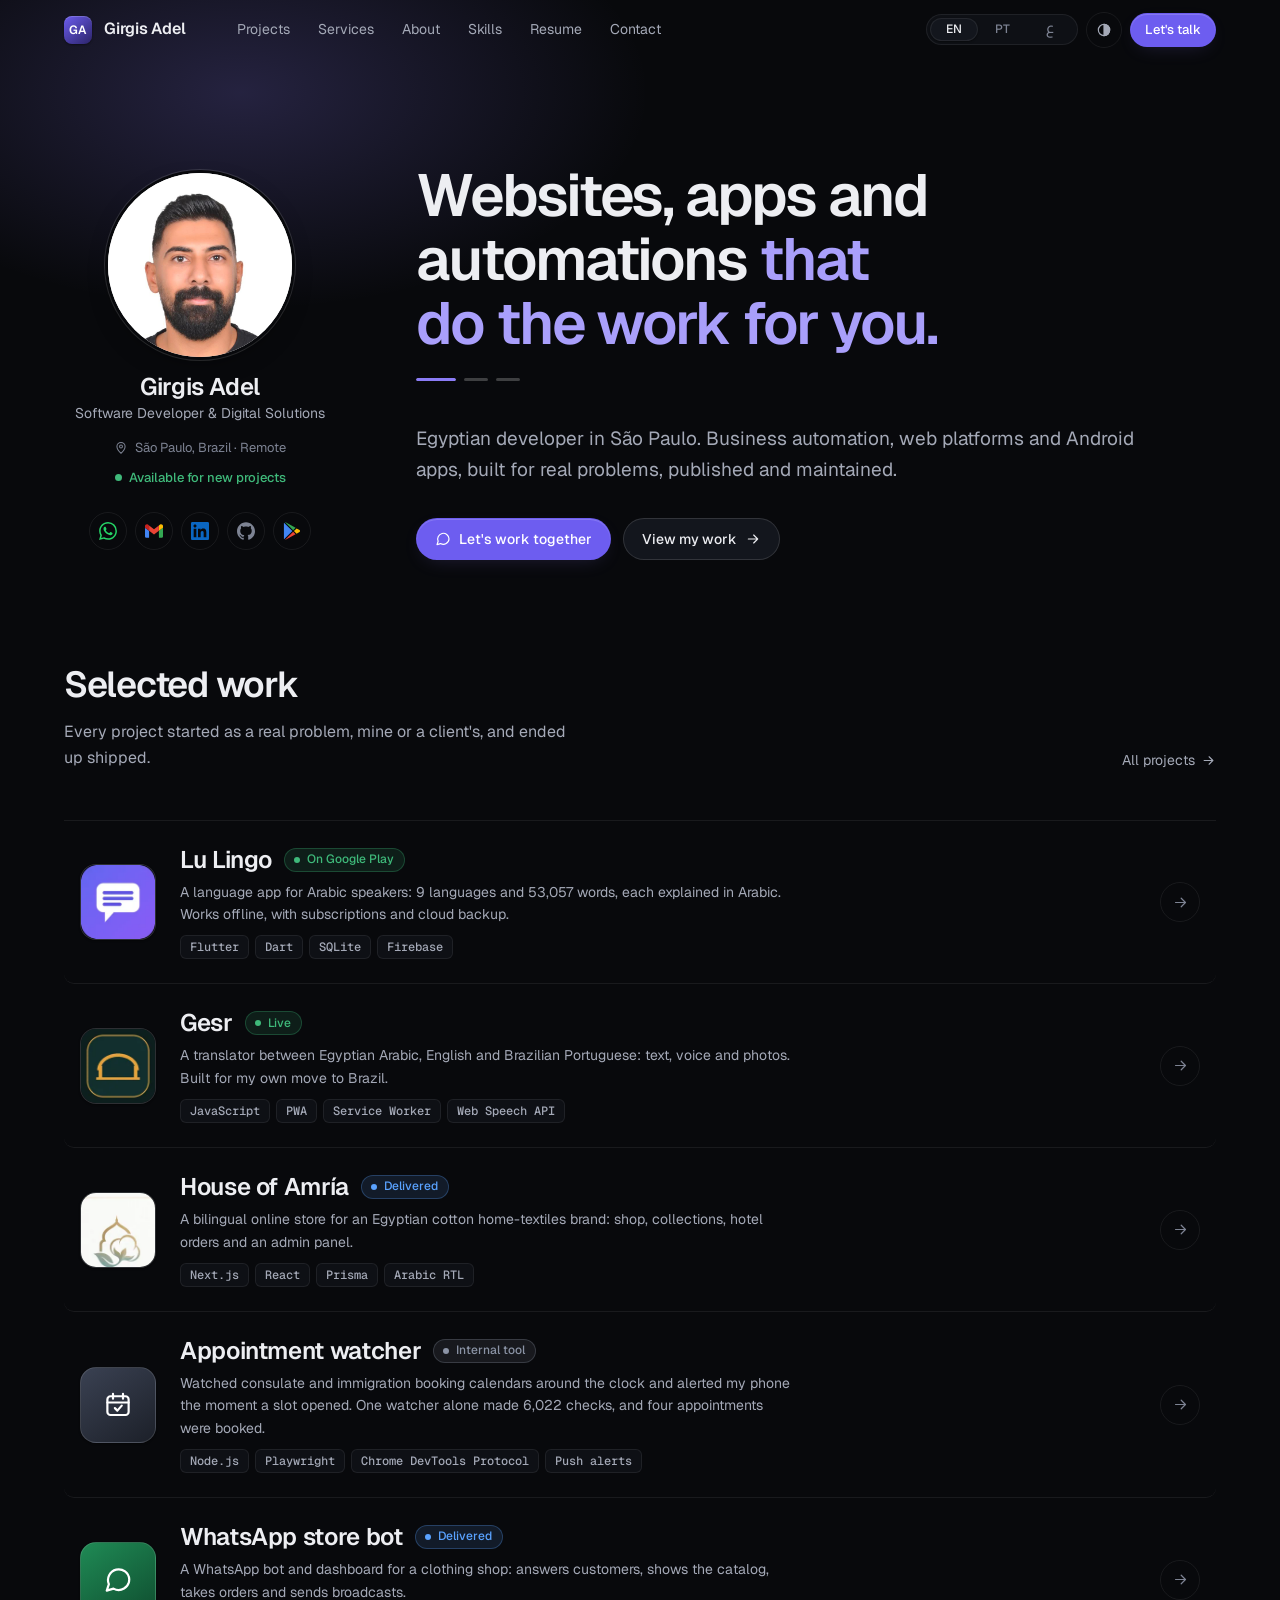
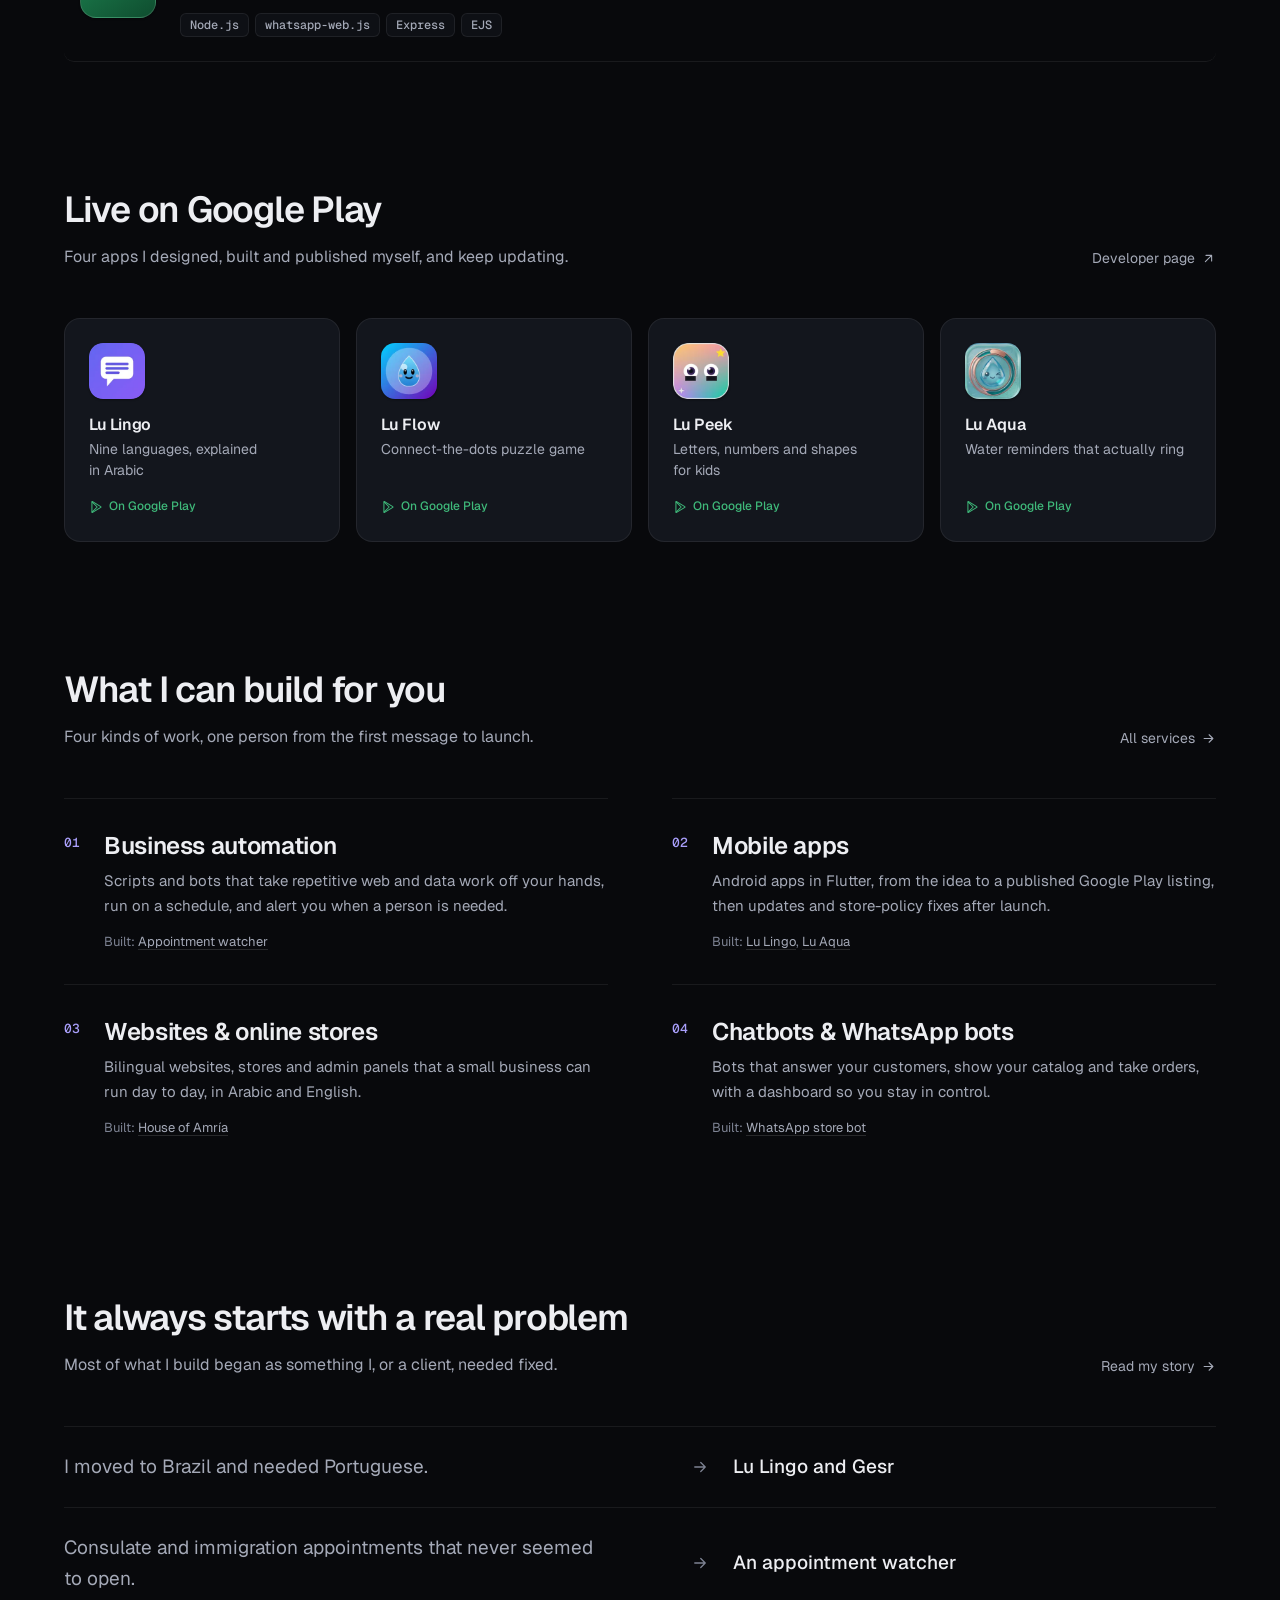
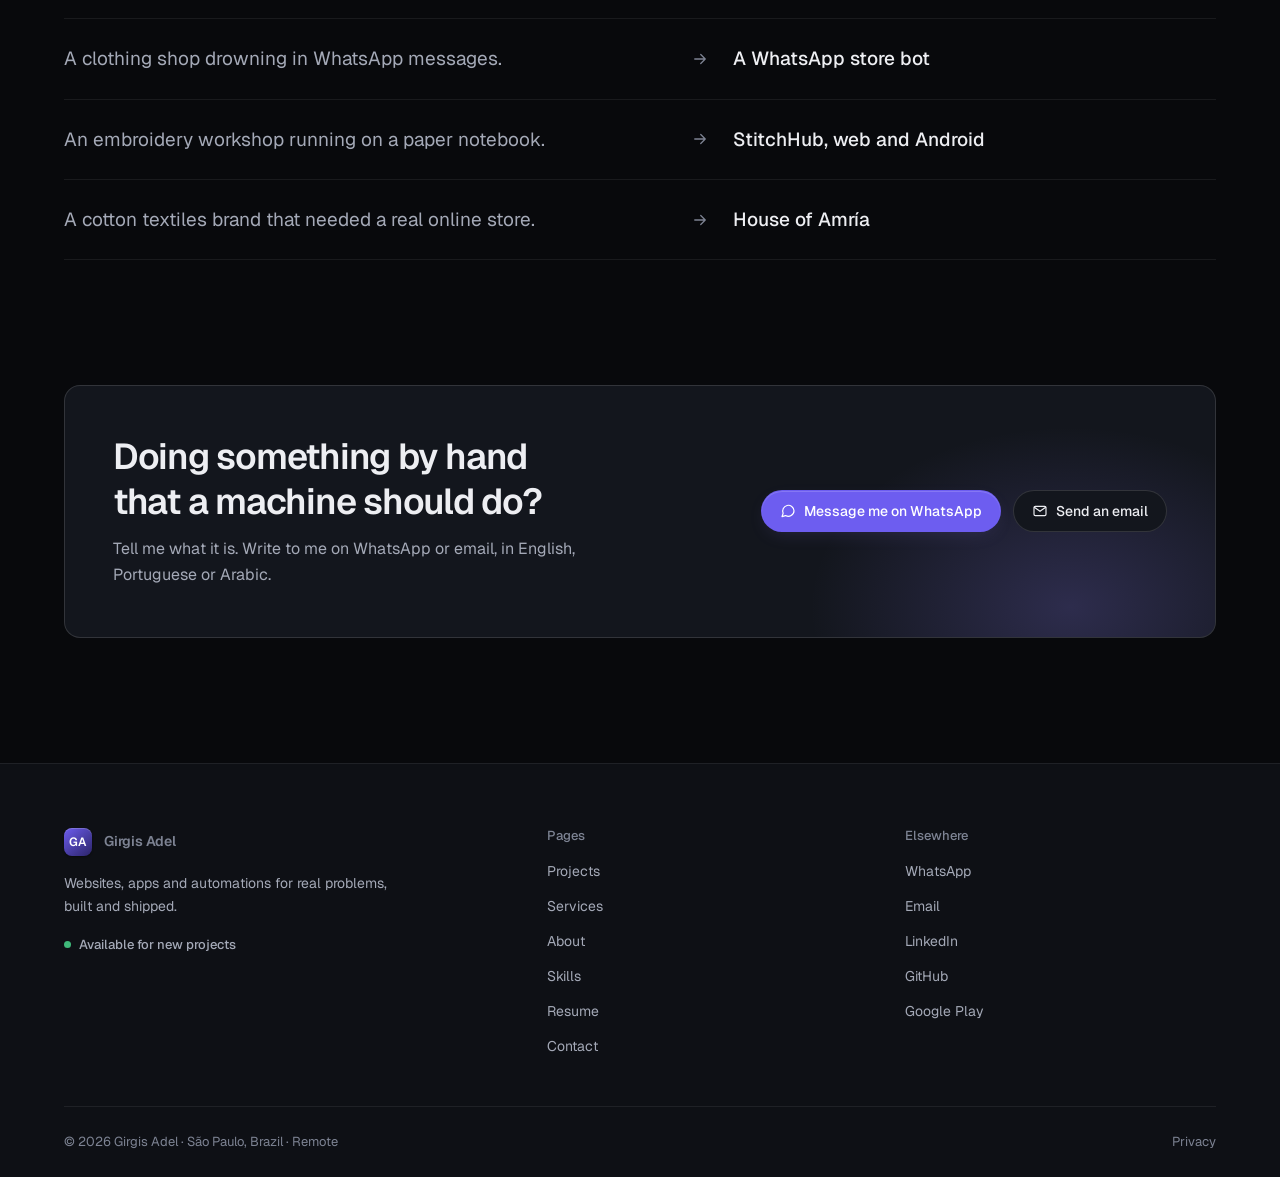
<file: index.html>
<!doctype html>
<html lang="en" dir="ltr">
<head>
<meta charset="utf-8">
<meta name="viewport" content="width=device-width, initial-scale=1">
<title>Girgis Adel · Websites, apps &amp; automation</title>
<meta name="description" content="Egyptian developer in São Paulo. Business automation, web platforms and Android apps, built for real problems, published and maintained.">
<meta name="theme-color" content="#08090c">
<link rel="canonical" href="https://girgis2005.github.io/">
<meta property="og:type" content="website">
<meta property="og:site_name" content="Girgis Adel">
<meta property="og:title" content="Girgis Adel · Websites, apps &amp; automation">
<meta property="og:description" content="Egyptian developer in São Paulo. Business automation, web platforms and Android apps, built for real problems, published and maintained.">
<!-- seo:start -->
<meta property="og:url" content="https://girgis2005.github.io/">
<meta property="og:image" content="https://girgis2005.github.io/assets/images/og-image.png">
<meta property="og:image:width" content="1200">
<meta property="og:image:height" content="630">
<meta property="og:image:alt" content="Girgis Adel — websites, apps and automations">
<meta property="og:locale" content="en_US">
<meta property="og:locale:alternate" content="pt_BR">
<meta property="og:locale:alternate" content="ar_AR">
<meta name="twitter:card" content="summary_large_image">
<script type="application/ld+json">{"@context":"https://schema.org","@type":"Person","name":"Girgis Adel","alternateName":"جرجس عادل","url":"https://girgis2005.github.io","image":"https://girgis2005.github.io/assets/images/girgis-adel.jpg","jobTitle":"Software Developer","address":{"@type":"PostalAddress","addressLocality":"São Paulo","addressCountry":"BR"},"email":"mailto:gogy.bairy@gmail.com","knowsLanguage":["ar","en","pt"],"sameAs":["https://github.com/Girgis2005","https://www.linkedin.com/in/girgis-adel-dev","https://play.google.com/store/apps/developer?id=Lu+Games+Cy"]}</script>
<link rel="apple-touch-icon" href="/assets/icons/apple-touch-icon.png">
<!-- seo:end -->
<link rel="icon" href="/assets/icons/favicon.svg" type="image/svg+xml">
<script>/* pre-paint: theme + language before first frame (no flash) */(function(){try{var d=document.documentElement,q=new URLSearchParams(location.search).get('lang'),l=q||localStorage.getItem('lang')||(navigator.languages||[navigator.language]).find(function(x){return/^(en|pt|ar)/i.test(x)}),t=localStorage.getItem('theme'),h=new Date().getHours();if(t==='light'||(t!=='dark'&&h>=7&&h<19))d.dataset.theme='light';d.dataset.themeMode=t==='light'||t==='dark'?t:'auto';if(l&&/^(pt|ar)/i.test(l)){d.classList.add('i18n-pending');if(/^ar/i.test(l)){d.lang='ar';d.dir='rtl'}else d.lang='pt-BR'}}catch(e){}})();</script>
<link rel="preconnect" href="https://fonts.googleapis.com">
<link rel="preconnect" href="https://fonts.gstatic.com" crossorigin>
<link rel="stylesheet" href="https://fonts.googleapis.com/css2?family=Geist:wght@400;500;600;700&family=Geist+Mono:wght@400;500&family=Cairo:wght@400;500;600;700&display=swap">
<link rel="stylesheet" href="/css/tokens.css">
<link rel="stylesheet" href="/css/base.css">
<link rel="stylesheet" href="/css/layout.css">
<link rel="stylesheet" href="/css/components.css">
<link rel="stylesheet" href="/css/pages.css">
<link rel="stylesheet" href="/css/animations.css">
<script type="module" src="/js/main.js"></script>
</head>
<body data-page="home" data-title="meta.home.title" data-description="meta.home.description">
<a class="skip-link" href="#main" data-i18n="common.skip">Skip to content</a>
<header id="site-header" class="nav"></header>

<main id="main" tabindex="-1">
  <section class="hero hero--split">
    <div class="container hero__in">
      <div class="hero__side">
      <div class="profile rise" style="--i:0">
        <img class="avatar avatar--hero" src="/assets/images/girgis-adel.jpg" width="184" height="184" alt="Photo of Girgis Adel" data-i18n-attr="alt:home.hero.photoAlt" fetchpriority="high">
        <div>
          <p class="profile__name" data-i18n="site.name">Girgis Adel</p>
          <p class="profile__role" data-i18n="home.hero.role">Software Developer &amp; Digital Solutions</p>
        </div>
        <div class="profile__meta">
          <span><svg viewBox="0 0 24 24" fill="none" stroke="currentColor" stroke-width="1.75" stroke-linecap="round" stroke-linejoin="round" aria-hidden="true"><path d="M12 21s-7-6.2-7-11.5a7 7 0 0 1 14 0C19 14.8 12 21 12 21z"/><circle cx="12" cy="9.5" r="2.5"/></svg><span data-i18n="common.location">São Paulo, Brazil · Remote</span></span>
          <span class="status-pill"><span class="pulse" aria-hidden="true"></span><span data-i18n="common.available">Available for new projects</span></span>
        </div>
      </div>
      <nav class="quick rise" style="--i:1" aria-label="Contact links" data-i18n-attr="aria-label:home.hero.links">
        <a data-link="whatsapp" aria-label="WhatsApp" target="_blank" rel="noopener"><svg class="brand" viewBox="0 0 24 24" aria-hidden="true" focusable="false"><path fill="#25D366" d="M17.472 14.382c-.297-.149-1.758-.867-2.03-.967-.273-.099-.471-.148-.67.15-.197.297-.767.966-.94 1.164-.173.199-.347.223-.644.075-.297-.15-1.255-.463-2.39-1.475-.883-.788-1.48-1.761-1.653-2.059-.173-.297-.018-.458.13-.606.134-.133.298-.347.446-.52.149-.174.198-.298.298-.497.099-.198.05-.371-.025-.52-.075-.149-.669-1.612-.916-2.207-.242-.579-.487-.5-.669-.51-.173-.008-.371-.01-.57-.01-.198 0-.52.074-.792.372-.272.297-1.04 1.016-1.04 2.479 0 1.462 1.065 2.875 1.213 3.074.149.198 2.096 3.2 5.077 4.487.709.306 1.262.489 1.694.625.712.227 1.36.195 1.871.118.571-.085 1.758-.719 2.006-1.413.248-.694.248-1.289.173-1.413-.074-.124-.272-.198-.57-.347m-5.421 7.403h-.004a9.87 9.87 0 01-5.031-1.378l-.361-.214-3.741.982.998-3.648-.235-.374a9.86 9.86 0 01-1.51-5.26c.001-5.45 4.436-9.884 9.888-9.884 2.64 0 5.122 1.03 6.988 2.898a9.825 9.825 0 012.893 6.994c-.003 5.45-4.437 9.884-9.885 9.884m8.413-18.297A11.815 11.815 0 0012.05 0C5.495 0 .16 5.335.157 11.892c0 2.096.547 4.142 1.588 5.945L.057 24l6.305-1.654a11.882 11.882 0 005.683 1.448h.005c6.554 0 11.89-5.335 11.893-11.893a11.821 11.821 0 00-3.48-8.413Z"/></svg></a>
        <a data-link="email" aria-label="Email"><svg class="brand" viewBox="52 42 88 66" aria-hidden="true" focusable="false"><path fill="#4285F4" d="M58 108h14V74L52 59v43c0 3.32 2.69 6 6 6"/><path fill="#34A853" d="M120 108h14c3.32 0 6-2.69 6-6V59l-20 15"/><path fill="#FBBC04" d="M120 48v26l20-15v-8c0-7.42-8.47-11.65-14.4-7.2"/><path fill="#EA4335" d="M72 74V48l24 18 24-18v26L96 92"/><path fill="#C5221F" d="M52 51v8l20 15V48l-5.6-4.2c-5.94-4.45-14.4-.22-14.4 7.2"/></svg></a>
        <a data-link="linkedin" aria-label="LinkedIn" target="_blank" rel="noopener"><svg class="brand" viewBox="0 0 24 24" aria-hidden="true" focusable="false"><path class="brand-li" fill="#0A66C2" d="M20.447 20.452h-3.554v-5.569c0-1.328-.027-3.037-1.852-3.037-1.853 0-2.136 1.445-2.136 2.939v5.667H9.351V9h3.414v1.561h.046c.477-.9 1.637-1.85 3.37-1.85 3.601 0 4.267 2.37 4.267 5.455v6.286zM5.337 7.433c-1.144 0-2.063-.926-2.063-2.065 0-1.138.92-2.063 2.063-2.063 1.14 0 2.064.925 2.064 2.063 0 1.139-.925 2.065-2.064 2.065zm1.782 13.019H3.555V9h3.564v11.452zM22.225 0H1.771C.792 0 0 .774 0 1.729v20.542C0 23.227.792 24 1.771 24h20.451C23.2 24 24 23.227 24 22.271V1.729C24 .774 23.2 0 22.222 0h.003z"/></svg></a>
        <a data-link="github" aria-label="GitHub" target="_blank" rel="noopener"><svg class="brand" viewBox="0 0 24 24" aria-hidden="true" focusable="false"><path fill="currentColor" d="M12 .297c-6.63 0-12 5.373-12 12 0 5.303 3.438 9.8 8.205 11.385.6.113.82-.258.82-.577 0-.285-.01-1.04-.015-2.04-3.338.724-4.042-1.61-4.042-1.61C4.422 18.07 3.633 17.7 3.633 17.7c-1.087-.744.084-.729.084-.729 1.205.084 1.838 1.236 1.838 1.236 1.07 1.835 2.809 1.305 3.495.998.108-.776.417-1.305.76-1.605-2.665-.3-5.466-1.332-5.466-5.93 0-1.31.465-2.38 1.235-3.22-.135-.303-.54-1.523.105-3.176 0 0 1.005-.322 3.3 1.23.96-.267 1.98-.399 3-.405 1.02.006 2.04.138 3 .405 2.28-1.552 3.285-1.23 3.285-1.23.645 1.653.24 2.873.12 3.176.765.84 1.23 1.91 1.23 3.22 0 4.61-2.805 5.625-5.475 5.92.42.36.81 1.096.81 2.22 0 1.606-.015 2.896-.015 3.286 0 .315.21.69.825.57C20.565 22.092 24 17.592 24 12.297c0-6.627-5.373-12-12-12"/></svg></a>
        <a data-link="play" aria-label="Google Play" target="_blank" rel="noopener"><svg class="brand" viewBox="0 0 24 24" aria-hidden="true" focusable="false"><path fill="#FBBC04" d="M22.018 13.298l-3.919 2.218-3.515-3.493 3.543-3.521 3.891 2.202a1.49 1.49 0 0 1 0 2.594z"/><path fill="#4285F4" d="M1.337.924a1.486 1.486 0 0 0-.112.568v21.017c0 .217.045.419.124.6l11.155-11.087L1.337.924z"/><path fill="#34A853" d="M13.544 10.989l3.258-3.238L3.45.195a1.466 1.466 0 0 0-.946-.179l11.04 10.973z"/><path fill="#EA4335" d="M13.544 13.056l-11 10.933c.298.036.612-.016.906-.183l13.324-7.54-3.23-3.21z"/></svg></a>
      </nav>
      </div>
      <div class="hero__main">
      <h1 class="hero__title rise" style="--i:1">
        <span class="visually-hidden" data-i18n="home.hero.titlePlain">Websites, apps and automations that do the work for you.</span>
        <span class="rotator" aria-hidden="true">
          <span class="rotator__item is-active" data-i18n-html="home.hero.rotate.b">Websites, apps and automations <em>that do the work for you.</em></span>
          <span class="rotator__item" data-i18n-html="home.hero.rotate.c">I turn manual work into <em>software that runs itself.</em></span>
          <span class="rotator__item" data-i18n-html="home.hero.rotate.a">I build the tools I wish existed, <em>then I ship them.</em></span>
        </span>
      </h1>
      <div class="rotator__dots rise" style="--i:2" aria-hidden="true"><button type="button" tabindex="-1" class="is-active"><span></span></button><button type="button" tabindex="-1"><span></span></button><button type="button" tabindex="-1"><span></span></button></div>
      <p class="lead rise" style="--i:2" data-i18n="home.hero.lead">Egyptian developer in São Paulo. Business automation, web platforms and Android apps, built for real problems, published and maintained.</p>
      <div class="hero__cta rise" style="--i:3">
        <div class="pick" data-pick>
          <button class="btn btn--primary" type="button" data-pick-btn aria-expanded="false" aria-controls="hero-contact"><svg viewBox="0 0 24 24" fill="none" stroke="currentColor" stroke-width="1.75" stroke-linecap="round" stroke-linejoin="round" aria-hidden="true"><path d="M21 11.5a8.5 8.5 0 0 1-12.6 7.4L3 20.5l1.7-5.2A8.5 8.5 0 1 1 21 11.5z"/></svg><span data-i18n="home.hero.cta1">Let's work together</span></button>
          <div class="pick__menu" id="hero-contact" role="group" data-i18n-attr="aria-label:pick.label" aria-label="How would you like to reach me?" hidden>
            <a data-link="whatsapp" target="_blank" rel="noopener"><svg class="pick__wa" viewBox="0 0 24 24" fill="none" stroke="currentColor" stroke-width="1.75" stroke-linecap="round" stroke-linejoin="round" aria-hidden="true"><path d="M21 11.5a8.5 8.5 0 0 1-12.6 7.4L3 20.5l1.7-5.2A8.5 8.5 0 1 1 21 11.5z"/></svg><span><span data-i18n="pick.wa">WhatsApp</span><small data-i18n="pick.waHint">Usually the fastest reply</small></span></a>
            <a data-link="email" data-mail-subject="pick.mailSubject"><svg viewBox="0 0 24 24" fill="none" stroke="currentColor" stroke-width="1.75" stroke-linecap="round" stroke-linejoin="round" aria-hidden="true"><rect x="3" y="5" width="18" height="14" rx="2"/><path d="m3.5 6.5 8.5 6 8.5-6"/></svg><span><span data-i18n="pick.email">Email</span><small><bdi dir="ltr" data-site="email">gogy.bairy@gmail.com</bdi></small></span></a>
            <a href="/contact.html"><svg viewBox="0 0 24 24" fill="none" stroke="currentColor" stroke-width="1.75" stroke-linecap="round" stroke-linejoin="round" aria-hidden="true"><rect x="5" y="3.5" width="14" height="17" rx="2"/><path d="M9 8h6M9 12h6M9 16h4"/></svg><span><span data-i18n="pick.form">Contact form</span><small data-i18n="pick.formHint">Tell me about your project</small></span></a>
          </div>
        </div>
        <a class="btn btn--secondary" href="/projects.html"><span data-i18n="home.hero.cta2">View my work</span><svg class="flip" viewBox="0 0 24 24" fill="none" stroke="currentColor" stroke-width="1.75" stroke-linecap="round" stroke-linejoin="round" aria-hidden="true"><path d="M5 12h14M13 6l6 6-6 6"/></svg></a>
      </div>
      </div>
    </div>
  </section>

  <!-- 1. Selected work (rows rendered from data/projects.js) -->
  <section class="section section--first" id="work" aria-labelledby="work-title">
    <div class="container">
      <div class="section-head">
        <div>
          <h2 id="work-title" data-i18n="home.work.title">Selected work</h2>
          <p data-i18n="home.work.sub">Every project started as a real problem, mine or a client's, and ended up shipped.</p>
        </div>
        <a class="link-arrow" href="/projects.html"><span data-i18n="home.work.all">All projects</span><svg class="flip" viewBox="0 0 24 24" fill="none" stroke="currentColor" stroke-width="1.75" stroke-linecap="round" stroke-linejoin="round" aria-hidden="true"><path d="M5 12h14M13 6l6 6-6 6"/></svg></a>
      </div>
      <ul class="plist" data-projects="featured"></ul>
    </div>
  </section>

  <!-- 2. Live on Google Play -->
  <section class="section" aria-labelledby="play-title">
    <div class="container">
      <div class="section-head">
        <div>
          <h2 id="play-title" data-i18n="home.play.title">Live on Google Play</h2>
          <p data-i18n="home.play.sub">Four apps I designed, built and published myself, and keep updating.</p>
        </div>
        <a class="link-arrow" data-link="play" target="_blank" rel="noopener"><span data-i18n="home.play.all">Developer page</span><svg viewBox="0 0 24 24" fill="none" stroke="currentColor" stroke-width="1.75" stroke-linecap="round" stroke-linejoin="round" aria-hidden="true"><path d="M7 17L17 7M8 7h9v9"/></svg></a>
      </div>
      <ul class="apps" data-projects="play"></ul>
    </div>
  </section>

  <!-- 3. What I do -->
  <section class="section" aria-labelledby="services-title">
    <div class="container">
      <div class="section-head">
        <div>
          <h2 id="services-title" data-i18n="home.services.title">What I can build for you</h2>
          <p data-i18n="home.services.sub">Four kinds of work, one person from the first message to launch.</p>
        </div>
        <a class="link-arrow" href="/services.html"><span data-i18n="home.services.all">All services</span><svg class="flip" viewBox="0 0 24 24" fill="none" stroke="currentColor" stroke-width="1.75" stroke-linecap="round" stroke-linejoin="round" aria-hidden="true"><path d="M5 12h14M13 6l6 6-6 6"/></svg></a>
      </div>
      <ol class="offers">
        <li class="offer">
          <span class="offer__n" aria-hidden="true">01</span>
          <h3 data-i18n="home.services.s1.title">Business automation</h3>
          <p data-i18n="home.services.s1.text">Scripts and bots that take repetitive web and data work off your hands, run on a schedule, and alert you when a person is needed.</p>
          <p class="offer__proof"><span data-i18n="home.services.proof">Built:</span> <a href="/project.html?slug=appointment-watcher" data-i18n="home.services.s1.proof">Appointment watcher</a></p>
        </li>
        <li class="offer">
          <span class="offer__n" aria-hidden="true">02</span>
          <h3 data-i18n="home.services.s2.title">Mobile apps</h3>
          <p data-i18n="home.services.s2.text">Android apps in Flutter, from the idea to a published Google Play listing, then updates and store-policy fixes after launch.</p>
          <p class="offer__proof"><span data-i18n="home.services.proof">Built:</span> <a href="/project.html?slug=lu-lingo">Lu Lingo</a>, <a href="/project.html?slug=lu-aqua">Lu Aqua</a></p>
        </li>
        <li class="offer">
          <span class="offer__n" aria-hidden="true">03</span>
          <h3 data-i18n="home.services.s3.title">Websites &amp; online stores</h3>
          <p data-i18n="home.services.s3.text">Bilingual websites, stores and admin panels that a small business can run day to day, in Arabic and English.</p>
          <p class="offer__proof"><span data-i18n="home.services.proof">Built:</span> <a href="/project.html?slug=house-of-amria" data-i18n="home.services.s3.proof">House of Amría</a></p>
        </li>
        <li class="offer">
          <span class="offer__n" aria-hidden="true">04</span>
          <h3 data-i18n="home.services.s4.title">Chatbots &amp; WhatsApp bots</h3>
          <p data-i18n="home.services.s4.text">Bots that answer your customers, show your catalog and take orders, with a dashboard so you stay in control.</p>
          <p class="offer__proof"><span data-i18n="home.services.proof">Built:</span> <a href="/project.html?slug=whatsapp-store-bot" data-i18n="home.services.s4.proof">WhatsApp store bot</a></p>
        </li>
      </ol>
    </div>
  </section>

  <!-- 4. The story: problem → what I built -->
  <section class="section" aria-labelledby="story-title">
    <div class="container">
      <div class="section-head">
        <div>
          <h2 id="story-title" data-i18n="home.story.title">It always starts with a real problem</h2>
          <p data-i18n="home.story.sub">Most of what I build began as something I, or a client, needed fixed.</p>
        </div>
        <a class="link-arrow" href="/about.html"><span data-i18n="home.story.all">Read my story</span><svg class="flip" viewBox="0 0 24 24" fill="none" stroke="currentColor" stroke-width="1.75" stroke-linecap="round" stroke-linejoin="round" aria-hidden="true"><path d="M5 12h14M13 6l6 6-6 6"/></svg></a>
      </div>
      <ol class="ledger">
        <li><p class="ledger__problem" data-i18n="home.story.r1.problem">I moved to Brazil and needed Portuguese.</p><span class="ledger__arrow" aria-hidden="true"><svg class="flip" viewBox="0 0 24 24" fill="none" stroke="currentColor" stroke-width="1.75" stroke-linecap="round" stroke-linejoin="round"><path d="M5 12h14M13 6l6 6-6 6"/></svg></span><p class="ledger__built"><a href="/project.html?slug=lu-lingo" data-i18n="home.story.r1.built">Lu Lingo and Gesr</a></p></li>
        <li><p class="ledger__problem" data-i18n="home.story.r2.problem">An immigration appointment that never seemed to open.</p><span class="ledger__arrow" aria-hidden="true"><svg class="flip" viewBox="0 0 24 24" fill="none" stroke="currentColor" stroke-width="1.75" stroke-linecap="round" stroke-linejoin="round"><path d="M5 12h14M13 6l6 6-6 6"/></svg></span><p class="ledger__built"><a href="/project.html?slug=appointment-watcher" data-i18n="home.story.r2.built">An appointment watcher</a></p></li>
        <li><p class="ledger__problem" data-i18n="home.story.r3.problem">A clothing shop drowning in WhatsApp messages.</p><span class="ledger__arrow" aria-hidden="true"><svg class="flip" viewBox="0 0 24 24" fill="none" stroke="currentColor" stroke-width="1.75" stroke-linecap="round" stroke-linejoin="round"><path d="M5 12h14M13 6l6 6-6 6"/></svg></span><p class="ledger__built"><a href="/project.html?slug=whatsapp-store-bot" data-i18n="home.story.r3.built">A WhatsApp store bot</a></p></li>
        <li><p class="ledger__problem" data-i18n="home.story.r4.problem">An embroidery workshop running on a paper notebook.</p><span class="ledger__arrow" aria-hidden="true"><svg class="flip" viewBox="0 0 24 24" fill="none" stroke="currentColor" stroke-width="1.75" stroke-linecap="round" stroke-linejoin="round"><path d="M5 12h14M13 6l6 6-6 6"/></svg></span><p class="ledger__built"><a href="/project.html?slug=stitchhub" data-i18n="home.story.r4.built">StitchHub, web and Android</a></p></li>
        <li><p class="ledger__problem" data-i18n="home.story.r5.problem">A cotton textiles brand that needed a real online store.</p><span class="ledger__arrow" aria-hidden="true"><svg class="flip" viewBox="0 0 24 24" fill="none" stroke="currentColor" stroke-width="1.75" stroke-linecap="round" stroke-linejoin="round"><path d="M5 12h14M13 6l6 6-6 6"/></svg></span><p class="ledger__built"><a href="/project.html?slug=house-of-amria" data-i18n="home.story.r5.built">House of Amría</a></p></li>
      </ol>
    </div>
  </section>

  <!-- 4b. What clients say (data/testimonials.js; hidden until there is a real quote) -->
  <section class="section" id="voices" aria-labelledby="voices-title" hidden>
    <div class="container">
      <div class="section-head">
        <div>
          <h2 id="voices-title" data-i18n="home.voices.title">What clients say</h2>
          <p data-i18n="home.voices.sub">In their own words, about work I delivered.</p>
        </div>
      </div>
      <div class="voices" data-voices></div>
    </div>
  </section>

  <!-- 5. Contact band -->
  <section class="section" aria-labelledby="cta-title">
    <div class="container">
      <div class="cta-band">
        <div>
          <h2 id="cta-title" data-i18n="cta.title">Doing something by hand that a machine should do?</h2>
          <p data-i18n="cta.text">Tell me what it is. Write to me on WhatsApp or email, in English, Portuguese or Arabic.</p>
        </div>
        <div class="cta-band__actions">
          <a class="btn btn--primary" data-link="whatsapp" target="_blank" rel="noopener"><svg viewBox="0 0 24 24" fill="none" stroke="currentColor" stroke-width="1.75" stroke-linecap="round" stroke-linejoin="round" aria-hidden="true"><path d="M21 11.5a8.5 8.5 0 0 1-12.6 7.4L3 20.5l1.7-5.2A8.5 8.5 0 1 1 21 11.5z"/></svg><span data-i18n="cta.whatsapp">Message me on WhatsApp</span></a>
          <a class="btn btn--secondary" data-link="email"><svg viewBox="0 0 24 24" fill="none" stroke="currentColor" stroke-width="1.75" stroke-linecap="round" stroke-linejoin="round" aria-hidden="true"><rect x="3" y="5" width="18" height="14" rx="2"/><path d="m3.5 6.5 8.5 6 8.5-6"/></svg><span data-i18n="cta.email">Send an email</span></a>
        </div>
      </div>
    </div>
  </section>
</main>

<footer id="site-footer" class="foot"></footer>
<!-- Cloudflare Web Analytics: privacy-first visit counts, no cookies. Only on the real site, so local previews and tests are not counted. --><script>if(location.hostname==='girgis2005.github.io'){var s=document.createElement('script');s.defer=true;s.src='https://static.cloudflareinsights.com/beacon.min.js';s.dataset.cfBeacon='{"token": "c31b48213b994e10bd501edd354af240"}';document.body.appendChild(s)}</script>
</body>
</html>
</file>
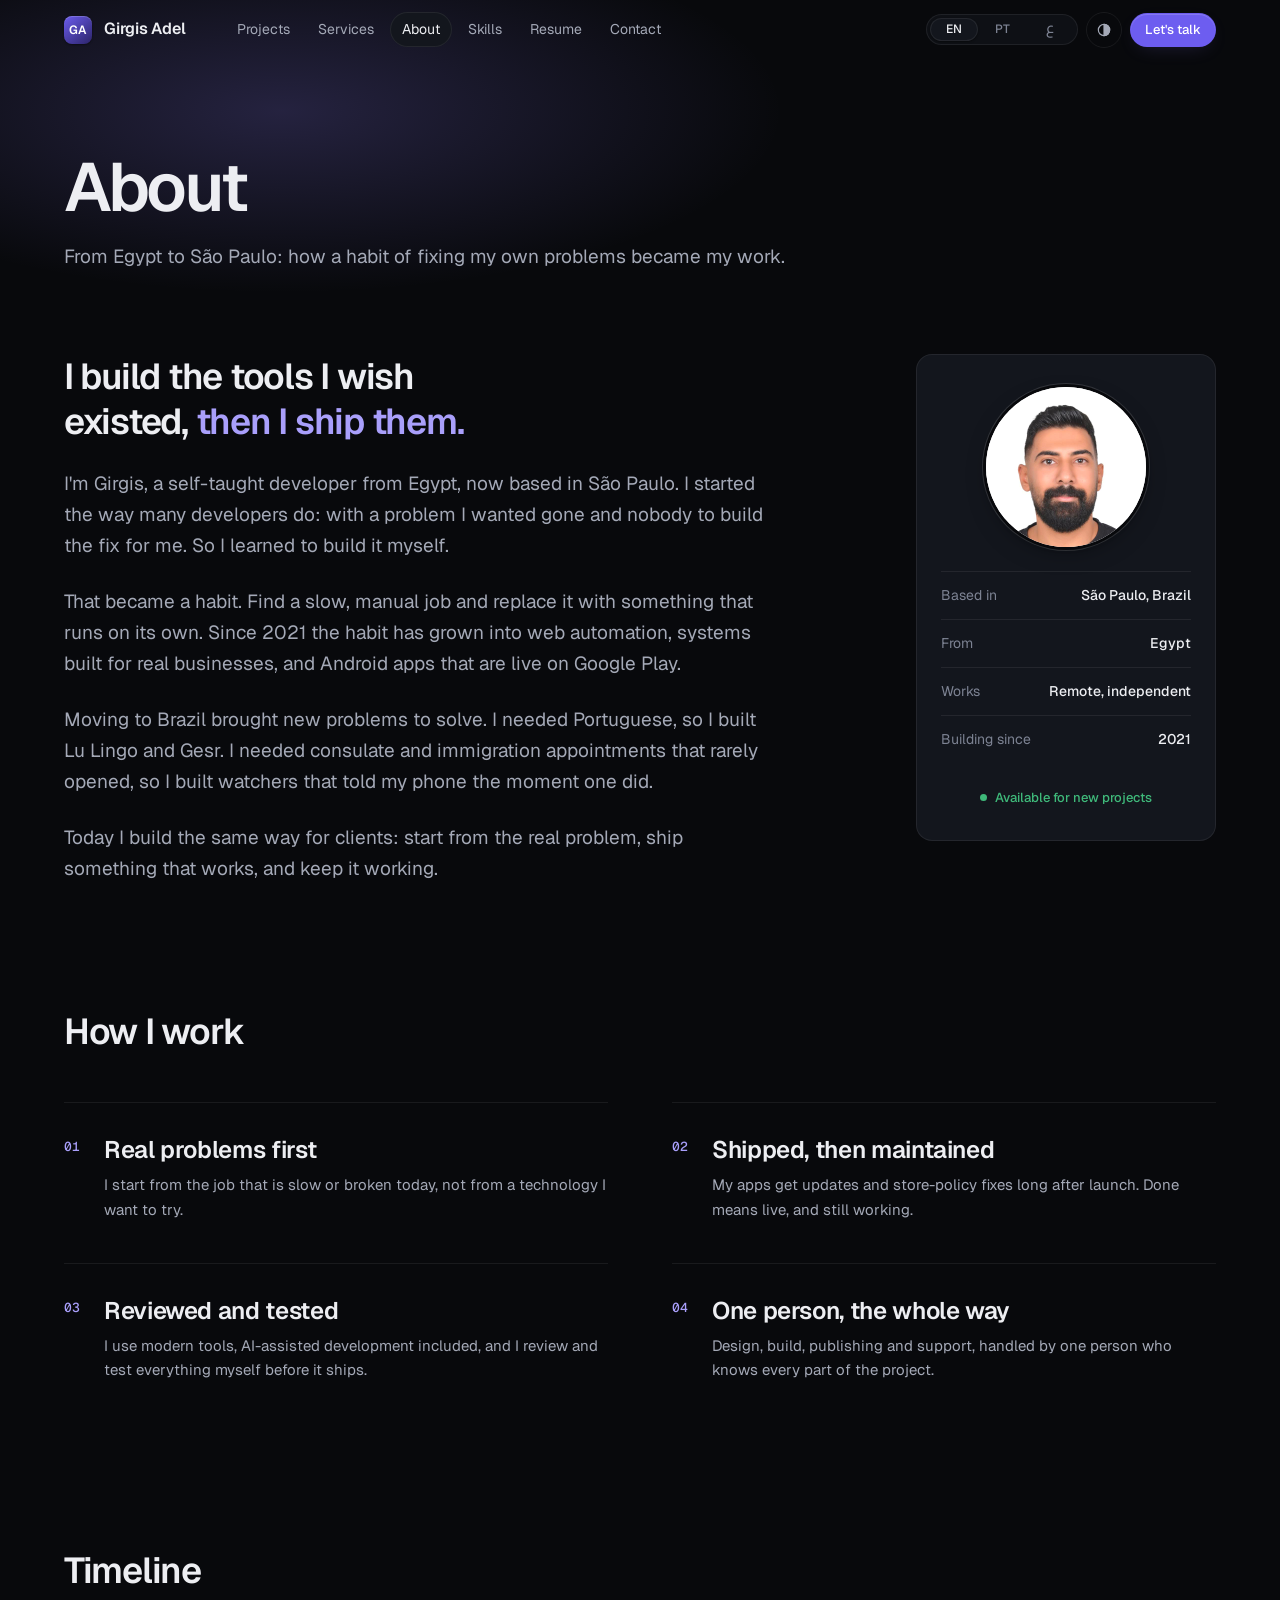
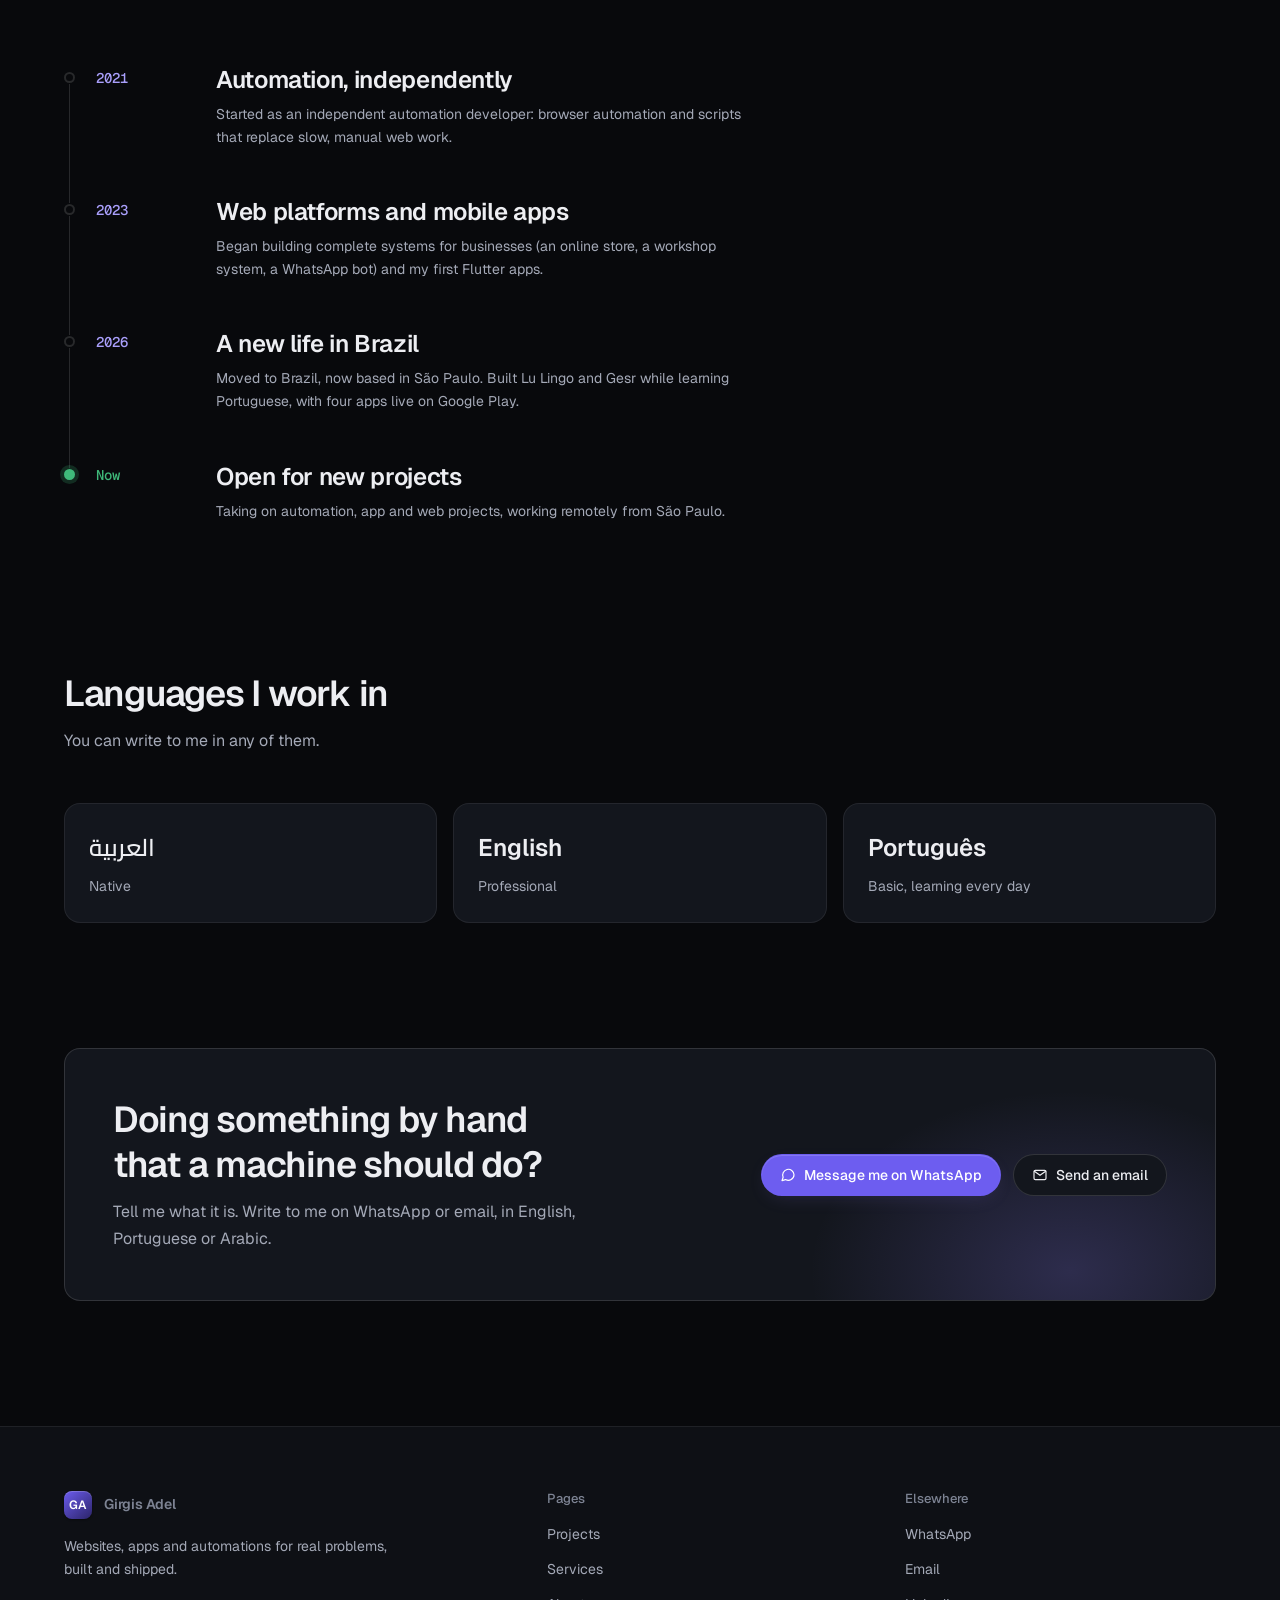
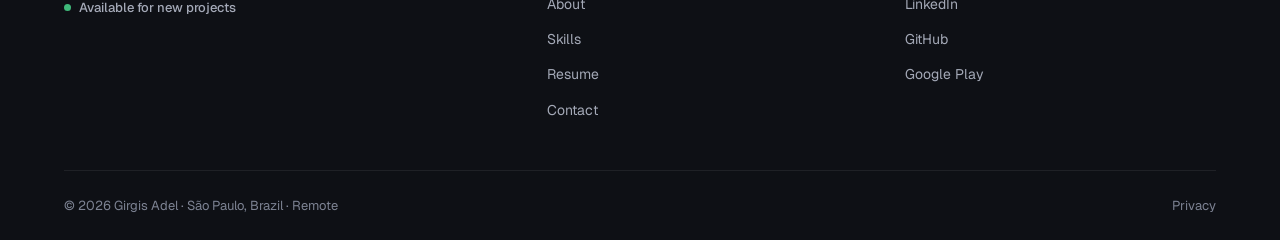
<file: about.html>
<!doctype html>
<html lang="en" dir="ltr">
<head>
<meta charset="utf-8">
<meta name="viewport" content="width=device-width, initial-scale=1">
<title>About · Girgis Adel</title>
<meta name="description" content="From Egypt to São Paulo: the story behind the work, and how I build.">
<meta name="theme-color" content="#08090c">
<link rel="canonical" href="https://girgis2005.github.io/about.html">
<meta property="og:type" content="website">
<meta property="og:site_name" content="Girgis Adel">
<meta property="og:title" content="About · Girgis Adel">
<meta property="og:description" content="From Egypt to São Paulo: the story behind the work, and how I build.">
<!-- seo:start -->
<meta property="og:url" content="https://girgis2005.github.io/about.html">
<meta property="og:image" content="https://girgis2005.github.io/assets/images/og-image.png">
<meta property="og:image:width" content="1200">
<meta property="og:image:height" content="630">
<meta property="og:image:alt" content="Girgis Adel — websites, apps and automations">
<meta property="og:locale" content="en_US">
<meta property="og:locale:alternate" content="pt_BR">
<meta property="og:locale:alternate" content="ar_AR">
<meta name="twitter:card" content="summary_large_image">
<link rel="apple-touch-icon" href="/assets/icons/apple-touch-icon.png">
<!-- seo:end -->
<link rel="icon" href="/assets/icons/favicon.svg" type="image/svg+xml">
<script>/* pre-paint: theme + language before first frame (no flash) */(function(){try{var d=document.documentElement,q=new URLSearchParams(location.search).get('lang'),l=q||localStorage.getItem('lang')||(navigator.languages||[navigator.language]).find(function(x){return/^(en|pt|ar)/i.test(x)}),t=localStorage.getItem('theme'),h=new Date().getHours();if(t==='light'||(t!=='dark'&&h>=7&&h<19))d.dataset.theme='light';d.dataset.themeMode=t==='light'||t==='dark'?t:'auto';if(l&&/^(pt|ar)/i.test(l)){d.classList.add('i18n-pending');if(/^ar/i.test(l)){d.lang='ar';d.dir='rtl'}else d.lang='pt-BR'}}catch(e){}})();</script>
<link rel="preconnect" href="https://fonts.googleapis.com">
<link rel="preconnect" href="https://fonts.gstatic.com" crossorigin>
<link rel="stylesheet" href="https://fonts.googleapis.com/css2?family=Geist:wght@400;500;600;700&family=Geist+Mono:wght@400;500&family=Cairo:wght@400;500;600;700&display=swap">
<link rel="stylesheet" href="/css/tokens.css">
<link rel="stylesheet" href="/css/base.css">
<link rel="stylesheet" href="/css/layout.css">
<link rel="stylesheet" href="/css/components.css">
<link rel="stylesheet" href="/css/pages.css">
<link rel="stylesheet" href="/css/animations.css">
<script type="module" src="/js/main.js"></script>
</head>
<body data-page="about" data-title="meta.about.title" data-description="meta.about.description">
<a class="skip-link" href="#main" data-i18n="common.skip">Skip to content</a>
<header id="site-header" class="nav"></header>

<main id="main" tabindex="-1">
  <section class="page-head">
    <div class="container">
      <h1 class="rise" style="--i:0" data-i18n="pages.about.title">About</h1>
      <p class="lead rise" style="--i:1" data-i18n="pages.about.lead">From Egypt to São Paulo: how a habit of fixing my own problems became my work.</p>
    </div>
  </section>
  <!-- 1. The story -->
  <section class="section section--first" aria-labelledby="story-title">
    <div class="container about">
      <div class="about__text prose">
        <h2 id="story-title" data-i18n-html="about.story.title">I build the tools I wish existed, <em>then I ship them.</em></h2>
        <p data-i18n="about.story.p1">I'm Girgis, a self-taught developer from Egypt, now based in São Paulo. I started the way many developers do: with a problem I wanted gone and nobody to build the fix for me. So I learned to build it myself.</p>
        <p data-i18n="about.story.p2">That became a habit. Find a slow, manual job and replace it with something that runs on its own. Since 2021 the habit has grown into web automation, systems that real businesses run on, and Android apps that are live on Google Play.</p>
        <p data-i18n="about.story.p3">Moving to Brazil gave me new problems to solve. I needed Portuguese, so I built Lu Lingo and Gesr. I needed an immigration appointment that never seemed to open, so I built a watcher that told my phone the moment one did.</p>
        <p data-i18n="about.story.p4">Today I build the same way for clients: start from the real problem, ship something that works, and keep it working.</p>
      </div>
      <aside class="about__card" aria-label="Quick facts" data-i18n-attr="aria-label:about.facts.label">
        <img class="avatar avatar--lg" src="/assets/images/girgis-adel.jpg" width="160" height="160" alt="Photo of Girgis Adel" data-i18n-attr="alt:home.hero.photoAlt" loading="lazy">
        <dl class="facts">
          <div><dt data-i18n="about.facts.basedT">Based in</dt><dd data-i18n="about.facts.based">São Paulo, Brazil</dd></div>
          <div><dt data-i18n="about.facts.fromT">From</dt><dd data-i18n="about.facts.from">Egypt</dd></div>
          <div><dt data-i18n="about.facts.workT">Works</dt><dd data-i18n="about.facts.work">Remote, independent</dd></div>
          <div><dt data-i18n="about.facts.sinceT">Building since</dt><dd>2021</dd></div>
        </dl>
        <p class="foot__avail"><span class="pulse" aria-hidden="true"></span><span data-i18n="common.available">Available for new projects</span></p>
      </aside>
    </div>
  </section>

  <!-- 2. How I work -->
  <section class="section" aria-labelledby="how-title">
    <div class="container">
      <div class="section-head"><div><h2 id="how-title" data-i18n="about.how.title">How I work</h2></div></div>
      <ol class="offers">
        <li class="offer"><span class="offer__n" aria-hidden="true">01</span><h3 data-i18n="about.how.h1.title">Real problems first</h3><p data-i18n="about.how.h1.text">I start from the job that is slow or broken today, not from a technology I want to try.</p></li>
        <li class="offer"><span class="offer__n" aria-hidden="true">02</span><h3 data-i18n="about.how.h2.title">Shipped, then maintained</h3><p data-i18n="about.how.h2.text">My apps get updates and store-policy fixes long after launch. Done means live, and still working.</p></li>
        <li class="offer"><span class="offer__n" aria-hidden="true">03</span><h3 data-i18n="about.how.h3.title">Reviewed and tested</h3><p data-i18n="about.how.h3.text">I use modern tools, AI-assisted development included, and I review and test everything myself before it ships.</p></li>
        <li class="offer"><span class="offer__n" aria-hidden="true">04</span><h3 data-i18n="about.how.h4.title">One person, the whole way</h3><p data-i18n="about.how.h4.text">Design, build, publishing and support, handled by one person who knows every part of the project.</p></li>
      </ol>
    </div>
  </section>

  <!-- 3. Timeline -->
  <section class="section" aria-labelledby="time-title">
    <div class="container">
      <div class="section-head"><div><h2 id="time-title" data-i18n="about.time.title">Timeline</h2></div></div>
      <ol class="timeline">
        <li><span class="timeline__year">2021</span><div><h3 data-i18n="about.time.t1.title">Automation, independently</h3><p data-i18n="about.time.t1.text">Started as an independent automation developer: browser automation and scripts that replace slow, manual web work.</p></div></li>
        <li><span class="timeline__year">2023</span><div><h3 data-i18n="about.time.t2.title">Web platforms and mobile apps</h3><p data-i18n="about.time.t2.text">Began building complete systems for businesses (an online store, a workshop system, a WhatsApp bot) and my first Flutter apps.</p></div></li>
        <li><span class="timeline__year">2026</span><div><h3 data-i18n="about.time.t3.title">A new life in Brazil</h3><p data-i18n="about.time.t3.text">Moved to Brazil, now based in São Paulo. Built Lu Lingo and Gesr while learning Portuguese, with four apps live on Google Play.</p></div></li>
        <li class="is-now"><span class="timeline__year" data-i18n="about.time.now">Now</span><div><h3 data-i18n="about.time.t4.title">Open for new projects</h3><p data-i18n="about.time.t4.text">Taking on automation, app and web projects, working remotely from São Paulo.</p></div></li>
      </ol>
    </div>
  </section>

  <!-- 4. Languages -->
  <section class="section" aria-labelledby="langs-title">
    <div class="container">
      <div class="section-head"><div><h2 id="langs-title" data-i18n="about.langs.title">Languages I work in</h2><p data-i18n="about.langs.sub">You can write to me in any of them.</p></div></div>
      <ul class="langs">
        <li><span class="langs__name" lang="ar">العربية</span><span data-i18n="about.langs.ar">Arabic · Native</span></li>
        <li><span class="langs__name" lang="en">English</span><span data-i18n="about.langs.en">English · Professional</span></li>
        <li><span class="langs__name" lang="pt-BR">Português</span><span data-i18n="about.langs.pt">Portuguese · Basic, learning every day</span></li>
      </ul>
    </div>
  </section>

  <!-- 5. Contact band -->
  <section class="section" aria-labelledby="cta-title">
    <div class="container">
      <div class="cta-band">
        <div>
          <h2 id="cta-title" data-i18n="cta.title">Doing something by hand that a machine should do?</h2>
          <p data-i18n="cta.text">Tell me what it is. Write to me on WhatsApp or email, in English, Portuguese or Arabic.</p>
        </div>
        <div class="cta-band__actions">
          <a class="btn btn--primary" data-link="whatsapp" target="_blank" rel="noopener"><svg viewBox="0 0 24 24" fill="none" stroke="currentColor" stroke-width="1.75" stroke-linecap="round" stroke-linejoin="round" aria-hidden="true"><path d="M21 11.5a8.5 8.5 0 0 1-12.6 7.4L3 20.5l1.7-5.2A8.5 8.5 0 1 1 21 11.5z"/></svg><span data-i18n="cta.whatsapp">Message me on WhatsApp</span></a>
          <a class="btn btn--secondary" data-link="email"><svg viewBox="0 0 24 24" fill="none" stroke="currentColor" stroke-width="1.75" stroke-linecap="round" stroke-linejoin="round" aria-hidden="true"><rect x="3" y="5" width="18" height="14" rx="2"/><path d="m3.5 6.5 8.5 6 8.5-6"/></svg><span data-i18n="cta.email">Send an email</span></a>
        </div>
      </div>
    </div>
  </section>
</main>

<footer id="site-footer" class="foot"></footer>
<!-- Cloudflare Web Analytics: privacy-first visit counts, no cookies. Only on the real site, so local previews and tests are not counted. --><script>if(location.hostname==='girgis2005.github.io'){var s=document.createElement('script');s.defer=true;s.src='https://static.cloudflareinsights.com/beacon.min.js';s.dataset.cfBeacon='{"token": "c31b48213b994e10bd501edd354af240"}';document.body.appendChild(s)}</script>
</body>
</html>
</file>
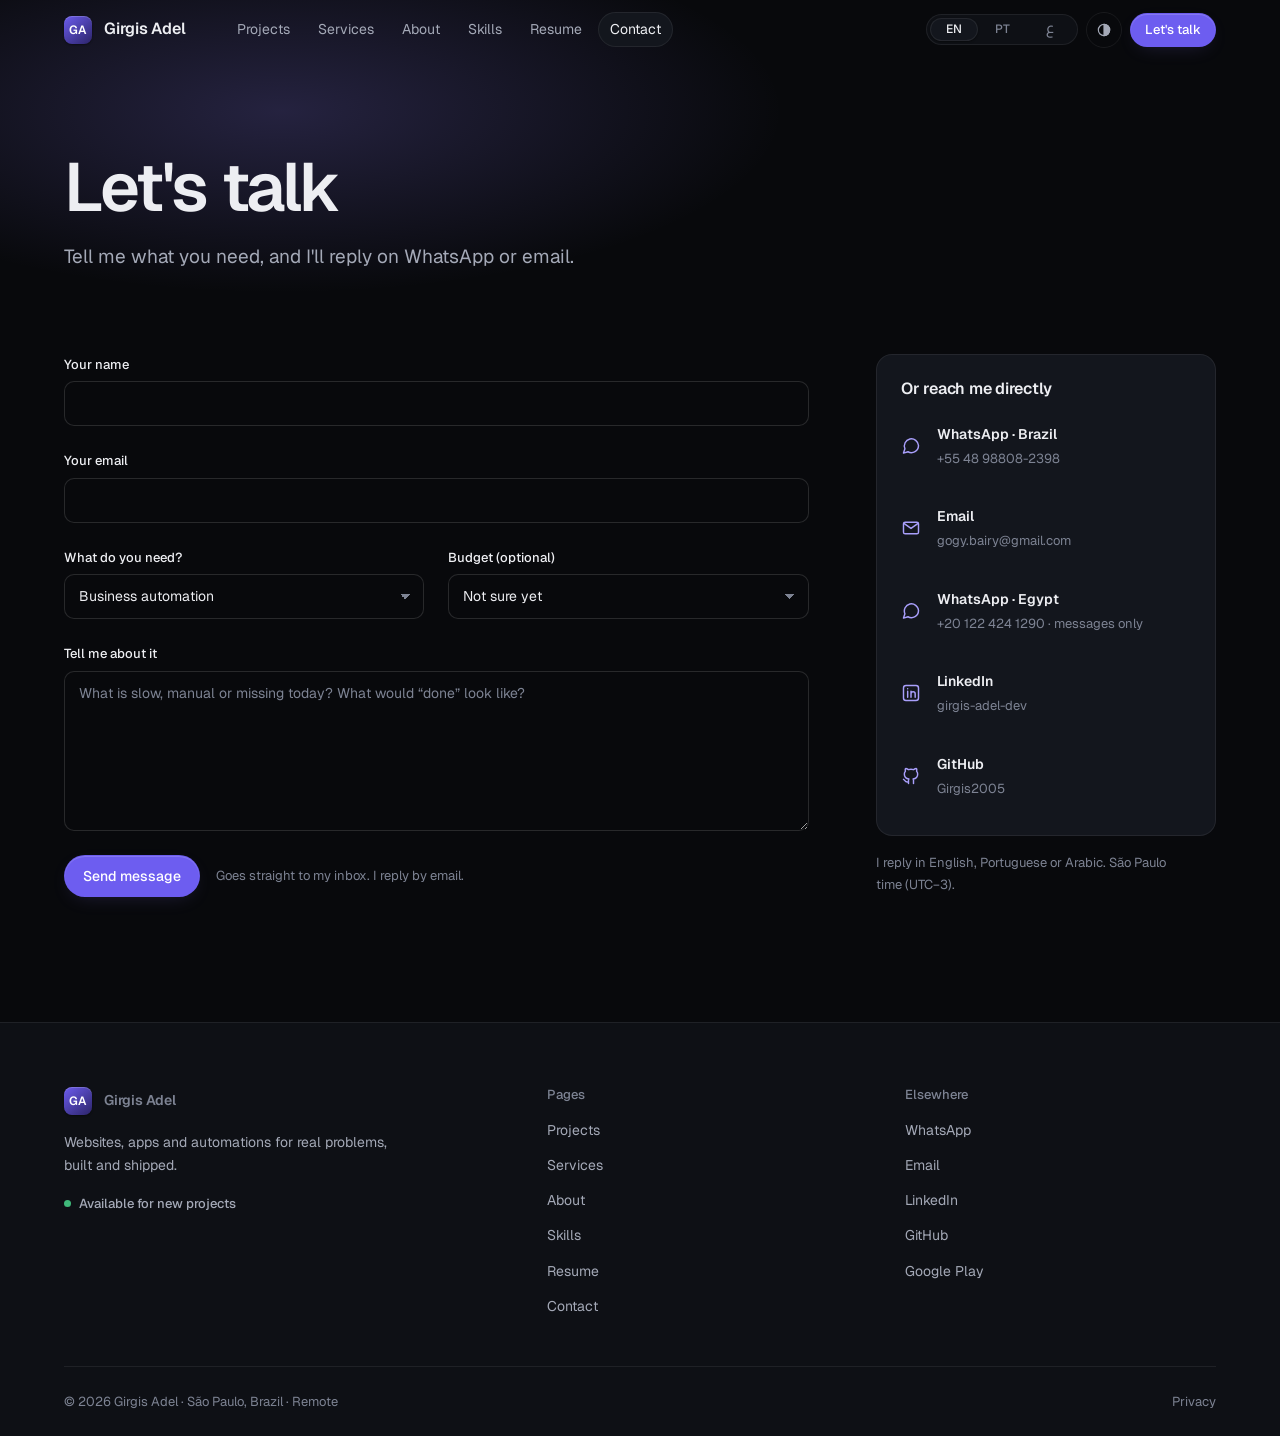
<file: contact.html>
<!doctype html>
<html lang="en" dir="ltr">
<head>
<meta charset="utf-8">
<meta name="viewport" content="width=device-width, initial-scale=1">
<title>Contact · Girgis Adel</title>
<meta name="description" content="Tell me what you need. I reply on WhatsApp or email.">
<meta name="theme-color" content="#08090c">
<link rel="canonical" href="https://girgis2005.github.io/contact.html">
<meta property="og:type" content="website">
<meta property="og:site_name" content="Girgis Adel">
<meta property="og:title" content="Contact · Girgis Adel">
<meta property="og:description" content="Tell me what you need. I reply on WhatsApp or email.">
<!-- seo:start -->
<meta property="og:url" content="https://girgis2005.github.io/contact.html">
<meta property="og:image" content="https://girgis2005.github.io/assets/images/og-image.png">
<meta property="og:image:width" content="1200">
<meta property="og:image:height" content="630">
<meta property="og:image:alt" content="Girgis Adel — websites, apps and automations">
<meta property="og:locale" content="en_US">
<meta property="og:locale:alternate" content="pt_BR">
<meta property="og:locale:alternate" content="ar_AR">
<meta name="twitter:card" content="summary_large_image">
<link rel="apple-touch-icon" href="/assets/icons/apple-touch-icon.png">
<!-- seo:end -->
<link rel="icon" href="/assets/icons/favicon.svg" type="image/svg+xml">
<script>/* pre-paint: theme + language before first frame (no flash) */(function(){try{var d=document.documentElement,q=new URLSearchParams(location.search).get('lang'),l=q||localStorage.getItem('lang')||(navigator.languages||[navigator.language]).find(function(x){return/^(en|pt|ar)/i.test(x)}),t=localStorage.getItem('theme'),h=new Date().getHours();if(t==='light'||(t!=='dark'&&h>=7&&h<19))d.dataset.theme='light';d.dataset.themeMode=t==='light'||t==='dark'?t:'auto';if(l&&/^(pt|ar)/i.test(l)){d.classList.add('i18n-pending');if(/^ar/i.test(l)){d.lang='ar';d.dir='rtl'}else d.lang='pt-BR'}}catch(e){}})();</script>
<link rel="preconnect" href="https://fonts.googleapis.com">
<link rel="preconnect" href="https://fonts.gstatic.com" crossorigin>
<link rel="stylesheet" href="https://fonts.googleapis.com/css2?family=Geist:wght@400;500;600;700&family=Geist+Mono:wght@400;500&family=Cairo:wght@400;500;600;700&display=swap">
<link rel="stylesheet" href="/css/tokens.css">
<link rel="stylesheet" href="/css/base.css">
<link rel="stylesheet" href="/css/layout.css">
<link rel="stylesheet" href="/css/components.css">
<link rel="stylesheet" href="/css/pages.css">
<link rel="stylesheet" href="/css/animations.css">
<script type="module" src="/js/main.js"></script>
</head>
<body data-page="contact" data-title="meta.contact.title" data-description="meta.contact.description">
<a class="skip-link" href="#main" data-i18n="common.skip">Skip to content</a>
<header id="site-header" class="nav"></header>

<main id="main" tabindex="-1">
  <section class="page-head">
    <div class="container">
      <h1 class="rise" style="--i:0" data-i18n="pages.contact.title">Let's talk</h1>
      <p class="lead rise" style="--i:1" data-i18n="pages.contact.lead">Tell me what you need, and I'll reply on WhatsApp or email.</p>
    </div>
  </section>
  <section class="section section--first">
    <div class="container contact">
      <form class="contact__form" id="contact-form" novalidate>
          <div class="field" data-field="name"><label for="f-name" data-i18n="contact.form.name"></label><input id="f-name" name="name" autocomplete="name" required maxlength="80" aria-describedby="e-name"><p class="err" id="e-name" hidden></p></div>
          <div class="field" data-field="email"><label for="f-email" data-i18n="contact.form.email"></label><input id="f-email" name="email" type="email" autocomplete="email" required maxlength="120" aria-describedby="e-email"><p class="err" id="e-email" hidden></p></div>
          <div class="field-row">
          <div class="field" data-field="type"><label for="f-type" data-i18n="contact.form.type"></label><select id="f-type" name="type"><option value="automation" data-i18n="contact.types.automation"></option><option value="mobile" data-i18n="contact.types.mobile"></option><option value="web" data-i18n="contact.types.web"></option><option value="bots" data-i18n="contact.types.bots"></option><option value="other" data-i18n="contact.types.other"></option></select><p class="err" id="e-type" hidden></p></div>
          <div class="field" data-field="budget"><label for="f-budget" data-i18n="contact.form.budget"></label><select id="f-budget" name="budget"><option value="" data-i18n="contact.budgets.unsure"></option><option value="Under USD 500" data-i18n="contact.budgets.b1">Under USD 500</option><option value="USD 500 – 2,000" data-i18n="contact.budgets.b2">USD 500 – 2,000</option><option value="USD 2,000 – 5,000" data-i18n="contact.budgets.b3">USD 2,000 – 5,000</option><option value="Over USD 5,000" data-i18n="contact.budgets.b4">Over USD 5,000</option></select><p class="err" id="e-budget" hidden></p></div>
          </div>
          <div class="field" data-field="message"><label for="f-message" data-i18n="contact.form.message"></label><textarea id="f-message" name="message" required minlength="20" maxlength="4000" rows="6" aria-describedby="e-message" data-i18n-attr="placeholder:contact.form.messagePlaceholder"></textarea><p class="err" id="e-message" hidden></p></div>
          <div class="hp" aria-hidden="true"><label for="f-botcheck">Leave this empty</label><input id="f-botcheck" name="botcheck" type="checkbox" tabindex="-1"></div>
          <div class="contact__actions">
            <button class="btn btn--primary" type="submit" id="contact-submit"><span data-i18n="contact.form.send">Send message</span></button>
            <p class="contact__note" id="contact-mode" data-i18n="contact.form.noteEmail"></p>
          </div>
          <div class="form-status" id="contact-status" role="status" aria-live="polite" hidden></div>
        </form>
        <aside class="contact__side">
          <div class="cv-card">
            <h2 data-i18n="contact.direct">Or reach me directly</h2>
            <a class="direct" data-link="whatsapp" target="_blank" rel="noopener"><svg viewBox="0 0 24 24" fill="none" stroke="currentColor" stroke-width="1.75" stroke-linecap="round" stroke-linejoin="round" aria-hidden="true"><path d="M21 11.5a8.5 8.5 0 0 1-12.6 7.4L3 20.5l1.7-5.2A8.5 8.5 0 1 1 21 11.5z"/></svg><span><strong data-i18n="contact.brazil">WhatsApp · Brazil</strong><small dir="ltr">+55 48 98808-2398</small></span></a>
            <a class="direct" data-link="email"><svg viewBox="0 0 24 24" fill="none" stroke="currentColor" stroke-width="1.75" stroke-linecap="round" stroke-linejoin="round" aria-hidden="true"><rect x="3" y="5" width="18" height="14" rx="2"/><path d="m3.5 6.5 8.5 6 8.5-6"/></svg><span><strong data-i18n="common.email">Email</strong><small>gogy.bairy@gmail.com</small></span></a>
            <a class="direct" data-link="whatsappEg" target="_blank" rel="noopener"><svg viewBox="0 0 24 24" fill="none" stroke="currentColor" stroke-width="1.75" stroke-linecap="round" stroke-linejoin="round" aria-hidden="true"><path d="M21 11.5a8.5 8.5 0 0 1-12.6 7.4L3 20.5l1.7-5.2A8.5 8.5 0 1 1 21 11.5z"/></svg><span><strong data-i18n="contact.egypt">WhatsApp · Egypt</strong><small><span dir="ltr">+20 122 424 1290</span> · <span data-i18n="contact.egyptNote">messages only</span></small></span></a>
            <a class="direct" data-link="linkedin" target="_blank" rel="noopener"><svg viewBox="0 0 24 24" fill="none" stroke="currentColor" stroke-width="1.75" stroke-linecap="round" stroke-linejoin="round" aria-hidden="true"><rect x="3" y="3" width="18" height="18" rx="3"/><path d="M8 10v7M8 7v.01M12 17v-4a2.5 2.5 0 0 1 5 0v4M12 10v7"/></svg><span><strong>LinkedIn</strong><small>girgis-adel-dev</small></span></a>
            <a class="direct" data-link="github" target="_blank" rel="noopener"><svg viewBox="0 0 24 24" fill="none" stroke="currentColor" stroke-width="1.75" stroke-linecap="round" stroke-linejoin="round" aria-hidden="true"><path d="M9 19c-4.3 1.4-4.3-2.5-6-3m12 5v-3.5c0-1 .1-1.4-.5-2 2.8-.3 5.5-1.4 5.5-6a4.6 4.6 0 0 0-1.3-3.2 4.2 4.2 0 0 0-.1-3.2s-1.1-.3-3.5 1.3a12.3 12.3 0 0 0-6.2 0C6.5 2.8 5.4 3.1 5.4 3.1a4.2 4.2 0 0 0-.1 3.2A4.6 4.6 0 0 0 4 9.5c0 4.6 2.7 5.7 5.5 6-.6.6-.6 1.2-.5 2V21"/></svg><span><strong>GitHub</strong><small>Girgis2005</small></span></a>
          </div>
          <p class="contact__langs" data-i18n="contact.langs">I reply in English, Portuguese or Arabic. São Paulo time (UTC−3).</p>
        </aside>
    </div>
  </section>
</main>

<footer id="site-footer" class="foot"></footer>
<!-- Cloudflare Web Analytics: privacy-first visit counts, no cookies. Only on the real site, so local previews and tests are not counted. --><script>if(location.hostname==='girgis2005.github.io'){var s=document.createElement('script');s.defer=true;s.src='https://static.cloudflareinsights.com/beacon.min.js';s.dataset.cfBeacon='{"token": "c31b48213b994e10bd501edd354af240"}';document.body.appendChild(s)}</script>
</body>
</html>
</file>
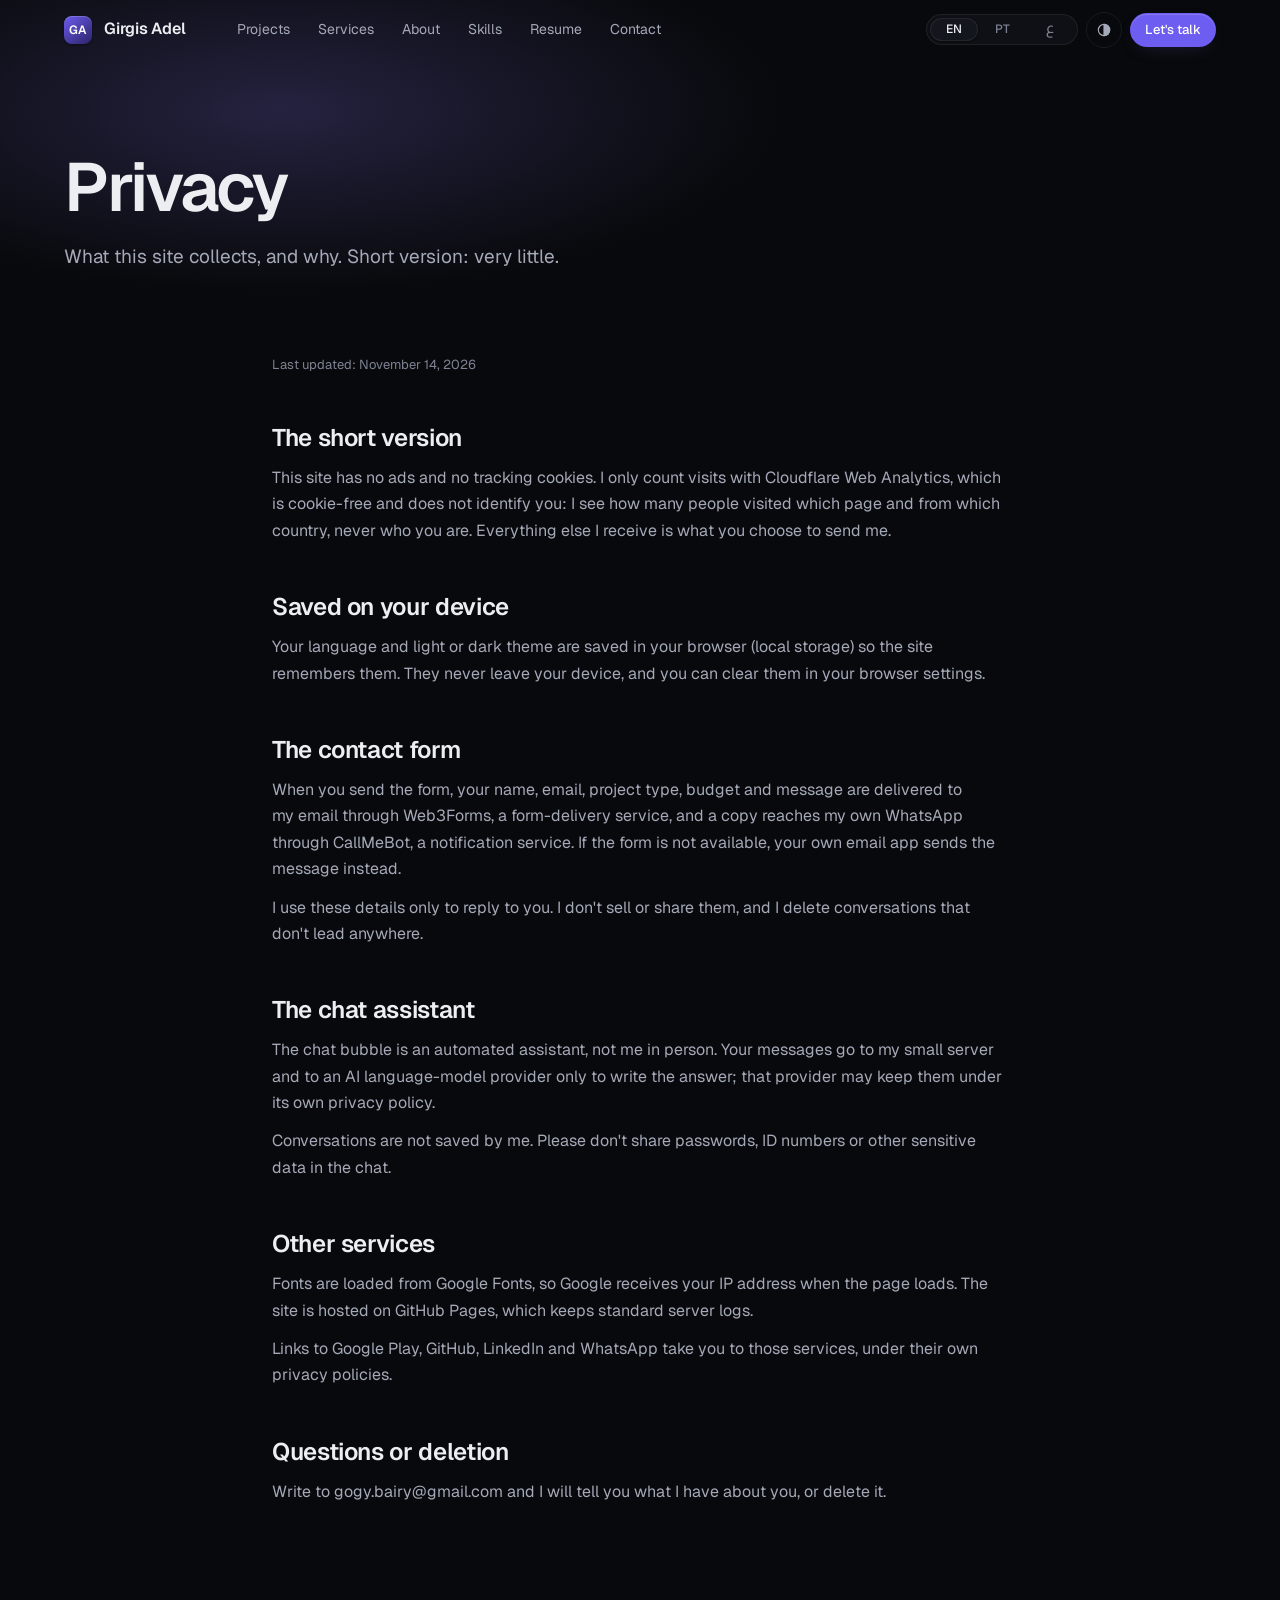
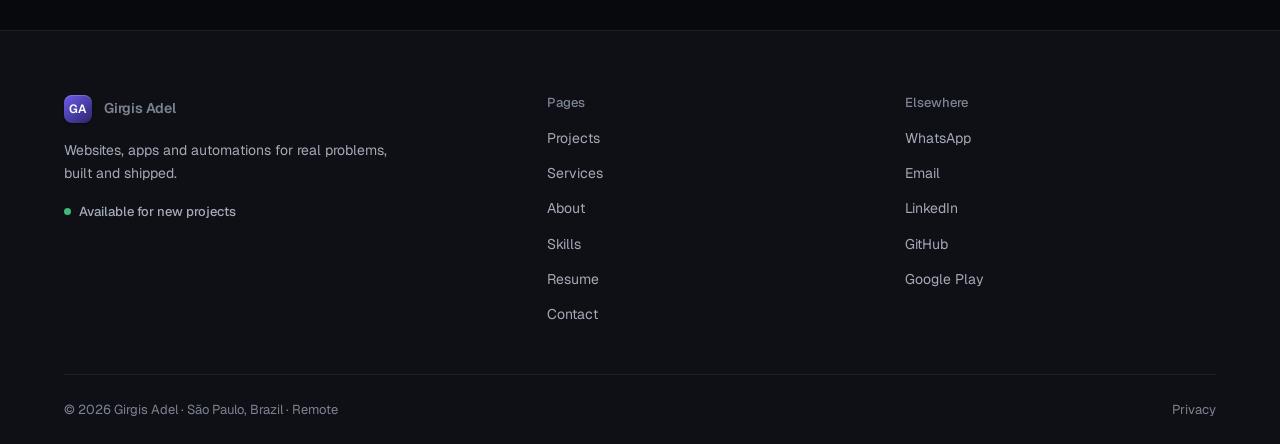
<file: privacy.html>
<!doctype html>
<html lang="en" dir="ltr">
<head>
<meta charset="utf-8">
<meta name="viewport" content="width=device-width, initial-scale=1">
<title>Privacy · Girgis Adel</title>
<meta name="description" content="What this site collects, and why.">
<meta name="theme-color" content="#08090c">
<link rel="canonical" href="https://girgis2005.github.io/privacy.html">
<meta property="og:type" content="website">
<meta property="og:site_name" content="Girgis Adel">
<meta property="og:title" content="Privacy · Girgis Adel">
<meta property="og:description" content="What this site collects, and why.">
<!-- seo:start -->
<meta property="og:url" content="https://girgis2005.github.io/privacy.html">
<meta property="og:image" content="https://girgis2005.github.io/assets/images/og-image.png">
<meta property="og:image:width" content="1200">
<meta property="og:image:height" content="630">
<meta property="og:image:alt" content="Girgis Adel — websites, apps and automations">
<meta property="og:locale" content="en_US">
<meta property="og:locale:alternate" content="pt_BR">
<meta property="og:locale:alternate" content="ar_AR">
<meta name="twitter:card" content="summary_large_image">
<link rel="apple-touch-icon" href="/assets/icons/apple-touch-icon.png">
<!-- seo:end -->
<link rel="icon" href="/assets/icons/favicon.svg" type="image/svg+xml">
<script>/* pre-paint: theme + language before first frame (no flash) */(function(){try{var d=document.documentElement,q=new URLSearchParams(location.search).get('lang'),l=q||localStorage.getItem('lang')||(navigator.languages||[navigator.language]).find(function(x){return/^(en|pt|ar)/i.test(x)}),t=localStorage.getItem('theme'),h=new Date().getHours();if(t==='light'||(t!=='dark'&&h>=7&&h<19))d.dataset.theme='light';d.dataset.themeMode=t==='light'||t==='dark'?t:'auto';if(l&&/^(pt|ar)/i.test(l)){d.classList.add('i18n-pending');if(/^ar/i.test(l)){d.lang='ar';d.dir='rtl'}else d.lang='pt-BR'}}catch(e){}})();</script>
<link rel="preconnect" href="https://fonts.googleapis.com">
<link rel="preconnect" href="https://fonts.gstatic.com" crossorigin>
<link rel="stylesheet" href="https://fonts.googleapis.com/css2?family=Geist:wght@400;500;600;700&family=Geist+Mono:wght@400;500&family=Cairo:wght@400;500;600;700&display=swap">
<link rel="stylesheet" href="/css/tokens.css">
<link rel="stylesheet" href="/css/base.css">
<link rel="stylesheet" href="/css/layout.css">
<link rel="stylesheet" href="/css/components.css">
<link rel="stylesheet" href="/css/pages.css">
<link rel="stylesheet" href="/css/animations.css">
<script type="module" src="/js/main.js"></script>
</head>
<body data-page="privacy" data-title="meta.privacy.title" data-description="meta.privacy.description">
<a class="skip-link" href="#main" data-i18n="common.skip">Skip to content</a>
<header id="site-header" class="nav"></header>

<main id="main" tabindex="-1">
  <section class="page-head">
    <div class="container">
      <h1 class="rise" style="--i:0" data-i18n="pages.privacy.title">Privacy</h1>
      <p class="lead rise" style="--i:1" data-i18n="pages.privacy.lead">What this site collects, and why. Short version: very little.</p>
    </div>
  </section>
  <section class="section section--first">
    <div class="container--narrow legal prose">
      <p class="legal__updated" data-i18n="privacy.updated">Last updated: November 14, 2026</p>
        <section class="legal__block"><h2 data-i18n="privacy.short.title"></h2><p data-i18n="privacy.short.p1"></p></section>
        <section class="legal__block"><h2 data-i18n="privacy.device.title"></h2><p data-i18n="privacy.device.p1"></p></section>
        <section class="legal__block"><h2 data-i18n="privacy.form.title"></h2><p data-i18n="privacy.form.p1"></p><p data-i18n="privacy.form.p2"></p></section>
        <section class="legal__block"><h2 data-i18n="privacy.chat.title"></h2><p data-i18n="privacy.chat.p1"></p><p data-i18n="privacy.chat.p2"></p></section>
        <section class="legal__block"><h2 data-i18n="privacy.third.title"></h2><p data-i18n="privacy.third.p1"></p><p data-i18n="privacy.third.p2"></p></section>
        <section class="legal__block"><h2 data-i18n="privacy.rights.title"></h2><p data-i18n="privacy.rights.p1"></p></section>
    </div>
  </section>
</main>

<footer id="site-footer" class="foot"></footer>
<!-- Cloudflare Web Analytics: privacy-first visit counts, no cookies. Only on the real site, so local previews and tests are not counted. --><script>if(location.hostname==='girgis2005.github.io'){var s=document.createElement('script');s.defer=true;s.src='https://static.cloudflareinsights.com/beacon.min.js';s.dataset.cfBeacon='{"token": "c31b48213b994e10bd501edd354af240"}';document.body.appendChild(s)}</script>
</body>
</html>
</file>
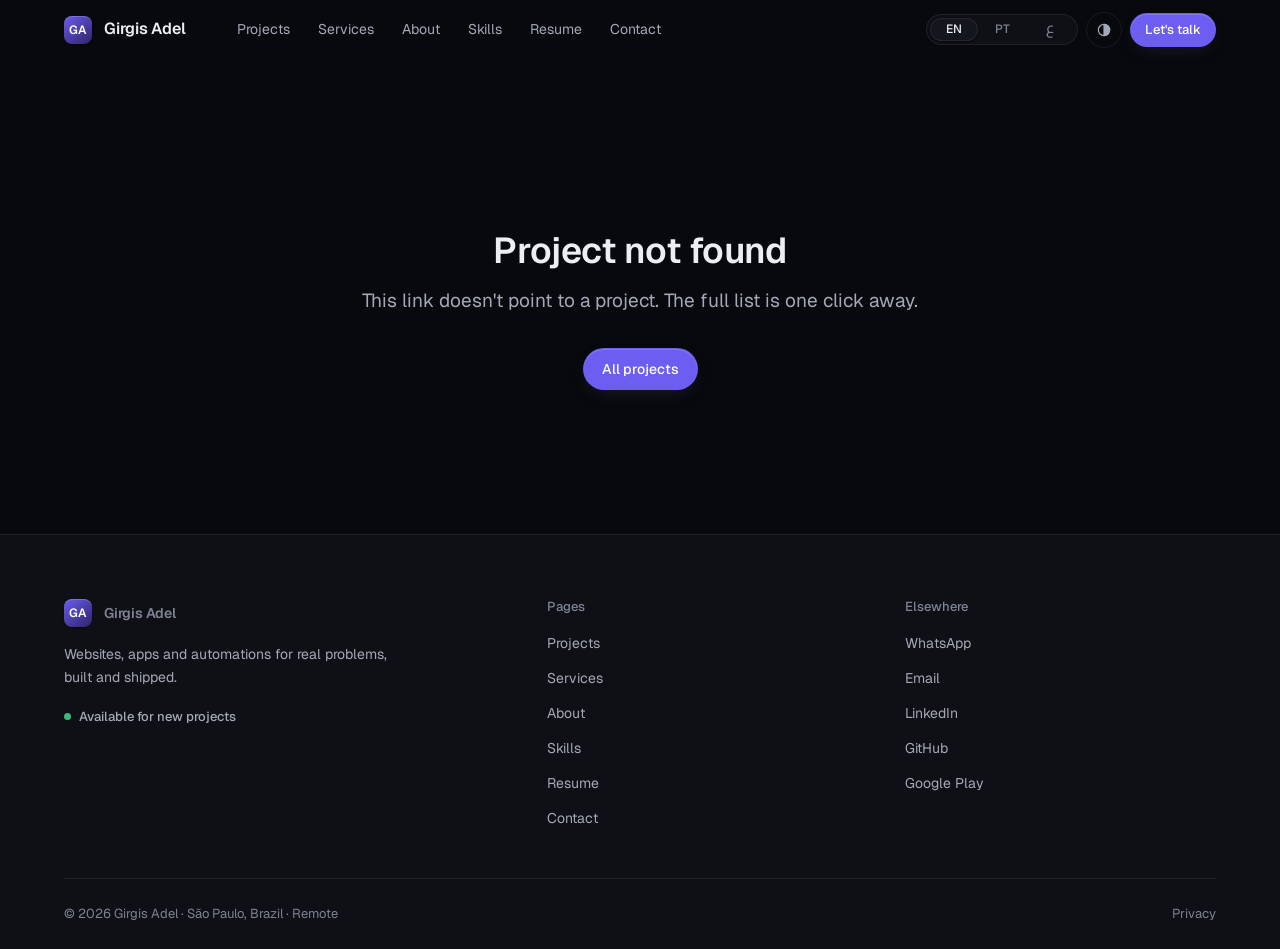
<file: project.html>
<!doctype html>
<html lang="en" dir="ltr">
<head>
<meta charset="utf-8">
<meta name="viewport" content="width=device-width, initial-scale=1">
<title>Project · Girgis Adel</title>
<meta name="description" content="Case study: the problem, the approach, the hard part and the result.">
<meta name="theme-color" content="#08090c">
<link rel="canonical" href="https://girgis2005.github.io/project.html">
<meta property="og:type" content="website">
<meta property="og:site_name" content="Girgis Adel">
<meta property="og:title" content="Project · Girgis Adel">
<meta property="og:description" content="Case study: the problem, the approach, the hard part and the result.">
<!-- seo:start -->
<meta property="og:url" content="https://girgis2005.github.io/project.html">
<meta property="og:image" content="https://girgis2005.github.io/assets/images/og-image.png">
<meta property="og:image:width" content="1200">
<meta property="og:image:height" content="630">
<meta property="og:image:alt" content="Girgis Adel — websites, apps and automations">
<meta property="og:locale" content="en_US">
<meta property="og:locale:alternate" content="pt_BR">
<meta property="og:locale:alternate" content="ar_AR">
<meta name="twitter:card" content="summary_large_image">
<link rel="apple-touch-icon" href="/assets/icons/apple-touch-icon.png">
<!-- seo:end -->
<link rel="icon" href="/assets/icons/favicon.svg" type="image/svg+xml">
<script>/* pre-paint: theme + language before first frame (no flash) */(function(){try{var d=document.documentElement,q=new URLSearchParams(location.search).get('lang'),l=q||localStorage.getItem('lang')||(navigator.languages||[navigator.language]).find(function(x){return/^(en|pt|ar)/i.test(x)}),t=localStorage.getItem('theme'),h=new Date().getHours();if(t==='light'||(t!=='dark'&&h>=7&&h<19))d.dataset.theme='light';d.dataset.themeMode=t==='light'||t==='dark'?t:'auto';if(l&&/^(pt|ar)/i.test(l)){d.classList.add('i18n-pending');if(/^ar/i.test(l)){d.lang='ar';d.dir='rtl'}else d.lang='pt-BR'}}catch(e){}})();</script>
<link rel="preconnect" href="https://fonts.googleapis.com">
<link rel="preconnect" href="https://fonts.gstatic.com" crossorigin>
<link rel="stylesheet" href="https://fonts.googleapis.com/css2?family=Geist:wght@400;500;600;700&family=Geist+Mono:wght@400;500&family=Cairo:wght@400;500;600;700&display=swap">
<link rel="stylesheet" href="/css/tokens.css">
<link rel="stylesheet" href="/css/base.css">
<link rel="stylesheet" href="/css/layout.css">
<link rel="stylesheet" href="/css/components.css">
<link rel="stylesheet" href="/css/pages.css">
<link rel="stylesheet" href="/css/animations.css">
<script type="module" src="/js/main.js"></script>
</head>
<body data-page="project" data-title="meta.project.title" data-description="meta.project.description">
<a class="skip-link" href="#main" data-i18n="common.skip">Skip to content</a>
<header id="site-header" class="nav"></header>

<main id="main" tabindex="-1">
  <!-- Filled by js/project-page.js from data/projects.js using ?slug= -->
  <article class="case" id="case" aria-busy="true"></article>
  <dialog class="lightbox" id="lightbox">
    <img alt="">
    <button type="button" class="icon-btn lightbox__close" data-i18n-attr="aria-label:project.close" aria-label="Close"><svg viewBox="0 0 24 24" fill="none" stroke="currentColor" stroke-width="1.75" stroke-linecap="round" stroke-linejoin="round" aria-hidden="true"><path d="M6 6l12 12M18 6 6 18"/></svg></button>
  </dialog>
</main>

<footer id="site-footer" class="foot"></footer>
<!-- Cloudflare Web Analytics: privacy-first visit counts, no cookies. Only on the real site, so local previews and tests are not counted. --><script>if(location.hostname==='girgis2005.github.io'){var s=document.createElement('script');s.defer=true;s.src='https://static.cloudflareinsights.com/beacon.min.js';s.dataset.cfBeacon='{"token": "c31b48213b994e10bd501edd354af240"}';document.body.appendChild(s)}</script>
</body>
</html>
</file>
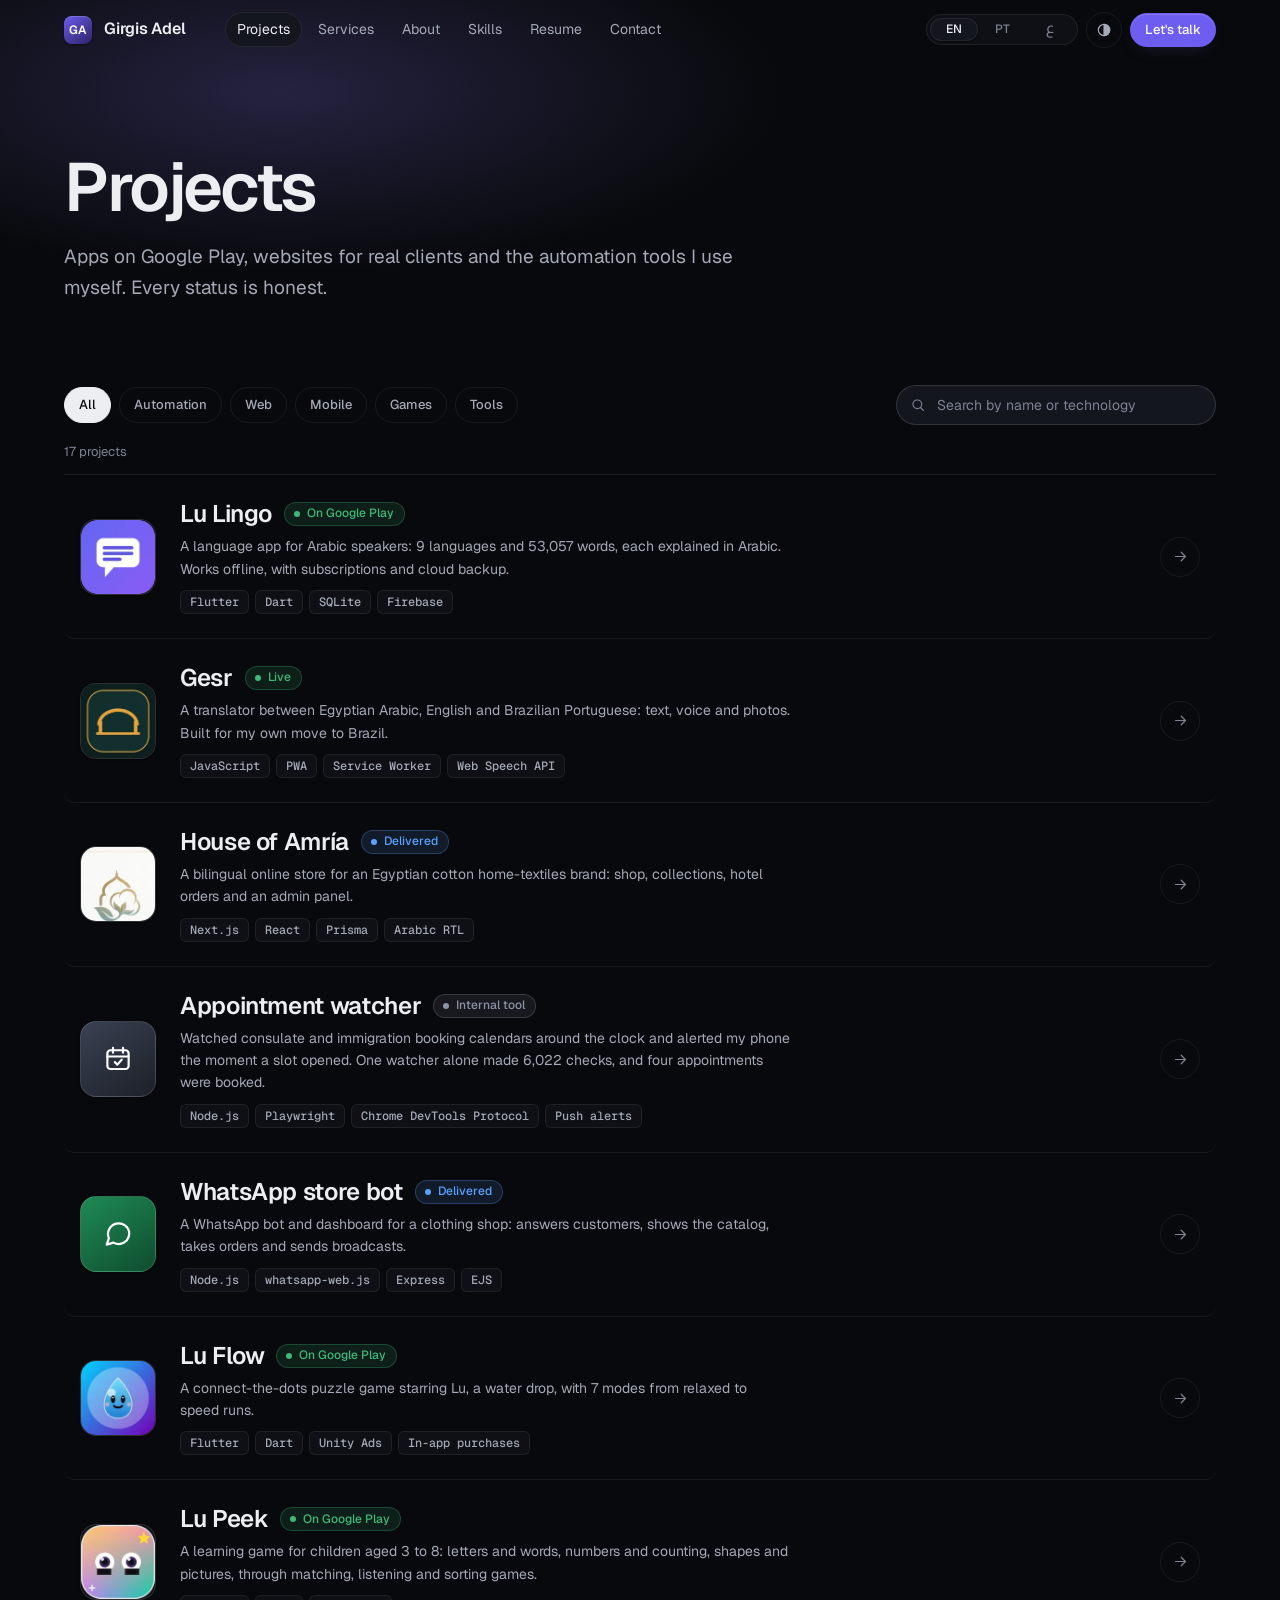
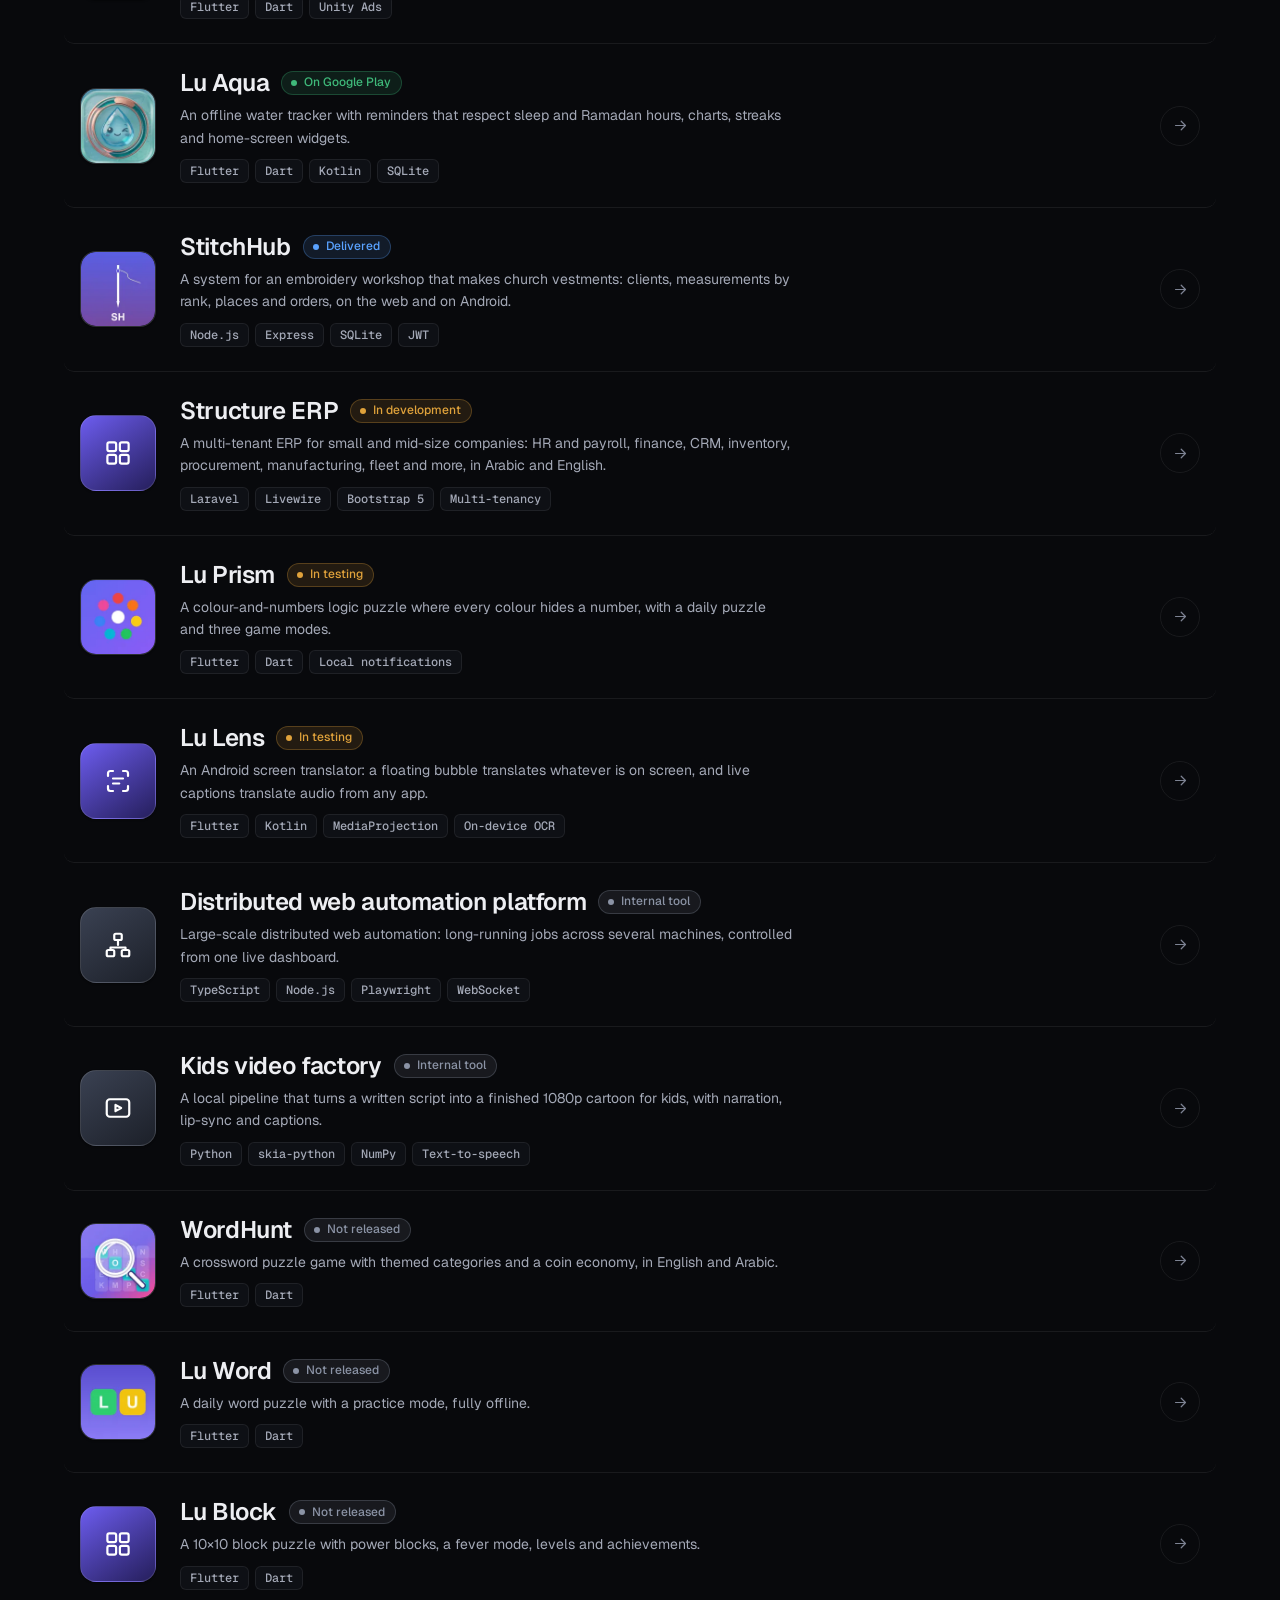
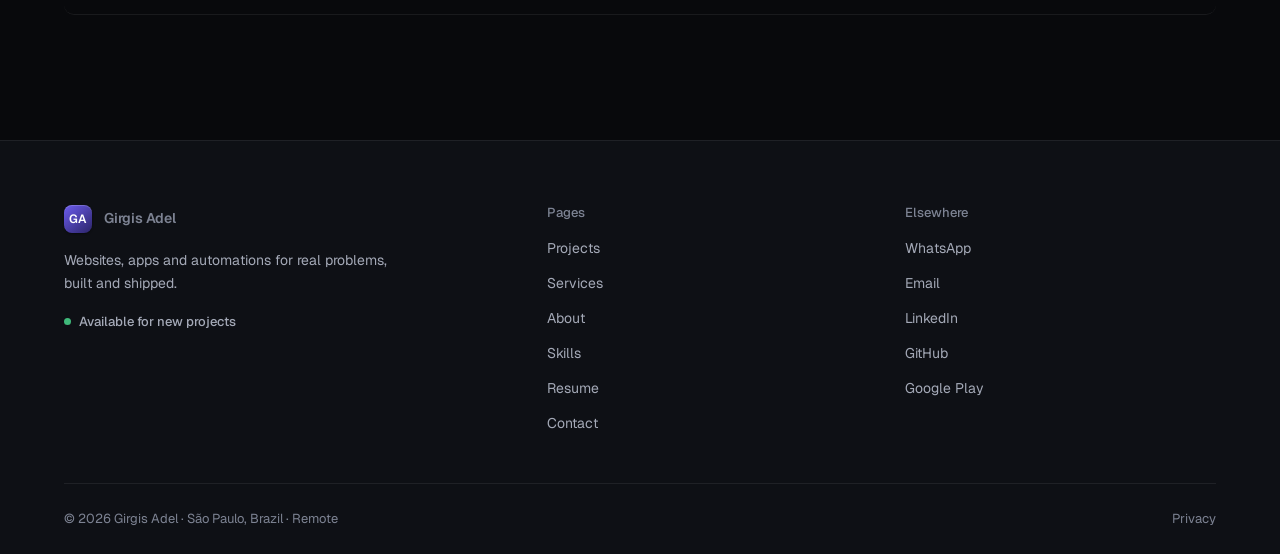
<file: projects.html>
<!doctype html>
<html lang="en" dir="ltr">
<head>
<meta charset="utf-8">
<meta name="viewport" content="width=device-width, initial-scale=1">
<title>Projects · Girgis Adel</title>
<meta name="description" content="Apps on Google Play, websites for real clients and the automation tools I use myself.">
<meta name="theme-color" content="#08090c">
<link rel="canonical" href="https://girgis2005.github.io/projects.html">
<meta property="og:type" content="website">
<meta property="og:site_name" content="Girgis Adel">
<meta property="og:title" content="Projects · Girgis Adel">
<meta property="og:description" content="Apps on Google Play, websites for real clients and the automation tools I use myself.">
<!-- seo:start -->
<meta property="og:url" content="https://girgis2005.github.io/projects.html">
<meta property="og:image" content="https://girgis2005.github.io/assets/images/og-image.png">
<meta property="og:image:width" content="1200">
<meta property="og:image:height" content="630">
<meta property="og:image:alt" content="Girgis Adel — websites, apps and automations">
<meta property="og:locale" content="en_US">
<meta property="og:locale:alternate" content="pt_BR">
<meta property="og:locale:alternate" content="ar_AR">
<meta name="twitter:card" content="summary_large_image">
<link rel="apple-touch-icon" href="/assets/icons/apple-touch-icon.png">
<!-- seo:end -->
<link rel="icon" href="/assets/icons/favicon.svg" type="image/svg+xml">
<script>/* pre-paint: theme + language before first frame (no flash) */(function(){try{var d=document.documentElement,q=new URLSearchParams(location.search).get('lang'),l=q||localStorage.getItem('lang')||(navigator.languages||[navigator.language]).find(function(x){return/^(en|pt|ar)/i.test(x)}),t=localStorage.getItem('theme'),h=new Date().getHours();if(t==='light'||(t!=='dark'&&h>=7&&h<19))d.dataset.theme='light';d.dataset.themeMode=t==='light'||t==='dark'?t:'auto';if(l&&/^(pt|ar)/i.test(l)){d.classList.add('i18n-pending');if(/^ar/i.test(l)){d.lang='ar';d.dir='rtl'}else d.lang='pt-BR'}}catch(e){}})();</script>
<link rel="preconnect" href="https://fonts.googleapis.com">
<link rel="preconnect" href="https://fonts.gstatic.com" crossorigin>
<link rel="stylesheet" href="https://fonts.googleapis.com/css2?family=Geist:wght@400;500;600;700&family=Geist+Mono:wght@400;500&family=Cairo:wght@400;500;600;700&display=swap">
<link rel="stylesheet" href="/css/tokens.css">
<link rel="stylesheet" href="/css/base.css">
<link rel="stylesheet" href="/css/layout.css">
<link rel="stylesheet" href="/css/components.css">
<link rel="stylesheet" href="/css/pages.css">
<link rel="stylesheet" href="/css/animations.css">
<script type="module" src="/js/main.js"></script>
</head>
<body data-page="projects" data-title="meta.projects.title" data-description="meta.projects.description">
<a class="skip-link" href="#main" data-i18n="common.skip">Skip to content</a>
<header id="site-header" class="nav"></header>

<main id="main" tabindex="-1">
  <section class="page-head">
    <div class="container">
      <h1 class="rise" style="--i:0" data-i18n="pages.projects.title">Projects</h1>
      <p class="lead rise" style="--i:1" data-i18n="pages.projects.lead">Apps on Google Play, websites for real clients and the automation tools I use myself. Every status is honest.</p>
    </div>
  </section>
  <section class="section section--first" aria-label="Project list" data-i18n-attr="aria-label:projects.listLabel">
    <div class="container">
      <div class="toolbar">
        <div class="filters" role="group" aria-label="Filter by type" data-i18n-attr="aria-label:projects.filterLabel">
          <button type="button" class="filter" data-filter="all" aria-pressed="true" data-i18n="projects.filters.all">All</button>
          <button type="button" class="filter" data-filter="automation" aria-pressed="false" data-i18n="projects.filters.automation">Automation</button>
          <button type="button" class="filter" data-filter="web" aria-pressed="false" data-i18n="projects.filters.web">Web</button>
          <button type="button" class="filter" data-filter="mobile" aria-pressed="false" data-i18n="projects.filters.mobile">Mobile</button>
          <button type="button" class="filter" data-filter="games" aria-pressed="false" data-i18n="projects.filters.games">Games</button>
          <button type="button" class="filter" data-filter="tools" aria-pressed="false" data-i18n="projects.filters.tools">Tools</button>
        </div>
        <label class="search">
          <span class="visually-hidden" data-i18n="projects.search">Search projects</span>
          <svg viewBox="0 0 24 24" fill="none" stroke="currentColor" stroke-width="1.75" stroke-linecap="round" stroke-linejoin="round" aria-hidden="true"><circle cx="11" cy="11" r="6.5"/><path d="m20 20-4.2-4.2"/></svg>
          <input type="search" id="project-search" autocomplete="off" placeholder="Search by name or technology" data-i18n-attr="placeholder:projects.searchPlaceholder">
        </label>
      </div>
      <h2 class="visually-hidden" data-i18n="projects.listLabel">Project list</h2>
      <p class="count" id="project-count" aria-live="polite"></p>
      <ul class="plist" data-projects="all"></ul>
      <div class="empty" id="project-empty" hidden>
        <p data-i18n="projects.empty">No project matches that search.</p>
        <button type="button" class="btn btn--secondary btn--sm" id="project-reset" data-i18n="projects.reset">Show all projects</button>
      </div>
    </div>
  </section>
</main>

<footer id="site-footer" class="foot"></footer>
<!-- Cloudflare Web Analytics: privacy-first visit counts, no cookies. Only on the real site, so local previews and tests are not counted. --><script>if(location.hostname==='girgis2005.github.io'){var s=document.createElement('script');s.defer=true;s.src='https://static.cloudflareinsights.com/beacon.min.js';s.dataset.cfBeacon='{"token": "c31b48213b994e10bd501edd354af240"}';document.body.appendChild(s)}</script>
</body>
</html>
</file>
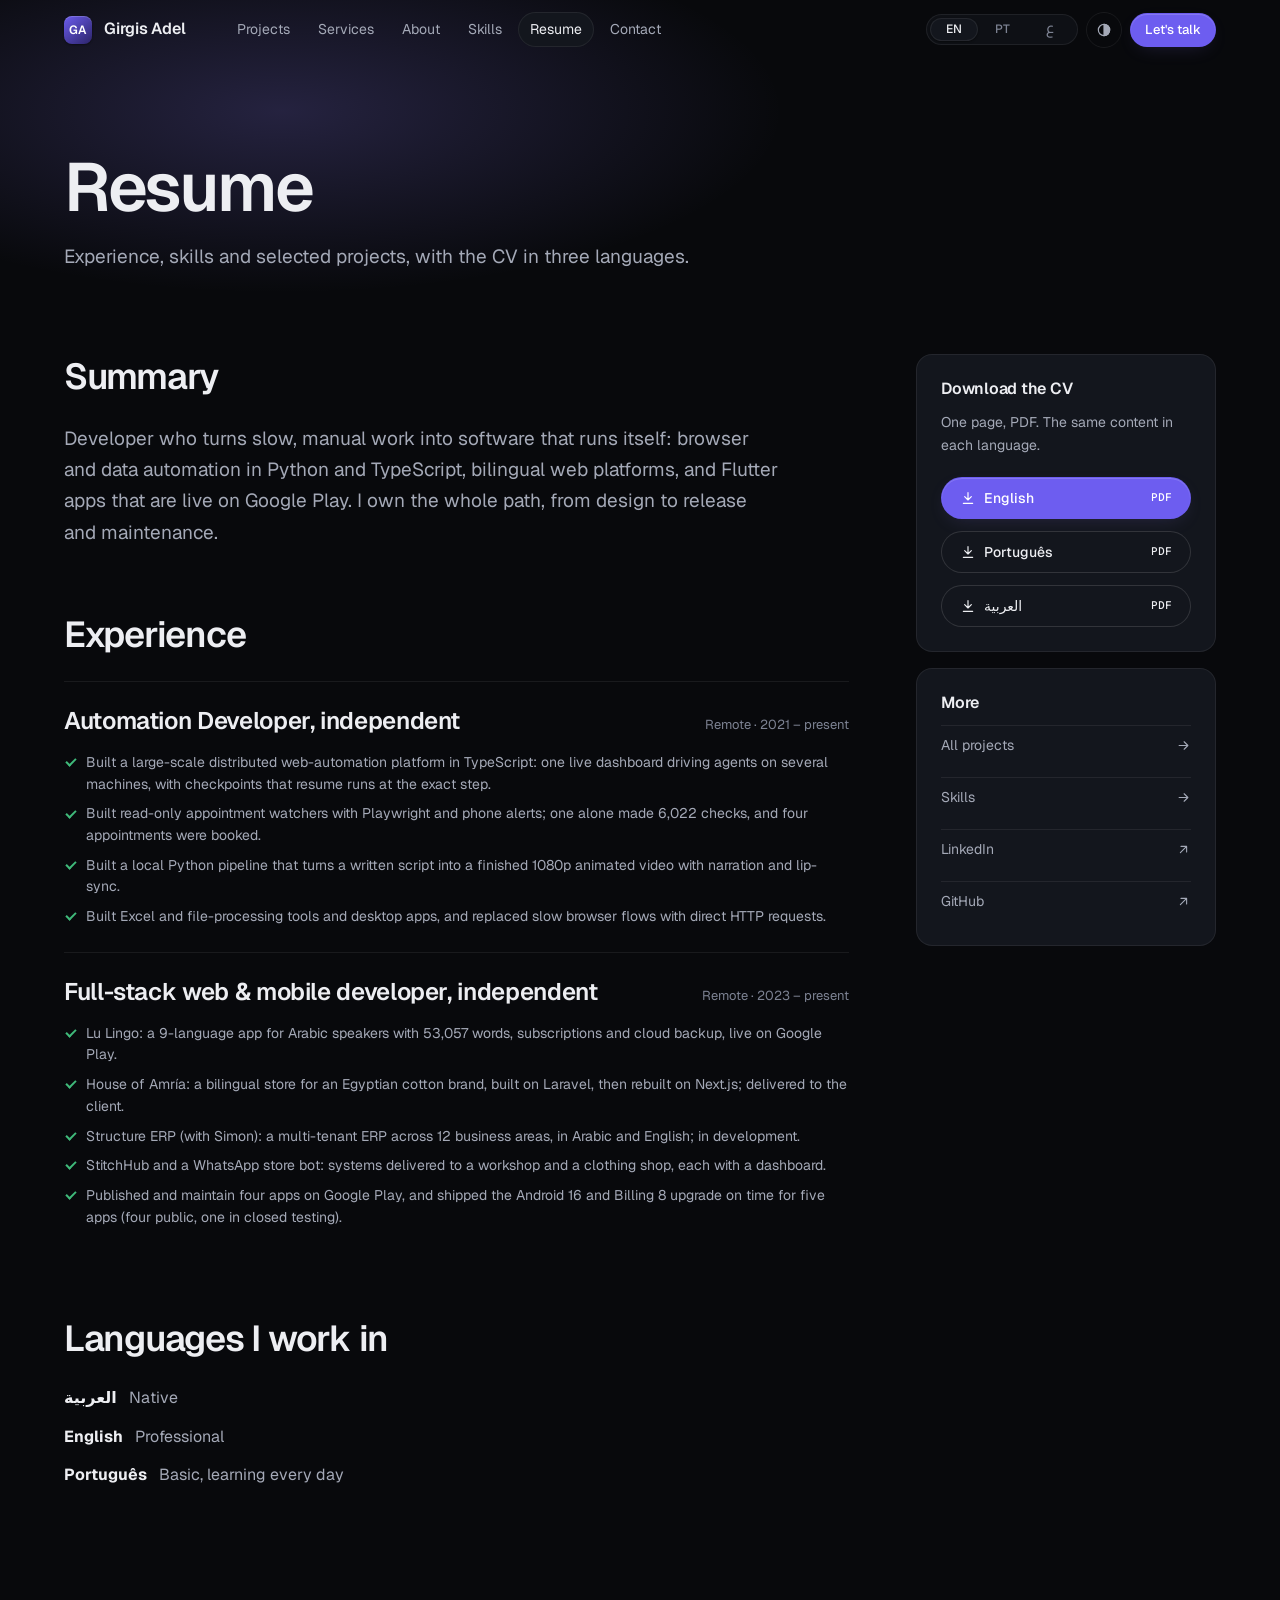
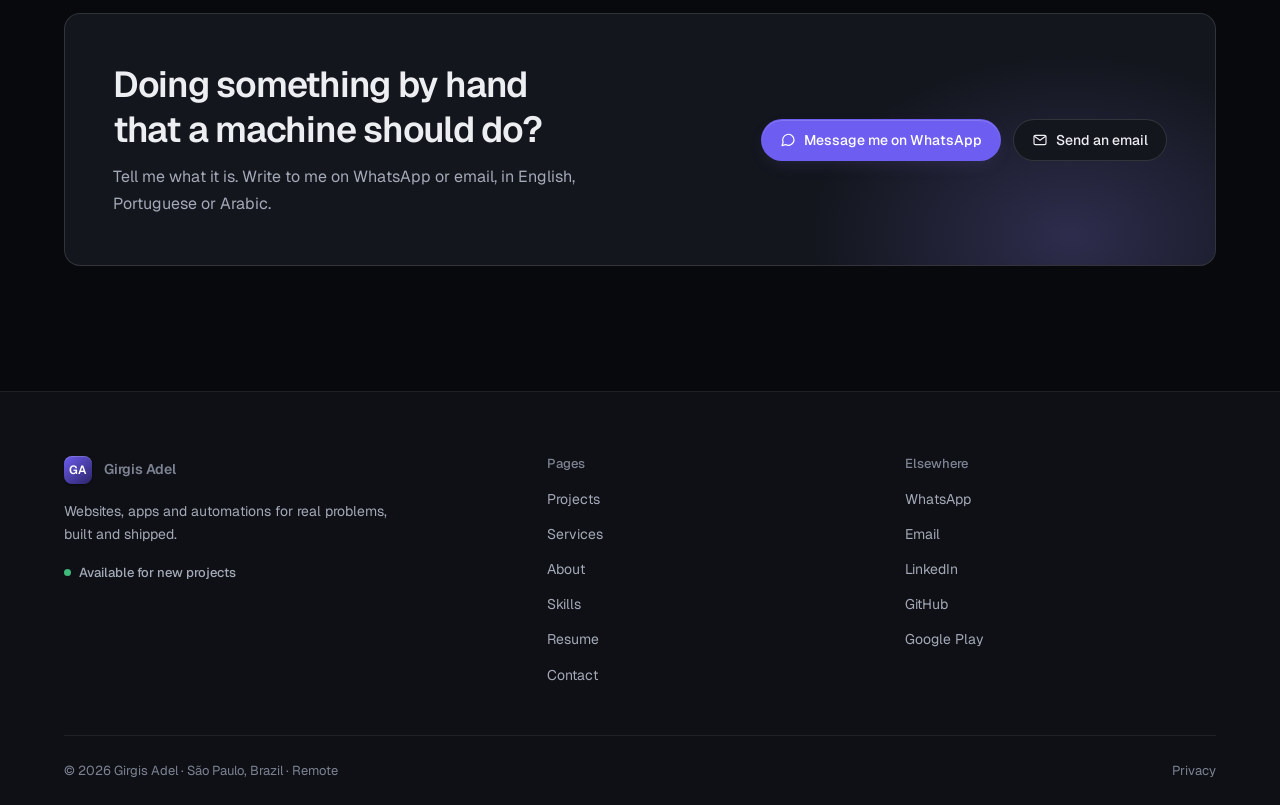
<file: resume.html>
<!doctype html>
<html lang="en" dir="ltr">
<head>
<meta charset="utf-8">
<meta name="viewport" content="width=device-width, initial-scale=1">
<title>Resume · Girgis Adel</title>
<meta name="description" content="Experience, skills and selected projects. Download the CV in English, Portuguese or Arabic.">
<meta name="theme-color" content="#08090c">
<link rel="canonical" href="https://girgis2005.github.io/resume.html">
<meta property="og:type" content="website">
<meta property="og:site_name" content="Girgis Adel">
<meta property="og:title" content="Resume · Girgis Adel">
<meta property="og:description" content="Experience, skills and selected projects. Download the CV in English, Portuguese or Arabic.">
<!-- seo:start -->
<meta property="og:url" content="https://girgis2005.github.io/resume.html">
<meta property="og:image" content="https://girgis2005.github.io/assets/images/og-image.png">
<meta property="og:image:width" content="1200">
<meta property="og:image:height" content="630">
<meta property="og:image:alt" content="Girgis Adel — websites, apps and automations">
<meta property="og:locale" content="en_US">
<meta property="og:locale:alternate" content="pt_BR">
<meta property="og:locale:alternate" content="ar_AR">
<meta name="twitter:card" content="summary_large_image">
<link rel="apple-touch-icon" href="/assets/icons/apple-touch-icon.png">
<!-- seo:end -->
<link rel="icon" href="/assets/icons/favicon.svg" type="image/svg+xml">
<script>/* pre-paint: theme + language before first frame (no flash) */(function(){try{var d=document.documentElement,q=new URLSearchParams(location.search).get('lang'),l=q||localStorage.getItem('lang')||(navigator.languages||[navigator.language]).find(function(x){return/^(en|pt|ar)/i.test(x)}),t=localStorage.getItem('theme'),h=new Date().getHours();if(t==='light'||(t!=='dark'&&h>=7&&h<19))d.dataset.theme='light';d.dataset.themeMode=t==='light'||t==='dark'?t:'auto';if(l&&/^(pt|ar)/i.test(l)){d.classList.add('i18n-pending');if(/^ar/i.test(l)){d.lang='ar';d.dir='rtl'}else d.lang='pt-BR'}}catch(e){}})();</script>
<link rel="preconnect" href="https://fonts.googleapis.com">
<link rel="preconnect" href="https://fonts.gstatic.com" crossorigin>
<link rel="stylesheet" href="https://fonts.googleapis.com/css2?family=Geist:wght@400;500;600;700&family=Geist+Mono:wght@400;500&family=Cairo:wght@400;500;600;700&display=swap">
<link rel="stylesheet" href="/css/tokens.css">
<link rel="stylesheet" href="/css/base.css">
<link rel="stylesheet" href="/css/layout.css">
<link rel="stylesheet" href="/css/components.css">
<link rel="stylesheet" href="/css/pages.css">
<link rel="stylesheet" href="/css/animations.css">
<script type="module" src="/js/main.js"></script>
</head>
<body data-page="resume" data-title="meta.resume.title" data-description="meta.resume.description">
<a class="skip-link" href="#main" data-i18n="common.skip">Skip to content</a>
<header id="site-header" class="nav"></header>

<main id="main" tabindex="-1">
  <section class="page-head">
    <div class="container">
      <h1 class="rise" style="--i:0" data-i18n="pages.resume.title">Resume</h1>
      <p class="lead rise" style="--i:1" data-i18n="pages.resume.lead">Experience, skills and selected projects, with the CV in three languages.</p>
    </div>
  </section>
  <section class="section section--first">
    <div class="container resume">
      <div class="resume__main">
        <section class="resume__block" aria-labelledby="r-sum"><h2 id="r-sum" data-i18n="resume.summaryTitle">Summary</h2><p class="lead" data-i18n="resume.summary"></p></section>
        <section class="resume__block" aria-labelledby="r-exp"><h2 id="r-exp" data-i18n="resume.expTitle">Experience</h2>
        <article class="job">
          <header><h3 data-i18n="resume.job1.title"></h3><p class="job__meta" data-i18n="resume.job1.meta"></p></header>
          <ul class="ticks"><li data-i18n="resume.job1.b1"></li><li data-i18n="resume.job1.b2"></li><li data-i18n="resume.job1.b3"></li><li data-i18n="resume.job1.b4"></li></ul>
        </article>
        <article class="job">
          <header><h3 data-i18n="resume.job2.title"></h3><p class="job__meta" data-i18n="resume.job2.meta"></p></header>
          <ul class="ticks"><li data-i18n="resume.job2.b1"></li><li data-i18n="resume.job2.b2"></li><li data-i18n="resume.job2.b3"></li><li data-i18n="resume.job2.b4"></li><li data-i18n="resume.job2.b5"></li></ul>
        </article>
        </section>
        <section class="resume__block" aria-labelledby="r-langs"><h2 id="r-langs" data-i18n="about.langs.title">Languages I work in</h2>
          <ul class="resume__langs"><li><strong lang="ar">العربية</strong> <span data-i18n="about.langs.ar"></span></li><li><strong lang="en">English</strong> <span data-i18n="about.langs.en"></span></li><li><strong lang="pt-BR">Português</strong> <span data-i18n="about.langs.pt"></span></li></ul>
        </section>
      </div>
      <aside class="resume__side">
        <div class="cv-card">
          <h2 data-i18n="resume.download">Download the CV</h2>
          <p data-i18n="resume.downloadText">One page, PDF. Same content in each language.</p>
          <a class="btn btn--primary" href="/assets/cv/Girgis-Adel-CV-EN.pdf" download><svg viewBox="0 0 24 24" fill="none" stroke="currentColor" stroke-width="1.75" stroke-linecap="round" stroke-linejoin="round" aria-hidden="true"><path d="M12 4v11M7 10l5 5 5-5M5 20h14"/></svg><span>English</span><span class="cv-card__size">PDF</span></a>
          <a class="btn btn--secondary" href="/assets/cv/Girgis-Adel-CV-PT.pdf" download hreflang="pt-BR"><svg viewBox="0 0 24 24" fill="none" stroke="currentColor" stroke-width="1.75" stroke-linecap="round" stroke-linejoin="round" aria-hidden="true"><path d="M12 4v11M7 10l5 5 5-5M5 20h14"/></svg><span>Português</span><span class="cv-card__size">PDF</span></a>
          <a class="btn btn--secondary" href="/assets/cv/Girgis-Adel-CV-AR.pdf" download hreflang="ar"><svg viewBox="0 0 24 24" fill="none" stroke="currentColor" stroke-width="1.75" stroke-linecap="round" stroke-linejoin="round" aria-hidden="true"><path d="M12 4v11M7 10l5 5 5-5M5 20h14"/></svg><span lang="ar">العربية</span><span class="cv-card__size">PDF</span></a>
        </div>
        <div class="cv-card">
          <h2 data-i18n="resume.more">More</h2>
          <a class="link-arrow" href="/projects.html"><span data-i18n="home.work.all">All projects</span><svg class="flip" viewBox="0 0 24 24" fill="none" stroke="currentColor" stroke-width="1.75" stroke-linecap="round" stroke-linejoin="round" aria-hidden="true"><path d="M5 12h14M13 6l6 6-6 6"/></svg></a>
          <a class="link-arrow" href="/skills.html"><span data-i18n="nav.skills">Skills</span><svg class="flip" viewBox="0 0 24 24" fill="none" stroke="currentColor" stroke-width="1.75" stroke-linecap="round" stroke-linejoin="round" aria-hidden="true"><path d="M5 12h14M13 6l6 6-6 6"/></svg></a>
          <a class="link-arrow" data-link="linkedin" target="_blank" rel="noopener"><span>LinkedIn</span><svg viewBox="0 0 24 24" fill="none" stroke="currentColor" stroke-width="1.75" stroke-linecap="round" stroke-linejoin="round" aria-hidden="true"><path d="M7 17L17 7M8 7h9v9"/></svg></a>
          <a class="link-arrow" data-link="github" target="_blank" rel="noopener"><span>GitHub</span><svg viewBox="0 0 24 24" fill="none" stroke="currentColor" stroke-width="1.75" stroke-linecap="round" stroke-linejoin="round" aria-hidden="true"><path d="M7 17L17 7M8 7h9v9"/></svg></a>
        </div>
      </aside>
    </div>
  </section>
  <!-- Contact band -->
  <section class="section" aria-labelledby="cta-title">
    <div class="container">
      <div class="cta-band">
        <div>
          <h2 id="cta-title" data-i18n="cta.title">Doing something by hand that a machine should do?</h2>
          <p data-i18n="cta.text">Tell me what it is. Write to me on WhatsApp or email, in English, Portuguese or Arabic.</p>
        </div>
        <div class="cta-band__actions">
          <a class="btn btn--primary" data-link="whatsapp" target="_blank" rel="noopener"><svg viewBox="0 0 24 24" fill="none" stroke="currentColor" stroke-width="1.75" stroke-linecap="round" stroke-linejoin="round" aria-hidden="true"><path d="M21 11.5a8.5 8.5 0 0 1-12.6 7.4L3 20.5l1.7-5.2A8.5 8.5 0 1 1 21 11.5z"/></svg><span data-i18n="cta.whatsapp">Message me on WhatsApp</span></a>
          <a class="btn btn--secondary" data-link="email"><svg viewBox="0 0 24 24" fill="none" stroke="currentColor" stroke-width="1.75" stroke-linecap="round" stroke-linejoin="round" aria-hidden="true"><rect x="3" y="5" width="18" height="14" rx="2"/><path d="m3.5 6.5 8.5 6 8.5-6"/></svg><span data-i18n="cta.email">Send an email</span></a>
        </div>
      </div>
    </div>
  </section>
</main>

<footer id="site-footer" class="foot"></footer>
<!-- Cloudflare Web Analytics: privacy-first visit counts, no cookies. Only on the real site, so local previews and tests are not counted. --><script>if(location.hostname==='girgis2005.github.io'){var s=document.createElement('script');s.defer=true;s.src='https://static.cloudflareinsights.com/beacon.min.js';s.dataset.cfBeacon='{"token": "c31b48213b994e10bd501edd354af240"}';document.body.appendChild(s)}</script>
</body>
</html>
</file>
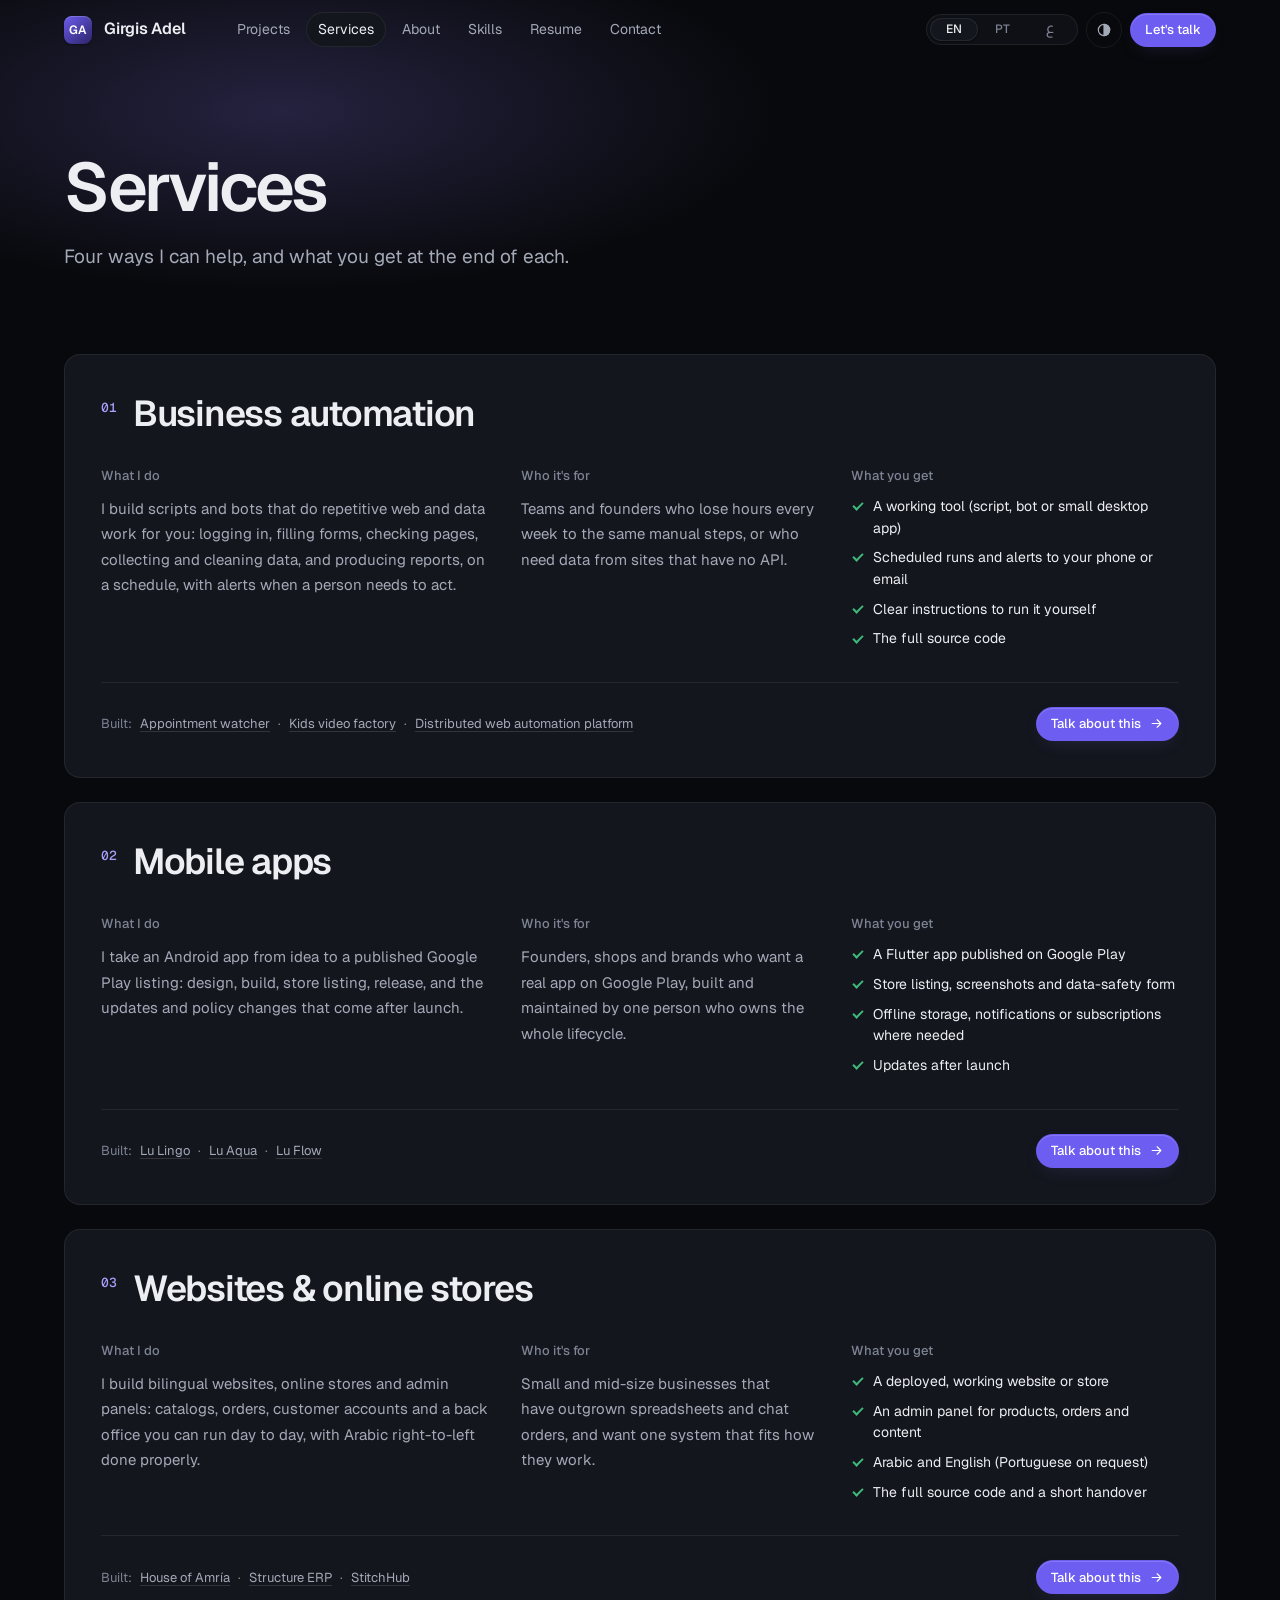
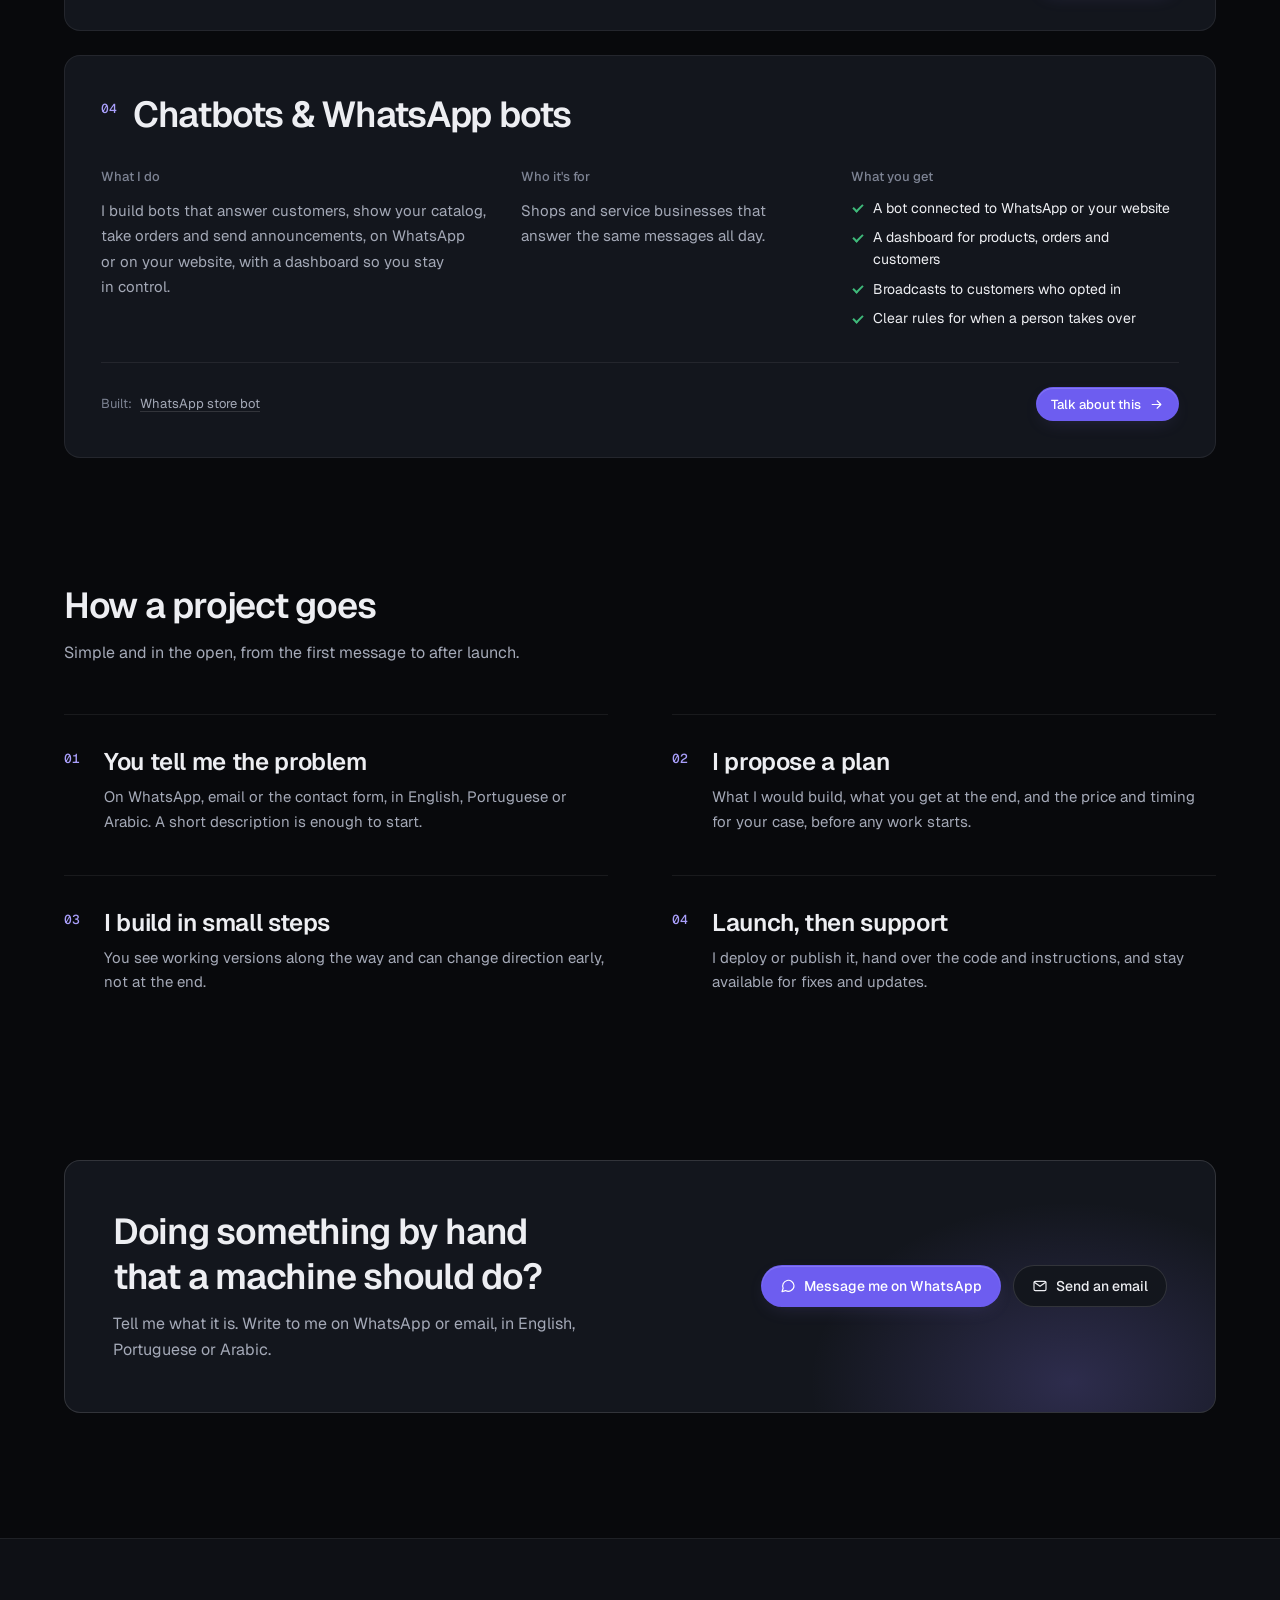
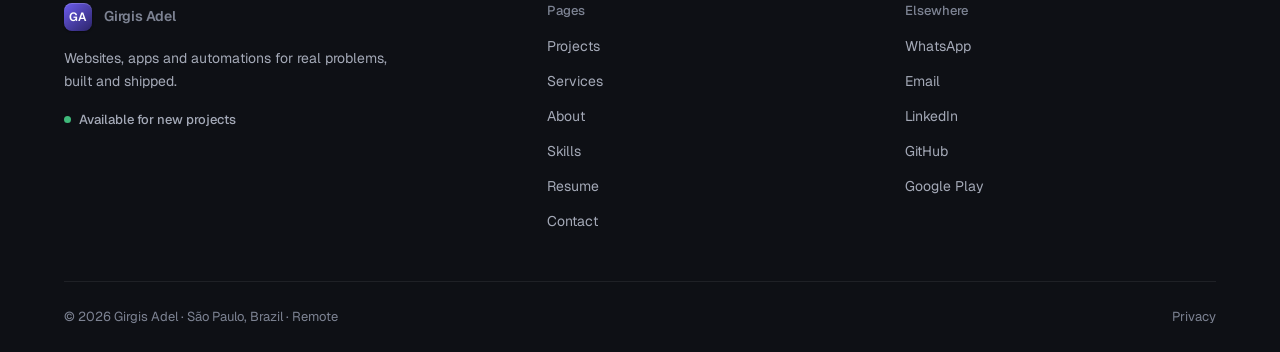
<file: services.html>
<!doctype html>
<html lang="en" dir="ltr">
<head>
<meta charset="utf-8">
<meta name="viewport" content="width=device-width, initial-scale=1">
<title>Services · Girgis Adel</title>
<meta name="description" content="Business automation, mobile apps, websites and online stores, chatbots and WhatsApp bots.">
<meta name="theme-color" content="#08090c">
<link rel="canonical" href="https://girgis2005.github.io/services.html">
<meta property="og:type" content="website">
<meta property="og:site_name" content="Girgis Adel">
<meta property="og:title" content="Services · Girgis Adel">
<meta property="og:description" content="Business automation, mobile apps, websites and online stores, chatbots and WhatsApp bots.">
<!-- seo:start -->
<meta property="og:url" content="https://girgis2005.github.io/services.html">
<meta property="og:image" content="https://girgis2005.github.io/assets/images/og-image.png">
<meta property="og:image:width" content="1200">
<meta property="og:image:height" content="630">
<meta property="og:image:alt" content="Girgis Adel — websites, apps and automations">
<meta property="og:locale" content="en_US">
<meta property="og:locale:alternate" content="pt_BR">
<meta property="og:locale:alternate" content="ar_AR">
<meta name="twitter:card" content="summary_large_image">
<link rel="apple-touch-icon" href="/assets/icons/apple-touch-icon.png">
<!-- seo:end -->
<link rel="icon" href="/assets/icons/favicon.svg" type="image/svg+xml">
<script>/* pre-paint: theme + language before first frame (no flash) */(function(){try{var d=document.documentElement,q=new URLSearchParams(location.search).get('lang'),l=q||localStorage.getItem('lang')||(navigator.languages||[navigator.language]).find(function(x){return/^(en|pt|ar)/i.test(x)}),t=localStorage.getItem('theme'),h=new Date().getHours();if(t==='light'||(t!=='dark'&&h>=7&&h<19))d.dataset.theme='light';d.dataset.themeMode=t==='light'||t==='dark'?t:'auto';if(l&&/^(pt|ar)/i.test(l)){d.classList.add('i18n-pending');if(/^ar/i.test(l)){d.lang='ar';d.dir='rtl'}else d.lang='pt-BR'}}catch(e){}})();</script>
<link rel="preconnect" href="https://fonts.googleapis.com">
<link rel="preconnect" href="https://fonts.gstatic.com" crossorigin>
<link rel="stylesheet" href="https://fonts.googleapis.com/css2?family=Geist:wght@400;500;600;700&family=Geist+Mono:wght@400;500&family=Cairo:wght@400;500;600;700&display=swap">
<link rel="stylesheet" href="/css/tokens.css">
<link rel="stylesheet" href="/css/base.css">
<link rel="stylesheet" href="/css/layout.css">
<link rel="stylesheet" href="/css/components.css">
<link rel="stylesheet" href="/css/pages.css">
<link rel="stylesheet" href="/css/animations.css">
<script type="module" src="/js/main.js"></script>
</head>
<body data-page="services" data-title="meta.services.title" data-description="meta.services.description">
<a class="skip-link" href="#main" data-i18n="common.skip">Skip to content</a>
<header id="site-header" class="nav"></header>

<main id="main" tabindex="-1">
  <section class="page-head">
    <div class="container">
      <h1 class="rise" style="--i:0" data-i18n="pages.services.title">Services</h1>
      <p class="lead rise" style="--i:1" data-i18n="pages.services.lead">Four ways I can help, and what you get at the end of each.</p>
    </div>
  </section>
  <section class="section section--first">
    <div class="container services" data-services></div>
  </section>

  <!-- How we work together -->
  <section class="section" aria-labelledby="process-title">
    <div class="container">
      <div class="section-head"><div><h2 id="process-title" data-i18n="services.process.title">How a project goes</h2><p data-i18n="services.process.sub">Simple and in the open, from the first message to after launch.</p></div></div>
      <ol class="offers">
        <li class="offer"><span class="offer__n" aria-hidden="true">01</span><h3 data-i18n="services.process.p1.title">You tell me the problem</h3><p data-i18n="services.process.p1.text">On WhatsApp, email or the contact form, in English, Portuguese or Arabic. A short description is enough to start.</p></li>
        <li class="offer"><span class="offer__n" aria-hidden="true">02</span><h3 data-i18n="services.process.p2.title">I propose a plan</h3><p data-i18n="services.process.p2.text">What I would build, what you get at the end, and the price and timing for your case, before any work starts.</p></li>
        <li class="offer"><span class="offer__n" aria-hidden="true">03</span><h3 data-i18n="services.process.p3.title">I build in small steps</h3><p data-i18n="services.process.p3.text">You see working versions along the way and can change direction early, not at the end.</p></li>
        <li class="offer"><span class="offer__n" aria-hidden="true">04</span><h3 data-i18n="services.process.p4.title">Launch, then support</h3><p data-i18n="services.process.p4.text">I deploy or publish it, hand over the code and instructions, and stay available for fixes and updates.</p></li>
      </ol>
    </div>
  </section>
  <!-- Contact band -->
  <section class="section" aria-labelledby="cta-title">
    <div class="container">
      <div class="cta-band">
        <div>
          <h2 id="cta-title" data-i18n="cta.title">Doing something by hand that a machine should do?</h2>
          <p data-i18n="cta.text">Tell me what it is. Write to me on WhatsApp or email, in English, Portuguese or Arabic.</p>
        </div>
        <div class="cta-band__actions">
          <a class="btn btn--primary" data-link="whatsapp" target="_blank" rel="noopener"><svg viewBox="0 0 24 24" fill="none" stroke="currentColor" stroke-width="1.75" stroke-linecap="round" stroke-linejoin="round" aria-hidden="true"><path d="M21 11.5a8.5 8.5 0 0 1-12.6 7.4L3 20.5l1.7-5.2A8.5 8.5 0 1 1 21 11.5z"/></svg><span data-i18n="cta.whatsapp">Message me on WhatsApp</span></a>
          <a class="btn btn--secondary" data-link="email"><svg viewBox="0 0 24 24" fill="none" stroke="currentColor" stroke-width="1.75" stroke-linecap="round" stroke-linejoin="round" aria-hidden="true"><rect x="3" y="5" width="18" height="14" rx="2"/><path d="m3.5 6.5 8.5 6 8.5-6"/></svg><span data-i18n="cta.email">Send an email</span></a>
        </div>
      </div>
    </div>
  </section>
</main>

<footer id="site-footer" class="foot"></footer>
<!-- Cloudflare Web Analytics: privacy-first visit counts, no cookies. Only on the real site, so local previews and tests are not counted. --><script>if(location.hostname==='girgis2005.github.io'){var s=document.createElement('script');s.defer=true;s.src='https://static.cloudflareinsights.com/beacon.min.js';s.dataset.cfBeacon='{"token": "c31b48213b994e10bd501edd354af240"}';document.body.appendChild(s)}</script>
</body>
</html>
</file>
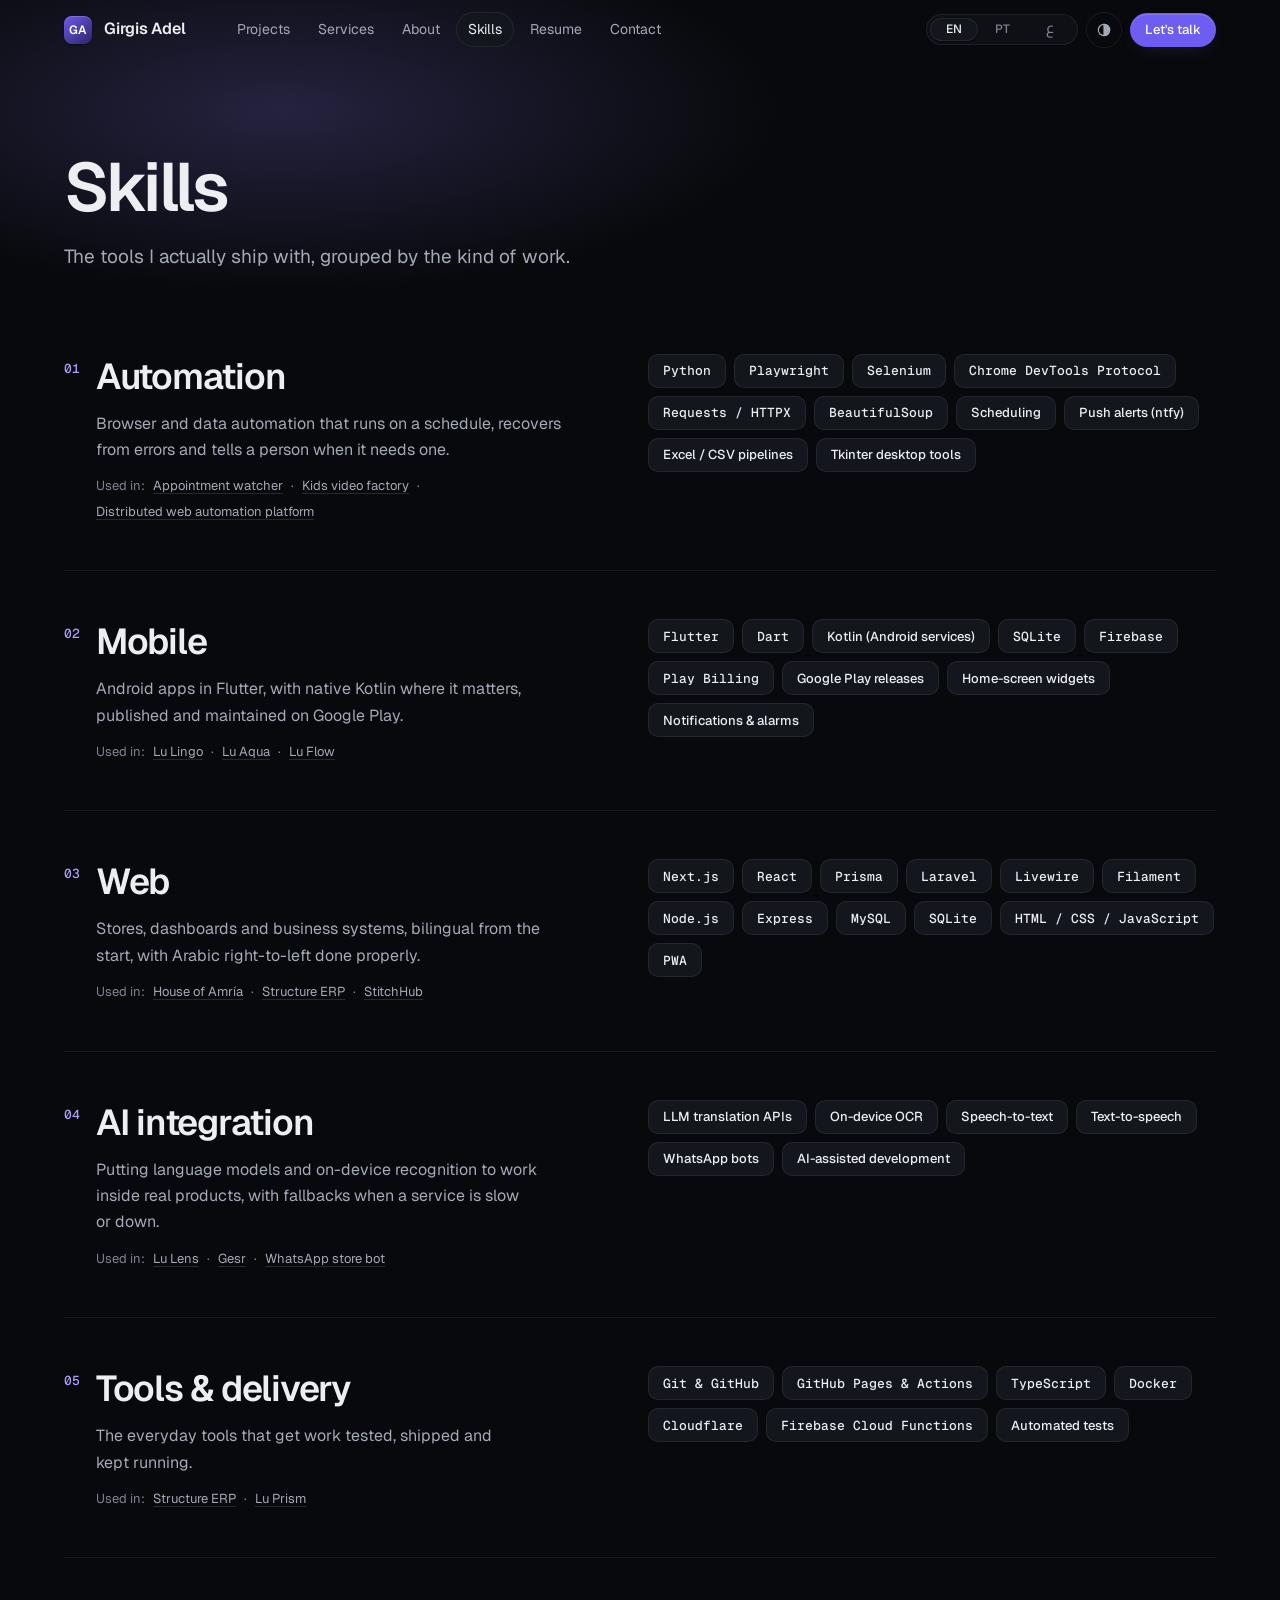
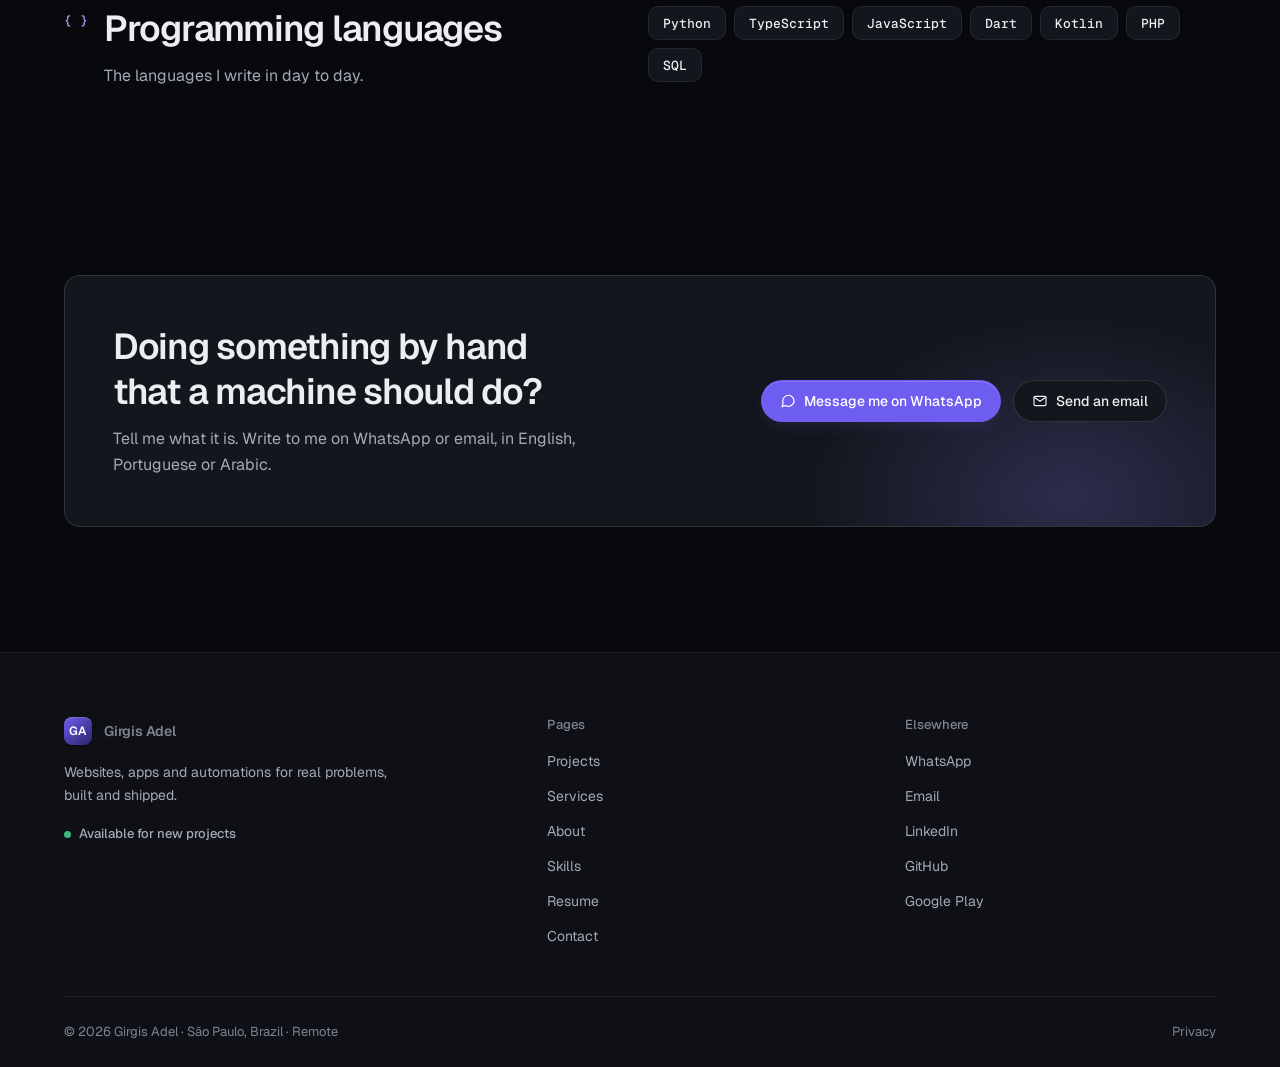
<file: skills.html>
<!doctype html>
<html lang="en" dir="ltr">
<head>
<meta charset="utf-8">
<meta name="viewport" content="width=device-width, initial-scale=1">
<title>Skills · Girgis Adel</title>
<meta name="description" content="The tools I ship with: automation, mobile, web and AI integration.">
<meta name="theme-color" content="#08090c">
<link rel="canonical" href="https://girgis2005.github.io/skills.html">
<meta property="og:type" content="website">
<meta property="og:site_name" content="Girgis Adel">
<meta property="og:title" content="Skills · Girgis Adel">
<meta property="og:description" content="The tools I ship with: automation, mobile, web and AI integration.">
<!-- seo:start -->
<meta property="og:url" content="https://girgis2005.github.io/skills.html">
<meta property="og:image" content="https://girgis2005.github.io/assets/images/og-image.png">
<meta property="og:image:width" content="1200">
<meta property="og:image:height" content="630">
<meta property="og:image:alt" content="Girgis Adel — websites, apps and automations">
<meta property="og:locale" content="en_US">
<meta property="og:locale:alternate" content="pt_BR">
<meta property="og:locale:alternate" content="ar_AR">
<meta name="twitter:card" content="summary_large_image">
<link rel="apple-touch-icon" href="/assets/icons/apple-touch-icon.png">
<!-- seo:end -->
<link rel="icon" href="/assets/icons/favicon.svg" type="image/svg+xml">
<script>/* pre-paint: theme + language before first frame (no flash) */(function(){try{var d=document.documentElement,q=new URLSearchParams(location.search).get('lang'),l=q||localStorage.getItem('lang')||(navigator.languages||[navigator.language]).find(function(x){return/^(en|pt|ar)/i.test(x)}),t=localStorage.getItem('theme'),h=new Date().getHours();if(t==='light'||(t!=='dark'&&h>=7&&h<19))d.dataset.theme='light';d.dataset.themeMode=t==='light'||t==='dark'?t:'auto';if(l&&/^(pt|ar)/i.test(l)){d.classList.add('i18n-pending');if(/^ar/i.test(l)){d.lang='ar';d.dir='rtl'}else d.lang='pt-BR'}}catch(e){}})();</script>
<link rel="preconnect" href="https://fonts.googleapis.com">
<link rel="preconnect" href="https://fonts.gstatic.com" crossorigin>
<link rel="stylesheet" href="https://fonts.googleapis.com/css2?family=Geist:wght@400;500;600;700&family=Geist+Mono:wght@400;500&family=Cairo:wght@400;500;600;700&display=swap">
<link rel="stylesheet" href="/css/tokens.css">
<link rel="stylesheet" href="/css/base.css">
<link rel="stylesheet" href="/css/layout.css">
<link rel="stylesheet" href="/css/components.css">
<link rel="stylesheet" href="/css/pages.css">
<link rel="stylesheet" href="/css/animations.css">
<script type="module" src="/js/main.js"></script>
</head>
<body data-page="skills" data-title="meta.skills.title" data-description="meta.skills.description">
<a class="skip-link" href="#main" data-i18n="common.skip">Skip to content</a>
<header id="site-header" class="nav"></header>

<main id="main" tabindex="-1">
  <section class="page-head">
    <div class="container">
      <h1 class="rise" style="--i:0" data-i18n="pages.skills.title">Skills</h1>
      <p class="lead rise" style="--i:1" data-i18n="pages.skills.lead">The tools I actually ship with, grouped by the kind of work.</p>
    </div>
  </section>
  <section class="section section--first">
    <div class="container" data-skills></div>
  </section>
  <!-- Contact band -->
  <section class="section" aria-labelledby="cta-title">
    <div class="container">
      <div class="cta-band">
        <div>
          <h2 id="cta-title" data-i18n="cta.title">Doing something by hand that a machine should do?</h2>
          <p data-i18n="cta.text">Tell me what it is. Write to me on WhatsApp or email, in English, Portuguese or Arabic.</p>
        </div>
        <div class="cta-band__actions">
          <a class="btn btn--primary" data-link="whatsapp" target="_blank" rel="noopener"><svg viewBox="0 0 24 24" fill="none" stroke="currentColor" stroke-width="1.75" stroke-linecap="round" stroke-linejoin="round" aria-hidden="true"><path d="M21 11.5a8.5 8.5 0 0 1-12.6 7.4L3 20.5l1.7-5.2A8.5 8.5 0 1 1 21 11.5z"/></svg><span data-i18n="cta.whatsapp">Message me on WhatsApp</span></a>
          <a class="btn btn--secondary" data-link="email"><svg viewBox="0 0 24 24" fill="none" stroke="currentColor" stroke-width="1.75" stroke-linecap="round" stroke-linejoin="round" aria-hidden="true"><rect x="3" y="5" width="18" height="14" rx="2"/><path d="m3.5 6.5 8.5 6 8.5-6"/></svg><span data-i18n="cta.email">Send an email</span></a>
        </div>
      </div>
    </div>
  </section>
</main>

<footer id="site-footer" class="foot"></footer>
<!-- Cloudflare Web Analytics: privacy-first visit counts, no cookies. Only on the real site, so local previews and tests are not counted. --><script>if(location.hostname==='girgis2005.github.io'){var s=document.createElement('script');s.defer=true;s.src='https://static.cloudflareinsights.com/beacon.min.js';s.dataset.cfBeacon='{"token": "c31b48213b994e10bd501edd354af240"}';document.body.appendChild(s)}</script>
</body>
</html>
</file>
<file: css/tokens.css>
/* ==========================================================================
   Design tokens — Girgis Adel portfolio
   The ONLY place colors, fonts, sizes, radii, shadows and motion are defined.
   Dark is the default; light is opt-in via [data-theme="light"].
   ========================================================================== */

:root {
  color-scheme: dark;

  /* --- Surfaces (dark) --------------------------------------------------- */
  --bg:            #08090c;   /* page ground */
  --bg-raised:     #0e1015;   /* bands, footer */
  --surface:       #13161d;   /* cards, inputs */
  --surface-hover: #181c25;
  --line:          rgba(255, 255, 255, 0.07);  /* hairlines */
  --line-strong:   rgba(255, 255, 255, 0.13);
  --dash-track:    rgba(255, 255, 255, 0.22);  /* headline progress dashes */

  /* --- Text -------------------------------------------------------------- */
  --text:          #edeef2;   /* 17.4:1 on --bg */
  --text-2:        #a4a9b7;   /*  8.3:1 — body secondary */
  --text-3:        #7d8393;   /*  5.0:1 — metadata only */

  /* --- Accent: one refined violet --------------------------------------- */
  --accent:        #8b7cf6;   /* links, focus, the one glow */
  --accent-text:   #a99ffb;   /* accent used as text on dark (7.4:1) */
  --accent-fill:   #6d5df0;   /* primary button fill (white text 4.9:1) */
  --accent-fill-hover: #7b6cf4;
  --accent-soft:   rgba(139, 124, 246, 0.12);
  --accent-glow:   rgba(139, 124, 246, 0.22);
  --on-accent:     #ffffff;

  /* --- Status law: a project's status owns ONE color, everywhere -------- */
  --status-live:      #3fb97a;  /* Published on Play / Live on the web */
  --status-delivered: #5aa2ff;  /* Delivered to a client */
  --status-testing:   #e0a23b;  /* In testing — not released yet */
  --status-internal:  #8b93a5;  /* Internal tool / Prototype */

  /* --- Type --------------------------------------------------------------- */
  --font-sans:  "Geist", ui-sans-serif, system-ui, -apple-system, "Segoe UI", sans-serif;
  --font-mono:  "Geist Mono", ui-monospace, "SFMono-Regular", Consolas, monospace; /* code, versions, package names ONLY */
  --font-ar:    "Cairo", "Geist", system-ui, sans-serif;
  --font-ar-display: "Cairo", system-ui, sans-serif;

  /* fluid scale (min @ 360px → max @ 1280px) */
  --fs-xs:   0.8125rem;                                   /* 13 */
  --fs-sm:   0.875rem;                                    /* 14 */
  --fs-base: 1rem;                                        /* 16 */
  --fs-md:   clamp(1.0625rem, 1rem + 0.25vw, 1.1875rem);  /* 17→19 lead */
  --fs-lg:   clamp(1.25rem, 1.1rem + 0.6vw, 1.5rem);      /* 20→24 */
  --fs-xl:   clamp(1.625rem, 1.3rem + 1.4vw, 2.25rem);    /* 26→36 section */
  --fs-2xl:  clamp(2.375rem, 1.6rem + 3.4vw, 4.25rem);    /* 38→68 hero */

  --lh-tight: 1.08;
  --lh-snug:  1.25;
  --lh-body:  1.65;
  --track-display: -0.035em;
  --track-tight:   -0.015em;

  /* --- Space (4px base) --------------------------------------------------- */
  --s-1: 0.25rem;  --s-2: 0.5rem;   --s-3: 0.75rem;  --s-4: 1rem;
  --s-5: 1.5rem;   --s-6: 2rem;     --s-7: 3rem;     --s-8: 4rem;
  --s-9: 6rem;     --s-10: 8rem;
  --section-gap: clamp(4.5rem, 3rem + 6vw, 8rem);

  /* --- Layout ------------------------------------------------------------- */
  --container: 72rem;      /* 1152px */
  --container-narrow: 46rem;
  --gutter: clamp(1rem, 0.5rem + 2.5vw, 2rem);
  --nav-h: 3.75rem;

  /* --- Shape & depth ------------------------------------------------------ */
  --r-sm: 6px;  --r-md: 10px;  --r-lg: 16px;  --r-pill: 999px;
  --shadow-1: 0 1px 2px rgba(0, 0, 0, 0.4);
  --shadow-2: 0 8px 24px -8px rgba(0, 0, 0, 0.55), 0 2px 6px -2px rgba(0, 0, 0, 0.4);
  --shadow-3: 0 24px 60px -20px rgba(0, 0, 0, 0.7);

  /* --- Motion ------------------------------------------------------------- */
  --ease-out: cubic-bezier(0.16, 1, 0.3, 1);   /* expo-out */
  --dur-1: 140ms;  --dur-2: 260ms;  --dur-3: 700ms;
}

[data-theme="light"] {
  color-scheme: light;

  --bg:            #fbfbfc;
  --bg-raised:     #f4f5f7;
  --surface:       #ffffff;
  --surface-hover: #f7f7f9;
  --line:          rgba(12, 14, 22, 0.08);
  --line-strong:   rgba(12, 14, 22, 0.15);
  --dash-track:    rgba(12, 14, 22, 0.2);

  --text:          #0b0d12;   /* 18.9:1 */
  --text-2:        #4a5060;   /*  8.0:1 */
  --text-3:        #656b7a;   /*  5.4:1 */

  --accent:        #5b4be0;
  --accent-text:   #4b3bd0;   /* 7.2:1 on --bg */
  --accent-fill:   #5b4be0;
  --accent-fill-hover: #4f3fd6;
  --accent-soft:   rgba(91, 75, 224, 0.08);
  --accent-glow:   rgba(91, 75, 224, 0.14);

  /* darker than the dark-theme values so 12px badge text on its 12% tint stays ≥ 4.5:1 (axe-checked) */
  --status-live:      #156b43;
  --status-delivered: #1b4fa6;
  --status-testing:   #7d4a06;
  --status-internal:  #4b5162;

  --shadow-1: 0 1px 2px rgba(12, 14, 22, 0.06);
  --shadow-2: 0 8px 24px -10px rgba(12, 14, 22, 0.14), 0 2px 6px -2px rgba(12, 14, 22, 0.06);
  --shadow-3: 0 24px 60px -24px rgba(12, 14, 22, 0.22);
}

/* Arabic switches the font stacks; everything else is shared. */
:root[lang="ar"] {
  --font-sans: var(--font-ar);
  --fs-sm: 0.9375rem;          /* Cairo reads small: 15px instead of 14px */
  --track-display: 0;          /* never letter-space Arabic */
  --track-tight: 0;
  --lh-tight: 1.35;
  --lh-body: 1.8;
}

@media (prefers-reduced-motion: reduce) {
  :root { --dur-1: 0ms; --dur-2: 0ms; --dur-3: 0ms; }
}
</file>
<file: css/base.css>
/* ==========================================================================
   Base — reset, typography, links, focus, RTL-safe defaults.
   Colors/fonts come ONLY from tokens.css.
   ========================================================================== */

*, *::before, *::after { box-sizing: border-box; }
[hidden] { display: none !important; } /* `hidden` always wins over a component's display rule */

html {
  -webkit-text-size-adjust: 100%;
  text-size-adjust: 100%;
  scroll-behavior: smooth;
  scroll-padding-block-start: calc(var(--nav-h) + var(--s-4));
  scrollbar-color: var(--line-strong) transparent;
}

body {
  margin: 0;
  min-block-size: 100vh;
  display: flex;
  flex-direction: column;
  background: var(--bg);
  color: var(--text);
  font: 400 var(--fs-base) / var(--lh-body) var(--font-sans);
  -webkit-font-smoothing: antialiased;
  -moz-osx-font-smoothing: grayscale;
  text-rendering: optimizeLegibility;
}
main { flex: 1; }

/* While a non-English dictionary loads, hide text for a moment (no flash of English).
   i18n.js removes the class; a 1.5s CSS fail-safe shows the page anyway. */
.i18n-pending body { animation: i18n-failsafe 0s linear 1.5s forwards; visibility: hidden; }
@keyframes i18n-failsafe { to { visibility: visible; } }

h1, h2, h3, h4 { margin: 0; font-weight: 600; line-height: var(--lh-snug); letter-spacing: var(--track-tight); text-wrap: balance; }
:root[lang="ar"] :is(h1, h2, h3, h4) { font-family: var(--font-ar-display); font-weight: 700; }
p { margin: 0; text-wrap: pretty; }

img, svg, video { display: block; max-inline-size: 100%; }
img { block-size: auto; }

a { color: inherit; text-decoration: none; }
.prose a, a.text-link { color: var(--accent-text); text-decoration: underline; text-decoration-thickness: 1px; text-underline-offset: 3px; }
.prose a:hover, a.text-link:hover { text-decoration-thickness: 2px; }

button, input, select, textarea { font: inherit; color: inherit; }

::selection { background: var(--accent-soft); color: var(--text); }

:focus-visible { outline: 2px solid var(--accent); outline-offset: 3px; border-radius: var(--r-sm); }

/* code, versions, package names ONLY */
.mono, code { font-family: var(--font-mono); font-size: 0.8125em; letter-spacing: 0; overflow-wrap: anywhere; }

.visually-hidden {
  position: absolute !important;
  inline-size: 1px; block-size: 1px;
  overflow: hidden; clip: rect(0 0 0 0); clip-path: inset(50%);
  white-space: nowrap;
}

/* Skip link: hidden until focused */
.skip-link {
  position: fixed; inset-block-start: var(--s-2); inset-inline-start: var(--s-2); z-index: 100;
  padding: var(--s-2) var(--s-4); border-radius: var(--r-pill);
  background: var(--accent-fill); color: var(--on-accent); font-size: var(--fs-sm); font-weight: 500;
  transform: translateY(-160%); transition: transform var(--dur-2) var(--ease-out);
}
.skip-link:focus { transform: none; }

/* Mirror directional icons in Arabic */
[dir="rtl"] .flip { transform: scaleX(-1); }
</file>
<file: css/layout.css>
/* ==========================================================================
   Layout — container, sections, page header.
   ========================================================================== */

.container { inline-size: min(100% - 2 * var(--gutter), var(--container)); margin-inline: auto; }
.container--narrow { inline-size: min(100% - 2 * var(--gutter), var(--container-narrow)); margin-inline: auto; }

.section { padding-block: var(--section-gap); }
.section + .section { padding-block-start: 0; }

.section-head { display: flex; align-items: end; justify-content: space-between; gap: var(--s-5); margin-block-end: var(--s-7); }
.section-head h2 { font-size: var(--fs-xl); letter-spacing: var(--track-display); }
.section-head p { margin-block-start: var(--s-3); color: var(--text-2); max-inline-size: 52ch; }

/* Inner pages: title + one-line lead, with the same faint glow as the hero */
.page-head {
  position: relative; isolation: isolate; overflow-x: clip; /* glow may bleed up/down, never sideways */
  padding-block: clamp(3.5rem, 2.5rem + 4vw, 6rem) clamp(2rem, 1.5rem + 2vw, 3.5rem);
}
.page-head::before {
  content: ""; position: absolute; inset: -60% -20% auto; block-size: 520px; z-index: -1; pointer-events: none;
  background: radial-gradient(40% 50% at 30% 40%, var(--accent-glow), transparent 70%);
}
[dir="rtl"] .page-head::before { background: radial-gradient(40% 50% at 70% 40%, var(--accent-glow), transparent 70%); }
.page-head h1 { font-size: var(--fs-2xl); line-height: var(--lh-tight); letter-spacing: var(--track-display); max-inline-size: 18ch; }
.page-head .lead { margin-block-start: var(--s-4); }

.lead { font-size: var(--fs-md); color: var(--text-2); max-inline-size: 56ch; }

/* Placeholder block for sections that later phases fill in (never shipped) */
.todo {
  border: 1px dashed var(--line-strong); border-radius: var(--r-lg);
  padding: var(--s-6); color: var(--text-3); font-size: var(--fs-sm);
}

@media (max-width: 560px) {
  .section-head { flex-direction: column; align-items: start; }
}
</file>
<file: css/components.css>
/* ==========================================================================
   Components — navbar, mobile menu, switchers, buttons, badges, chips,
   project rows, form fields, footer.
   ========================================================================== */

/* ---------- Navbar ---------- */
.nav {
  position: sticky; inset-block-start: 0; z-index: 50; block-size: var(--nav-h);
  border-block-end: 1px solid transparent;
  transition: background var(--dur-2) var(--ease-out), border-color var(--dur-2);
}
.nav.is-stuck, .nav.is-open {
  background: color-mix(in oklab, var(--bg) 80%, transparent);
  backdrop-filter: saturate(1.4) blur(14px); -webkit-backdrop-filter: saturate(1.4) blur(14px);
  border-color: var(--line);
}
/* backdrop-filter would make the fixed menu panel position against the header — turn it off while open */
.nav.is-open { background: var(--bg); backdrop-filter: none; -webkit-backdrop-filter: none; }
.nav__in { block-size: 100%; display: flex; align-items: center; gap: var(--s-5); }

.brand { display: flex; align-items: center; gap: var(--s-3); font-weight: 600; letter-spacing: var(--track-tight); white-space: nowrap; }
.brand__mark {
  inline-size: 28px; block-size: 28px; border-radius: 8px; display: grid; place-items: center; flex: none;
  background: linear-gradient(140deg, var(--accent-fill), color-mix(in oklab, var(--accent-fill) 55%, #000));
  color: #fff; font: 600 12px/1 "Geist", var(--font-sans); letter-spacing: 0.02em;
  box-shadow: inset 0 1px 0 rgba(255, 255, 255, 0.18), var(--shadow-1);
}

.nav__links { display: flex; gap: var(--s-1); margin-inline-start: var(--s-4); }
.nav__links a {
  padding: 6px 12px; border-radius: var(--r-pill); color: var(--text-2); font-size: var(--fs-sm);
  transition: color var(--dur-1), background var(--dur-1);
}
.nav__links a:hover { color: var(--text); background: var(--surface); }
.nav__links a[aria-current="page"] { color: var(--text); background: var(--surface); box-shadow: inset 0 0 0 1px var(--line); }

.nav__tools { margin-inline-start: auto; display: flex; align-items: center; gap: var(--s-2); }
.nav .nav__menu-btn { display: none; }

/* Mobile menu panel */
.menu {
  position: fixed; inset: var(--nav-h) 0 0 0; z-index: 49; overflow-y: auto; overscroll-behavior: contain;
  background: var(--bg); border-block-start: 1px solid var(--line);
  padding-block: var(--s-3) var(--s-7);
}
.menu[hidden] { display: none; }
.menu ul { list-style: none; margin: 0; padding: 0; display: grid; }
.menu li a {
  display: flex; align-items: center; justify-content: space-between;
  padding: var(--s-4) var(--s-2); border-block-end: 1px solid var(--line);
  font-size: var(--fs-lg); font-weight: 500; color: var(--text-2);
}
.menu li a[aria-current="page"], .menu li a:hover { color: var(--text); }
.menu li a svg { inline-size: 18px; block-size: 18px; color: var(--text-3); }
.menu .btn { margin-block-start: var(--s-5); inline-size: 100%; justify-content: center; }

/* ---------- Segmented language control ---------- */
.seg { display: flex; padding: 3px; border: 1px solid var(--line); border-radius: var(--r-pill); background: var(--bg-raised); }
.seg button {
  all: unset; cursor: pointer; min-inline-size: 30px; padding: 4px 9px; border-radius: var(--r-pill);
  font: 500 12px/1.2 "Geist", var(--font-sans); color: var(--text-3); text-align: center;
  transition: color var(--dur-1), background var(--dur-1);
}
.seg button[lang="ar"] { font-family: "Cairo", var(--font-ar); font-size: 15px; line-height: 1; padding-block: 1px 5px; }
.seg button:hover { color: var(--text); }
.seg button:focus-visible { outline: 2px solid var(--accent); outline-offset: 1px; }
.seg button[aria-pressed="true"] { background: var(--surface); color: var(--text); box-shadow: var(--shadow-1), inset 0 0 0 1px var(--line); }

/* ---------- Icon button ---------- */
.icon-btn {
  all: unset; cursor: pointer; inline-size: 34px; block-size: 34px; display: grid; place-items: center; flex: none;
  border-radius: var(--r-pill); border: 1px solid var(--line); color: var(--text-2);
  transition: color var(--dur-1), border-color var(--dur-1), background var(--dur-1);
}
.icon-btn:hover { color: var(--text); border-color: var(--line-strong); background: var(--surface); }
.icon-btn:focus-visible { outline: 2px solid var(--accent); outline-offset: 2px; }
.icon-btn svg { inline-size: 16px; block-size: 16px; }
/* Choice menu under a button ("Let's work together" → WhatsApp · Email · Form). Shares the look of the theme menu. */
.pick { position: relative; display: inline-flex; }
.pick__menu {
  position: absolute; inset-block-start: calc(100% + 8px); inset-inline-start: 0; z-index: 40;
  min-inline-size: 270px; padding: 6px; display: grid; gap: 2px; scroll-margin-block-end: 16px;
  background: var(--bg-raised); border: 1px solid var(--line); border-radius: var(--r-lg); box-shadow: var(--shadow-2);
}
.pick__menu a {
  display: flex; align-items: center; gap: 12px; padding: 10px 12px; border-radius: 10px;
  color: var(--text); text-decoration: none; font: 500 15px/1.3 var(--font-sans);
  transition: background var(--dur-1);
}
.pick__menu a > span { display: grid; gap: 2px; min-inline-size: 0; }
.pick__menu small { font-size: 12.5px; font-weight: 400; color: var(--text-3); overflow-wrap: anywhere; }
.pick__menu svg { inline-size: 18px; block-size: 18px; flex: none; color: var(--text-2); }
.pick__menu .pick__wa { color: #25d366; }
.pick__menu a:hover { background: var(--surface); }
.pick__menu a:focus-visible { outline: 2px solid var(--accent); outline-offset: -2px; }

/* WhatsApp app choice (Android): bottom sheet */
.wa-sheet {
  margin: auto auto 0; inline-size: min(100% - 24px, 420px); max-inline-size: none; padding: 10px;
  border: 1px solid var(--line); border-radius: var(--r-lg) var(--r-lg) 0 0; border-block-end: 0;
  background: var(--bg-raised); color: var(--text); box-shadow: var(--shadow-2);
  padding-block-end: max(10px, env(safe-area-inset-bottom));
}
.wa-sheet::backdrop { background: rgba(0, 0, 0, 0.5); }
.wa-sheet__title { margin: 6px 8px 10px; font-size: 13px; color: var(--text-3); }
.wa-sheet__opt, .wa-sheet__cancel {
  all: unset; box-sizing: border-box; cursor: pointer; display: flex; align-items: center; gap: 12px; inline-size: 100%;
  min-block-size: 52px; padding: 0 14px; border-radius: 12px; font: 500 16px/1.3 var(--font-sans);
}
.wa-sheet__opt { color: var(--text); }
.wa-sheet__opt svg { inline-size: 22px; block-size: 22px; color: #25d366; flex: none; }
.wa-sheet__opt:hover, .wa-sheet__opt:focus-visible { background: var(--surface); }
.wa-sheet__cancel { justify-content: center; margin-block-start: 6px; color: var(--text-2); border: 1px solid var(--line); }
.wa-sheet :focus-visible { outline: 2px solid var(--accent); outline-offset: -2px; }

/* Theme picker: the button shows the chosen mode; the small menu offers Auto · Light · Dark */
.theme-pick { position: relative; }
.theme-pick .icon-btn svg { display: none; }
:root:not([data-theme-mode]) .theme-pick .i-auto,
[data-theme-mode="auto"] .theme-pick .i-auto,
[data-theme-mode="light"] .theme-pick .i-sun,
[data-theme-mode="dark"] .theme-pick .i-moon { display: block; }
.theme-menu {
  position: absolute; inset-block-start: calc(100% + 8px); inset-inline-end: 0; z-index: 60;
  min-inline-size: 210px; padding: 6px; display: grid; gap: 2px;
  background: var(--bg-raised); border: 1px solid var(--line); border-radius: var(--r-lg); box-shadow: var(--shadow-2);
}
.theme-menu[hidden] { display: none; }
.theme-menu button {
  all: unset; cursor: pointer; display: flex; align-items: center; gap: 10px; padding: 9px 10px; border-radius: 10px;
  color: var(--text-2); font: 500 14px/1.3 var(--font-sans);
  transition: background var(--dur-1), color var(--dur-1);
}
.theme-menu button > span { display: grid; gap: 1px; }
.theme-menu small { font-size: 12px; font-weight: 400; color: var(--text-3); }
.theme-menu svg { inline-size: 16px; block-size: 16px; flex: none; }
.theme-menu button:hover { background: var(--surface); color: var(--text); }
.theme-menu button:focus-visible { outline: 2px solid var(--accent); outline-offset: -2px; }
.theme-menu button[aria-pressed="true"] { background: var(--surface); color: var(--text); box-shadow: inset 0 0 0 1px var(--line); }
.theme-menu button[aria-pressed="true"]::after { content: ""; margin-inline-start: auto; inline-size: 6px; block-size: 6px; border-radius: 50%; background: var(--accent); }
.nav__menu-btn .i-close, .nav.is-open .nav__menu-btn .i-menu { display: none; }
.nav.is-open .nav__menu-btn .i-close { display: block; }

/* ---------- Buttons ---------- */
.btn {
  display: inline-flex; align-items: center; gap: 8px; block-size: 42px; padding-inline: 18px;
  border-radius: var(--r-pill); border: 1px solid transparent; cursor: pointer; white-space: nowrap;
  font: 500 var(--fs-sm)/1 var(--font-sans);
  transition: background var(--dur-1), border-color var(--dur-1), color var(--dur-1), transform var(--dur-1), box-shadow var(--dur-2);
}
.btn svg { inline-size: 16px; block-size: 16px; flex: none; }
.btn--primary { background: var(--accent-fill); color: var(--on-accent); box-shadow: inset 0 1px 0 rgba(255, 255, 255, 0.16), 0 6px 20px -8px var(--accent-glow); }
.btn--primary:hover { background: var(--accent-fill-hover); box-shadow: inset 0 1px 0 rgba(255, 255, 255, 0.2), 0 10px 28px -8px var(--accent-glow); }
.btn--secondary { background: var(--surface); color: var(--text); border-color: var(--line-strong); }
.btn--secondary:hover { background: var(--surface-hover); }
.btn--ghost { color: var(--text-2); padding-inline: 10px; }
.btn--ghost:hover { color: var(--text); }
.btn:active { transform: translateY(1px); }
.btn--sm { block-size: 34px; padding-inline: 14px; font-size: 13px; }
.btn[disabled], .btn[aria-disabled="true"] { opacity: 0.45; cursor: not-allowed; box-shadow: none; }

.link-arrow { display: inline-flex; align-items: center; gap: 6px; color: var(--text-2); font-size: var(--fs-sm); white-space: nowrap; }
.link-arrow:hover { color: var(--text); }
.link-arrow svg { inline-size: 15px; block-size: 15px; transition: transform var(--dur-1) var(--ease-out); }
.link-arrow:hover svg { transform: translate(2px, -2px); }
.link-arrow:hover svg.flip { transform: translateX(3px); }
[dir="rtl"] .link-arrow:hover svg.flip { transform: scaleX(-1) translateX(3px); }
[dir="rtl"] .link-arrow svg { transform: scaleX(-1); }
[dir="rtl"] .link-arrow:hover svg { transform: scaleX(-1) translate(2px, -2px); }

/* ---------- Status badge (status law) + chips ---------- */
.badge {
  --c: var(--status-internal);
  display: inline-flex; align-items: center; gap: 7px; block-size: 24px; padding-inline: 9px 10px;
  border-radius: var(--r-pill); font-size: 12px; font-weight: 500; white-space: nowrap;
  color: var(--c); background: color-mix(in oklab, var(--c) 12%, transparent);
  border: 1px solid color-mix(in oklab, var(--c) 28%, transparent);
}
.badge::before { content: ""; inline-size: 6px; block-size: 6px; border-radius: 50%; background: currentColor; }
.badge--live { --c: var(--status-live); }
.badge--delivered { --c: var(--status-delivered); }
.badge--testing { --c: var(--status-testing); }
.badge--internal { --c: var(--status-internal); }

.chips { display: flex; flex-wrap: wrap; gap: 6px; }
.chip {
  display: inline-flex; align-items: center; block-size: 24px; padding-inline: 9px;
  border-radius: var(--r-sm); border: 1px solid var(--line); background: var(--bg-raised);
  font: 500 12px/1 var(--font-mono); color: var(--text-2);
}
/* translated (descriptive) chips: the page's text font, so Arabic letters join properly */
.chip--text { font-family: var(--font-sans); letter-spacing: normal; }
.chips--lg .chip--text { font-size: 14px; }

/* ---------- Project list row ---------- */
.plist { list-style: none; margin: 0; padding: 0; border-block-start: 1px solid var(--line); }
.prow {
  position: relative; display: grid; grid-template-columns: 76px minmax(0, 1fr) auto; gap: var(--s-5); align-items: center;
  padding: var(--s-5) var(--s-4); border-block-end: 1px solid var(--line); border-radius: var(--r-md);
  transition: background var(--dur-2) var(--ease-out);
}
.prow:hover { background: var(--surface); }
.thumb {
  inline-size: 76px; block-size: 76px; border-radius: 16px; overflow: hidden; display: grid; place-items: center;
  border: 1px solid var(--line-strong); background: var(--bg-raised); box-shadow: var(--shadow-1);
}
.thumb img { inline-size: 100%; block-size: 100%; object-fit: cover; }
.thumb--tile { background: linear-gradient(145deg, var(--accent-fill), color-mix(in oklab, var(--accent-fill) 50%, #000)); color: #fff; font: 700 22px/1 "Geist", var(--font-sans); letter-spacing: -0.02em; }
.thumb--tile.alt { background: linear-gradient(145deg, #1f8a55, #0f4d2f); }
.thumb--tile.slate { background: linear-gradient(145deg, #3a4152, #1c2029); }
.thumb--tile svg { inline-size: 30px; block-size: 30px; }
.prow__main { display: grid; gap: 6px; min-inline-size: 0; }
.prow__title { display: flex; align-items: center; flex-wrap: wrap; gap: var(--s-2) var(--s-3); }
.prow h3 { font-size: var(--fs-lg); line-height: 1.25; }
.prow p { color: var(--text-2); font-size: var(--fs-sm); line-height: 1.6; max-inline-size: 68ch; }
.prow .chips { margin-block-start: 4px; }
.prow__go {
  inline-size: 40px; block-size: 40px; border-radius: 50%; display: grid; place-items: center;
  border: 1px solid var(--line); color: var(--text-3);
  transition: color var(--dur-1), border-color var(--dur-1), transform var(--dur-2) var(--ease-out), background var(--dur-1);
}
.prow__go svg { inline-size: 17px; block-size: 17px; }
.prow:hover .prow__go { color: var(--on-accent); background: var(--accent-fill); border-color: transparent; transform: translateX(3px); }
[dir="rtl"] .prow:hover .prow__go { transform: translateX(-3px); }
.stretched::after { content: ""; position: absolute; inset: 0; z-index: 1; }

/* ---------- Form field ---------- */
.field { display: grid; gap: 6px; }
.field label { font-size: 13px; font-weight: 500; }
.field :is(input, select, textarea) {
  inline-size: 100%; min-block-size: 42px; padding: 10px 14px; border-radius: var(--r-md);
  background: var(--bg); border: 1px solid var(--line-strong); color: var(--text); font-size: var(--fs-sm);
  transition: border-color var(--dur-1), box-shadow var(--dur-1);
}
.field textarea { min-block-size: 140px; resize: vertical; }
.field ::placeholder { color: var(--text-3); }
.field :is(input, select, textarea):focus { outline: none; border-color: var(--accent); box-shadow: 0 0 0 4px var(--accent-soft); }
.field.is-error :is(input, select, textarea) { border-color: #e5484d; }
.field .err { font-size: 12px; color: #ff8b8f; }
[data-theme="light"] .field .err { color: #c62a2f; }

/* ---------- Footer ---------- */
.foot { border-block-start: 1px solid var(--line); background: var(--bg-raised); color: var(--text-3); font-size: var(--fs-sm); }
.foot__top { display: grid; grid-template-columns: minmax(0, 1.4fr) repeat(2, minmax(0, 1fr)); gap: var(--s-7); padding-block: var(--s-8) var(--s-7); }
.foot__about p { margin-block-start: var(--s-4); max-inline-size: 36ch; color: var(--text-2); }
.foot__avail { display: inline-flex; align-items: center; gap: 8px; margin-block-start: var(--s-4); color: var(--status-live); font-weight: 500; font-size: 13px; }
.foot h2 { font-size: 13px; font-weight: 500; color: var(--text-3); letter-spacing: 0; margin-block-end: var(--s-4); }
.foot ul { list-style: none; margin: 0; padding: 0; display: grid; gap: var(--s-3); }
.foot ul a { color: var(--text-2); transition: color var(--dur-1); }
.foot ul a:hover { color: var(--text); }
.foot__bottom { display: flex; flex-wrap: wrap; justify-content: space-between; gap: var(--s-3); padding-block: var(--s-5); border-block-start: 1px solid var(--line); font-size: 13px; }
.foot__bottom a:hover { color: var(--text); }

/* status dot that breathes (availability) */
.pulse { position: relative; inline-size: 7px; block-size: 7px; border-radius: 50%; background: var(--status-live); flex: none; }
.pulse::after { content: ""; position: absolute; inset: -4px; border-radius: 50%; border: 1px solid var(--status-live); opacity: 0; animation: ping 2.4s var(--ease-out) infinite; }

/* ---------- Responsive ---------- */
@media (max-width: 960px) {
  .nav__links { display: none; }
  .nav .nav__menu-btn { display: grid; }
  .foot__top { grid-template-columns: repeat(2, minmax(0, 1fr)); }
  .foot__about { grid-column: 1 / -1; }
}
@media (max-width: 560px) {
  .nav__in { gap: var(--s-3); }
  .nav__cta { display: none; }
  .brand__name { display: none; }
  .prow { grid-template-columns: 56px minmax(0, 1fr); gap: var(--s-4); align-items: start; padding-inline: var(--s-2); }
  .thumb { inline-size: 56px; block-size: 56px; border-radius: 13px; }
  .thumb--tile { font-size: 17px; }
  .thumb--tile svg { inline-size: 24px; block-size: 24px; }
  .prow__go { display: none; }
  .foot__top { gap: var(--s-6); padding-block: var(--s-7) var(--s-6); }
}
</file>
<file: css/pages.css>
/* ==========================================================================
   Page-specific styles — one labelled block per page.
   ========================================================================== */

/* ---------- Home: centered profile hero ---------- */
.hero {
  position: relative; isolation: isolate; overflow-x: clip; text-align: center; /* glow may bleed up/down, never sideways */
  padding-block: clamp(3.5rem, 2.5rem + 5vw, 6.5rem) clamp(3rem, 2rem + 3vw, 4.5rem);
}
.hero::before {
  content: ""; position: absolute; inset: -40% -10% auto; block-size: 620px; z-index: -1; pointer-events: none;
  background: radial-gradient(45% 55% at 50% 35%, var(--accent-glow), transparent 70%);
}
.hero__in { display: flex; flex-direction: column; align-items: center; }
.profile { display: flex; flex-direction: column; align-items: center; gap: var(--s-3); }
.avatar {
  inline-size: 120px; block-size: 120px; border-radius: 50%; object-fit: cover; object-position: 50% 26%; background: #fff;
  box-shadow: 0 0 0 3px var(--bg), 0 0 0 4px var(--line-strong), var(--shadow-2);
}
.profile__name { margin-block-start: var(--s-1); font-size: var(--fs-lg); font-weight: 600; letter-spacing: var(--track-tight); line-height: 1.2; }
.profile__role { color: var(--text-2); font-size: var(--fs-sm); }
.profile__meta { display: flex; flex-wrap: wrap; justify-content: center; align-items: center; gap: var(--s-2) var(--s-4); color: var(--text-3); font-size: 13px; }
.profile__meta > span { display: inline-flex; align-items: center; gap: 7px; }
.profile__meta svg { inline-size: 14px; block-size: 14px; }
.status-pill { color: var(--status-live); font-weight: 500; }
.hero h1 {
  margin-block: var(--s-7) var(--s-4); max-inline-size: 20ch;
  font-size: clamp(2.125rem, 1.5rem + 2.6vw, 3.5rem); line-height: var(--lh-tight); letter-spacing: var(--track-display);
}
:root[lang="ar"] .hero h1 { max-inline-size: 22ch; }
.hero h1 em { font-style: normal; color: var(--accent-text); }
.hero .lead { margin-inline: auto; }
.hero__cta { display: flex; flex-wrap: wrap; justify-content: center; gap: var(--s-3); margin-block-start: var(--s-6); }
.quick { display: flex; justify-content: center; gap: var(--s-2); margin-block-start: var(--s-5); }
.quick a {
  inline-size: 38px; block-size: 38px; display: grid; place-items: center; border-radius: 50%;
  border: 1px solid var(--line); color: var(--text-3);
  transition: color var(--dur-1), border-color var(--dur-1), background var(--dur-1);
}
.quick a:hover { color: var(--text); border-color: var(--line-strong); background: var(--surface); }
.quick svg { inline-size: 17px; block-size: 17px; }
.quick svg.brand { inline-size: 18px; block-size: 18px; transition: transform var(--dur-1); } /* real brand logos, in their own colours */
.quick a:hover svg.brand { transform: scale(1.08); }

/* Split hero: profile on one side, rotating headline on the other (mirrors in RTL) */
.hero--split { text-align: start; }
.hero--split::before { background: radial-gradient(38% 50% at 24% 42%, var(--accent-glow), transparent 70%); }
[dir="rtl"] .hero--split::before { background: radial-gradient(38% 50% at 76% 42%, var(--accent-glow), transparent 70%); }
.hero--split .hero__in { display: grid; grid-template-columns: 272px minmax(0, 1fr); gap: clamp(2.5rem, 1rem + 5vw, 6rem); align-items: center; }
.hero__side { display: grid; justify-items: center; gap: var(--s-5); text-align: center; }
.hero__side .quick { margin: 0; }
.avatar--hero { inline-size: 184px; block-size: 184px; }
.hero__main { display: grid; justify-items: start; }
.hero--split h1 { margin: 0; max-inline-size: 18ch; font-size: clamp(2.25rem, 1.3rem + 3vw, 3.75rem); }
:root[lang="ar"] .hero--split h1 { max-inline-size: 20ch; }
.hero--split .lead { margin: var(--s-6) 0 0; }
.hero--split .hero__cta { justify-content: start; }

/* Rotator: all lines share one grid cell, so the box is as tall as the longest line (no jumping) */
.rotator { display: grid; }
.rotator__item {
  /* bottom-aligned: shorter lines grow upward, so the progress dashes always sit right under the text */
  grid-area: 1 / 1; align-self: end; opacity: 0; transform: translateY(0.45em); filter: blur(6px); visibility: hidden;
  transition: opacity 600ms var(--ease-out), transform 700ms var(--ease-out), filter 600ms var(--ease-out), visibility 0s linear 700ms;
}
.rotator__item.is-active { opacity: 1; transform: none; filter: none; visibility: visible; transition-delay: 120ms, 120ms, 120ms, 0s; }
.rotator__item.is-leaving { opacity: 0; transform: translateY(-0.45em); filter: blur(6px); visibility: visible; transition-delay: 0s; }
.rotator__item em { font-style: normal; color: var(--accent-text); }

.rotator__dots { display: flex; gap: 0; margin-block-start: var(--s-3); margin-inline-start: -4px; }
.rotator__item { text-wrap: balance; }
.rotator__dots button { all: unset; cursor: pointer; padding: 10px 4px; }
.rotator__dots button span { display: block; position: relative; inline-size: 24px; block-size: 3px; border-radius: 3px; background: var(--dash-track); overflow: hidden; transition: inline-size var(--dur-2) var(--ease-out); }
.rotator__dots button.is-active span { inline-size: 40px; }
.rotator__dots button span::after { content: ""; position: absolute; inset-block: 0; inset-inline-start: 0; inline-size: 0; background: var(--accent); border-radius: inherit; }
.rotator__dots button.is-active span::after { animation: dot-fill var(--rotate-ms, 4500ms) linear forwards; }
.rotator__dots.is-paused button.is-active span::after, .rotator__dots.is-static button.is-active span::after { animation-play-state: paused; }
.rotator__dots.is-static button.is-active span::after { animation: none; inline-size: 100%; }
@keyframes dot-fill { to { inline-size: 100%; } }

@media (max-width: 960px) {
  .hero--split .hero__in { grid-template-columns: 1fr; justify-items: center; gap: var(--s-7); }
  .hero--split .hero__main { justify-items: center; text-align: center; }
  .hero--split .lead { margin-inline: auto; }
  .hero--split .hero__cta { justify-content: center; }
  .hero--split::before { background: radial-gradient(45% 55% at 50% 30%, var(--accent-glow), transparent 70%); }
}
@media (prefers-reduced-motion: reduce) {
  .rotator__item { transition: none; filter: none; transform: none; }
}

@media (max-width: 560px) {
  .hero__cta { inline-size: 100%; }
  .avatar--hero { inline-size: 136px; block-size: 136px; }
  .hero__cta .btn { flex: 1; justify-content: center; }
  .avatar { inline-size: 104px; block-size: 104px; }
}

/* ---------- Home: sections below the hero ---------- */
.section--first { padding-block-start: var(--s-6); }

/* Live on Google Play — real app icons */
.apps { list-style: none; margin: 0; padding: 0; display: grid; grid-template-columns: repeat(4, minmax(0, 1fr)); gap: var(--s-4); }
.app {
  position: relative; display: flex; flex-direction: column; gap: var(--s-4);
  padding: var(--s-5); border-radius: var(--r-lg); border: 1px solid var(--line); background: var(--surface);
  transition: border-color var(--dur-2) var(--ease-out), transform var(--dur-2) var(--ease-out), box-shadow var(--dur-2);
}
.app:hover { border-color: var(--line-strong); transform: translateY(-2px); box-shadow: var(--shadow-2); }
.app__icon { inline-size: 56px; block-size: 56px; border-radius: 14px; box-shadow: var(--shadow-1); }
.app__text { display: grid; gap: 4px; }
.app h3 { font-size: var(--fs-base); }
.app p { color: var(--text-2); font-size: var(--fs-sm); line-height: 1.5; }
.app__store { margin-block-start: auto; display: inline-flex; align-items: center; gap: 6px; color: var(--status-live); font-size: 12px; font-weight: 500; }
.app__store svg { inline-size: 14px; block-size: 14px; }

/* What I can build — numbered, hairline-separated (no icon cards) */
.offers { list-style: none; margin: 0; padding: 0; display: grid; grid-template-columns: repeat(2, minmax(0, 1fr)); column-gap: var(--s-8); }
.offer { display: grid; grid-template-columns: auto minmax(0, 1fr); column-gap: var(--s-5); row-gap: var(--s-2); padding-block: var(--s-6); border-block-start: 1px solid var(--line); }
.offer > :not(.offer__n) { grid-column: 2; }
.offer__n { grid-row: 1 / span 3; font: 500 13px/1.9 var(--font-mono); color: var(--accent-text); }
.offer h3 { font-size: var(--fs-lg); }
.offer p { color: var(--text-2); font-size: 0.9375rem; line-height: 1.65; max-inline-size: 52ch; }
.offer__proof { margin-block-start: var(--s-1); font-size: 13px !important; color: var(--text-3) !important; }
.offer__proof a { color: var(--text-2); text-decoration: underline; text-decoration-color: var(--line-strong); text-underline-offset: 3px; }
.offer__proof a:hover { color: var(--text); text-decoration-color: currentColor; }

/* Problem → what I built */
.ledger { list-style: none; margin: 0; padding: 0; border-block-start: 1px solid var(--line); }
.ledger li {
  display: grid; grid-template-columns: minmax(0, 1.25fr) auto minmax(0, 1fr); gap: var(--s-5); align-items: center;
  padding-block: var(--s-5); border-block-end: 1px solid var(--line);
}
.ledger__problem { font-size: var(--fs-md); color: var(--text-2); }
.ledger__arrow { color: var(--text-3); }
.ledger__arrow svg { inline-size: 18px; block-size: 18px; }
.ledger__built { font-size: var(--fs-md); font-weight: 500; }
.ledger__built a { background-image: linear-gradient(currentColor, currentColor); background-size: 0% 1px; background-repeat: no-repeat; background-position: 0 100%; transition: background-size var(--dur-2) var(--ease-out), color var(--dur-1); }
[dir="rtl"] .ledger__built a { background-position: 100% 100%; }
.ledger__built a:hover { color: var(--accent-text); background-size: 100% 1px; }

/* What clients say */
.voices { display: grid; grid-template-columns: repeat(auto-fit, minmax(min(100%, 300px), 1fr)); gap: var(--s-4); }
.voice {
  margin: 0; display: flex; flex-direction: column; justify-content: space-between; gap: var(--s-5);
  padding: var(--s-5); border: 1px solid var(--line); border-radius: var(--r-lg); background: var(--bg-raised);
}
.voice__quote { margin: 0; position: relative; padding-block-start: var(--s-5); }
.voice__quote::before { content: "“"; position: absolute; inset-block-start: -10px; inset-inline-start: -2px; font: 600 48px/1 "Geist", var(--font-sans); color: var(--accent-text); opacity: 0.6; }
[dir="rtl"] .voice__quote::before { content: "”"; }
.voice__quote p { margin: 0; font-size: var(--fs-md); line-height: 1.6; color: var(--text); text-wrap: pretty; }
.voice__who { display: grid; gap: 2px; padding-block-start: var(--s-4); border-block-start: 1px solid var(--line); }
.voice__name { font-weight: 600; }
.voice__role { font-size: var(--fs-sm); color: var(--text-2); }
.voice__role a { color: var(--accent-text); }
.voice__note { font-size: 12px; color: var(--text-3); }

/* Contact band */
.cta-band {
  position: relative; isolation: isolate; overflow: hidden;
  display: flex; align-items: center; justify-content: space-between; gap: var(--s-6);
  padding: clamp(1.75rem, 1rem + 3vw, 3rem); border-radius: var(--r-lg);
  border: 1px solid var(--line-strong); background: var(--surface);
}
.cta-band::before {
  content: ""; position: absolute; inset: auto -10% -60% auto; inline-size: 520px; block-size: 360px; z-index: -1; pointer-events: none;
  background: radial-gradient(closest-side, var(--accent-glow), transparent);
}
[dir="rtl"] .cta-band::before { inset: auto auto -60% -10%; }
.cta-band h2 { font-size: var(--fs-xl); letter-spacing: var(--track-display); max-inline-size: 22ch; }
.cta-band p { margin-block-start: var(--s-3); color: var(--text-2); max-inline-size: 48ch; }
.cta-band__actions { display: flex; flex-wrap: wrap; gap: var(--s-3); flex: none; }

@media (max-width: 960px) {
  .apps { grid-template-columns: repeat(2, minmax(0, 1fr)); }
  .offers { grid-template-columns: 1fr; }
  .cta-band { flex-direction: column; align-items: start; }
}
@media (max-width: 560px) {
  .app { flex-direction: row; align-items: center; padding: var(--s-4); }
  .app__store { margin: 0; margin-inline-start: auto; }
  .app__store span { display: none; }
  .apps { grid-template-columns: 1fr; gap: var(--s-3); }
  .ledger li { grid-template-columns: 1fr; gap: var(--s-2); }
  .ledger__arrow { display: none; }
  .ledger__built::before { content: "→ "; color: var(--text-3); }
  [dir="rtl"] .ledger__built::before { content: "← "; }
  .cta-band__actions { inline-size: 100%; }
  .cta-band__actions .btn { flex: 1; justify-content: center; }
}

/* ---------- About ---------- */
.about { display: grid; grid-template-columns: minmax(0, 1fr) 300px; gap: clamp(2rem, 1rem + 5vw, 6rem); align-items: start; }
.about__text { display: grid; gap: var(--s-5); max-inline-size: 64ch; }
.about__text h2 { font-size: var(--fs-xl); line-height: var(--lh-snug); letter-spacing: var(--track-display); }
.about__text h2 em { font-style: normal; color: var(--accent-text); }
.about__text p { font-size: var(--fs-md); color: var(--text-2); line-height: var(--lh-body); }
.about__card {
  position: sticky; inset-block-start: calc(var(--nav-h) + var(--s-5));
  display: grid; justify-items: center; gap: var(--s-5); padding: var(--s-6) var(--s-5);
  border: 1px solid var(--line); border-radius: var(--r-lg); background: var(--surface);
}
.avatar--lg { inline-size: 160px; block-size: 160px; }
.facts { margin: 0; inline-size: 100%; display: grid; }
.facts > div { display: flex; justify-content: space-between; gap: var(--s-4); padding-block: var(--s-3); border-block-start: 1px solid var(--line); font-size: var(--fs-sm); }
.facts dt { color: var(--text-3); }
.facts dd { margin: 0; color: var(--text); font-weight: 500; text-align: end; }
.about__card .foot__avail { margin: 0; }

.timeline { list-style: none; margin: 0; padding: 0; display: grid; position: relative; }
.timeline li { position: relative; display: grid; grid-template-columns: 96px minmax(0, 1fr); gap: var(--s-5); padding-block: var(--s-5); padding-inline-start: var(--s-6); }
.timeline li:not(:last-child)::after { content: ""; position: absolute; inset-inline-start: 5px; inset-block-start: calc(var(--s-5) + 19px); inset-block-end: calc((var(--s-5) + 6px) * -1); inline-size: 1px; background: var(--line-strong); }
.timeline li::before {
  content: ""; position: absolute; inset-inline-start: 0; inset-block-start: calc(var(--s-5) + 7px);
  inline-size: 11px; block-size: 11px; border-radius: 50%; background: var(--bg); border: 2px solid var(--line-strong);
}
.timeline li.is-now::before { background: var(--status-live); border-color: var(--status-live); box-shadow: 0 0 0 4px color-mix(in oklab, var(--status-live) 20%, transparent); }
.timeline__year { font: 500 var(--fs-sm)/1.9 var(--font-mono); color: var(--accent-text); }
.timeline li.is-now .timeline__year { color: var(--status-live); }
.timeline h3 { font-size: var(--fs-lg); }
.timeline p { margin-block-start: var(--s-2); color: var(--text-2); font-size: var(--fs-sm); max-inline-size: 60ch; }

.langs { list-style: none; margin: 0; padding: 0; display: grid; grid-template-columns: repeat(3, minmax(0, 1fr)); gap: var(--s-4); }
.langs li { display: grid; gap: var(--s-2); padding: var(--s-5); border: 1px solid var(--line); border-radius: var(--r-lg); background: var(--surface); color: var(--text-2); font-size: var(--fs-sm); }
.langs__name { font-size: var(--fs-lg); font-weight: 600; color: var(--text); }
.langs__name[lang="ar"] { font-family: "Cairo", var(--font-ar); }
.langs__name[lang="en"], .langs__name[lang="pt-BR"] { font-family: "Geist", var(--font-sans); }

@media (max-width: 960px) {
  .about { grid-template-columns: 1fr; }
  .about__card { position: static; grid-template-columns: auto minmax(0, 1fr); justify-items: start; align-items: center; }
  .about__card .avatar--lg { inline-size: 120px; block-size: 120px; grid-row: span 2; }
  .langs { grid-template-columns: 1fr; }
}
@media (max-width: 560px) {
  .about__card { grid-template-columns: 1fr; justify-items: center; }
  .timeline li { grid-template-columns: 1fr; gap: var(--s-1); }
}

/* ---------- Projects page: filters + search ---------- */
.toolbar { display: flex; flex-wrap: wrap; align-items: center; justify-content: space-between; gap: var(--s-4); margin-block-end: var(--s-4); }
.filters { display: flex; flex-wrap: wrap; gap: var(--s-2); }
.filter {
  all: unset; cursor: pointer; block-size: 34px; padding-inline: 14px; border-radius: var(--r-pill);
  border: 1px solid var(--line); color: var(--text-2); font-size: 13px; font-weight: 500;
  display: inline-flex; align-items: center; transition: color var(--dur-1), background var(--dur-1), border-color var(--dur-1);
}
.filter:hover { color: var(--text); border-color: var(--line-strong); }
.filter:focus-visible { outline: 2px solid var(--accent); outline-offset: 2px; }
.filter[aria-pressed="true"] { background: var(--text); color: var(--bg); border-color: var(--text); }
.search { position: relative; display: flex; align-items: center; inline-size: min(100%, 320px); }
.search svg { position: absolute; inset-inline-start: 14px; inline-size: 16px; block-size: 16px; color: var(--text-3); pointer-events: none; }
.search input {
  inline-size: 100%; block-size: 40px; padding-inline: 40px 14px; border-radius: var(--r-pill);
  border: 1px solid var(--line-strong); background: var(--surface); color: var(--text); font: inherit; font-size: var(--fs-sm);
  transition: border-color var(--dur-1), box-shadow var(--dur-1);
}
.search input::placeholder { color: var(--text-3); }
.search input:focus { outline: none; border-color: var(--accent); box-shadow: 0 0 0 4px var(--accent-soft); }
.count { margin-block-end: var(--s-3); color: var(--text-3); font-size: 13px; }
.empty { display: grid; justify-items: start; gap: var(--s-4); padding-block: var(--s-7); color: var(--text-2); }

/* ---------- Case study ---------- */
.case__head { position: relative; isolation: isolate; overflow-x: clip; padding-block: clamp(2rem, 1.5rem + 3vw, 4rem) var(--s-7); }
.case__head::before {
  content: ""; position: absolute; inset: -50% -20% auto; block-size: 480px; z-index: -1; pointer-events: none;
  background: radial-gradient(40% 50% at 25% 40%, var(--accent-glow), transparent 70%);
}
[dir="rtl"] .case__head::before { background: radial-gradient(40% 50% at 75% 40%, var(--accent-glow), transparent 70%); }
.link-back { display: inline-flex; align-items: center; gap: 8px; color: var(--text-3); font-size: 13px; margin-block-end: var(--s-6); }
.link-back:hover { color: var(--text); }
.link-back svg { inline-size: 15px; block-size: 15px; transform: scaleX(-1); }
[dir="rtl"] .link-back svg { transform: none; }
.case__title { display: flex; align-items: center; gap: var(--s-5); }
.case__title .thumb { inline-size: 96px; block-size: 96px; border-radius: 22px; flex: none; }
.case__title .thumb--tile svg { inline-size: 40px; block-size: 40px; }
.case__badges { margin-block-end: var(--s-2); }
.case__head h1 { font-size: var(--fs-2xl); line-height: var(--lh-tight); letter-spacing: var(--track-display); }
.case__head .lead { margin-block-start: var(--s-5); max-inline-size: 62ch; }
.case__credit { margin-block-start: var(--s-3); color: var(--text-3); font-size: var(--fs-sm); }
.case__links { display: flex; flex-wrap: wrap; gap: var(--s-3); margin-block-start: var(--s-6); }

.facts-row { margin: 0 auto var(--s-7); display: grid; grid-template-columns: repeat(auto-fit, minmax(160px, 1fr)); border-block: 1px solid var(--line); }
.facts-row > div { display: flex; flex-direction: column-reverse; justify-content: flex-end; gap: 4px; padding: var(--s-5) var(--s-4); border-inline-start: 1px solid var(--line); }
.facts-row > div:first-child { border-inline-start: 0; padding-inline-start: 0; }
.facts-row dd { margin: 0; font-size: var(--fs-xl); font-weight: 600; letter-spacing: var(--track-display); font-family: "Geist", var(--font-sans); }
.facts-row dt { color: var(--text-3); font-size: 13px; }

.case__gallery { display: grid; gap: var(--s-5); margin-block-end: var(--s-8); }
/* phones: a grid that always fits the container edges exactly (both directions); swipe row only on phones */
.shots-phone { display: grid; grid-template-columns: repeat(auto-fit, minmax(210px, 1fr)); gap: var(--s-5); }
.shots-phone:has(> :nth-child(4):last-child) { grid-template-columns: repeat(4, minmax(0, 1fr)); max-inline-size: 960px; margin-inline: auto; }
.shots-phone:has(> :nth-child(-n + 3):last-child) { grid-template-columns: repeat(auto-fill, minmax(150px, 240px)); justify-content: center; }
.shots-wide { display: grid; grid-template-columns: repeat(2, minmax(0, 1fr)); gap: var(--s-4); }
.shots-wide .shot:first-child:nth-last-child(odd) { grid-column: 1 / -1; }
.shot { all: unset; cursor: zoom-in; display: block; border-radius: var(--r-lg); overflow: hidden; border: 1px solid var(--line-strong); background: var(--bg-raised); box-shadow: var(--shadow-2); scroll-snap-align: start; transition: transform var(--dur-2) var(--ease-out), border-color var(--dur-2); }
.shot:hover { transform: translateY(-2px); border-color: color-mix(in oklab, var(--accent) 45%, var(--line-strong)); }
.shot:focus-visible { outline: 2px solid var(--accent); outline-offset: 3px; }
.shot img { inline-size: 100%; block-size: auto; }
.shot--phone img { aspect-ratio: 540 / 1197; object-fit: cover; }
.shot--wide img { aspect-ratio: 16 / 10; object-fit: cover; object-position: top; }
.shot { background: var(--surface); }
.shot--phone { border-radius: 22px; }
.gallery-note { color: var(--text-3); font-size: 13px; margin-block-start: calc(var(--s-2) * -1); }

.case__body { display: grid; grid-template-columns: minmax(0, 1fr) 280px; gap: clamp(2rem, 1rem + 4vw, 5rem); align-items: start; }
.case__text { display: grid; gap: var(--s-7); max-inline-size: 68ch; }
.case__block h2 { font-size: var(--fs-lg); margin-block-end: var(--s-3); }
.case__block p { color: var(--text-2); font-size: var(--fs-md); line-height: var(--lh-body); }
.case__side { position: sticky; inset-block-start: calc(var(--nav-h) + var(--s-5)); padding: var(--s-5); border: 1px solid var(--line); border-radius: var(--r-lg); background: var(--surface); }
.case__side h2 { font-size: 13px; font-weight: 500; color: var(--text-3); margin-block-end: var(--s-4); letter-spacing: 0; }

.case__nav { display: grid; grid-template-columns: 1fr 1fr; gap: var(--s-4); padding-block: var(--s-9) var(--s-8); }
.case__nav a { display: grid; gap: 4px; padding: var(--s-5); border: 1px solid var(--line); border-radius: var(--r-lg); transition: border-color var(--dur-1), background var(--dur-1); }
.case__nav a:hover { border-color: var(--line-strong); background: var(--surface); }
.case__nav span { color: var(--text-3); font-size: 13px; }
.case__nav strong { font-weight: 600; }
.case__nav-next { text-align: end; }

.lightbox { padding: 0; border: 0; background: transparent; max-inline-size: min(1400px, 94vw); max-block-size: 92vh; overflow: visible; }
.lightbox::backdrop { background: rgba(4, 5, 8, 0.86); backdrop-filter: blur(6px); }
.lightbox img { display: block; max-inline-size: min(1400px, 94vw); max-block-size: 88vh; inline-size: auto; block-size: auto; border-radius: var(--r-lg); box-shadow: var(--shadow-3); }
.lightbox.is-phone img { max-block-size: 88vh; }
.lightbox__close { position: absolute; inset-block-start: -14px; inset-inline-end: -14px; background: var(--surface); }

@media (max-width: 960px) {
  .case__body { grid-template-columns: 1fr; }
  .case__side { position: static; }
}
@media (max-width: 560px) {
  .toolbar { display: grid; grid-template-columns: minmax(0, 1fr); }
  .search { inline-size: 100%; }
  .filters { flex-wrap: nowrap; overflow-x: auto; min-inline-size: 0; scrollbar-width: none; padding-block: 2px; -webkit-mask-image: linear-gradient(to right, #000 85%, transparent); mask-image: linear-gradient(to right, #000 85%, transparent); }
  [dir="rtl"] .filters { -webkit-mask-image: linear-gradient(to left, #000 85%, transparent); mask-image: linear-gradient(to left, #000 85%, transparent); }
  .filter { flex: none; }
  .case__title { gap: var(--s-4); }
  .case__title .thumb { inline-size: 72px; block-size: 72px; border-radius: 18px; }
  .shots-wide { grid-template-columns: 1fr; }
  /* phones on a phone: one swipeable row, snapping to the same container edge in LTR and RTL */
  .shots-phone, .shots-phone:has(> :nth-child(4):last-child), .shots-phone:has(> :nth-child(-n + 3):last-child) {
    display: flex; overflow-x: auto; scroll-snap-type: x mandatory; scrollbar-width: none; max-inline-size: none; justify-content: start;
  }
  .shots-phone .shot--phone { flex: 0 0 62%; scroll-snap-align: start; }
  .case__links .btn { flex: 1; justify-content: center; }
  .case__nav { grid-template-columns: 1fr; }
  .facts-row { grid-template-columns: repeat(2, minmax(0, 1fr)); }
  .facts-row > div, .facts-row > div:first-child { border-inline-start: 0; padding-inline: 0 var(--s-3); border-block-start: 1px solid var(--line); }
  .facts-row > div:nth-child(-n + 2) { border-block-start: 0; }
  .facts-row > div:last-child:nth-child(odd) { grid-column: 1 / -1; } /* an odd last stat takes the full row */
}

/* ---------- Skills ---------- */
.skill { display: grid; grid-template-columns: minmax(0, 1fr) minmax(0, 1.1fr); gap: var(--s-6) clamp(2rem, 1rem + 4vw, 5rem); padding-block: var(--s-7); border-block-start: 1px solid var(--line); }
.skill:first-child { border-block-start: 0; padding-block-start: 0; }
.skill__head { display: grid; grid-template-columns: auto minmax(0, 1fr); column-gap: var(--s-4); row-gap: var(--s-3); align-content: start; }
.skill__head > :not(.skill__n) { grid-column: 2; }
.skill__n { grid-row: 1 / span 3; font: 500 13px/2.3 var(--font-mono); color: var(--accent-text); }
.skill__head h2 { font-size: var(--fs-xl); letter-spacing: var(--track-display); }
.skill__head p { color: var(--text-2); max-inline-size: 48ch; }
.skill__proof { font-size: 13px !important; color: var(--text-3) !important; display: flex; flex-wrap: wrap; gap: 4px 8px; }
.skill__proof a { white-space: nowrap; color: var(--text-2); text-decoration: underline; text-decoration-color: var(--line-strong); text-underline-offset: 3px; }
.skill__proof a:hover { color: var(--text); text-decoration-color: currentColor; }
.chips--lg { list-style: none; margin: 0; padding: 0; align-content: start; gap: 8px; }
.chips--lg .chip { block-size: 34px; padding-inline: 14px; font-size: 13px; border-radius: var(--r-md); background: var(--surface); color: var(--text); }

/* ---------- Services ---------- */
.services { display: grid; gap: var(--s-5); }
.service { border: 1px solid var(--line); border-radius: var(--r-lg); background: var(--surface); padding: clamp(1.25rem, 0.8rem + 2vw, 2.25rem); scroll-margin-block-start: calc(var(--nav-h) + var(--s-5)); }
.service__head { display: flex; align-items: flex-start; gap: var(--s-4); margin-block-end: var(--s-6); }
.service__head .skill__n { line-height: 2.6; }
.service__head h2 { font-size: var(--fs-xl); letter-spacing: var(--track-display); }
.service__grid { display: grid; grid-template-columns: 1.3fr 1fr 1.1fr; gap: var(--s-6); }
.service__grid h3 { font-size: 13px; font-weight: 500; color: var(--text-3); margin-block-end: var(--s-3); letter-spacing: 0; }
.service__grid p { color: var(--text-2); font-size: 0.9375rem; line-height: 1.7; }
.ticks { list-style: none; margin: 0; padding: 0; display: grid; gap: var(--s-2); font-size: var(--fs-sm); color: var(--text); }
.ticks li { position: relative; padding-inline-start: 22px; line-height: 1.55; }
.ticks li::before { content: ""; position: absolute; inset-inline-start: 2px; inset-block-start: 0.45em; inline-size: 10px; block-size: 6px; border-left: 2px solid var(--status-live); border-bottom: 2px solid var(--status-live); transform: rotate(-45deg); }
.service__foot { display: flex; flex-wrap: wrap; align-items: center; justify-content: space-between; gap: var(--s-4); margin-block-start: var(--s-6); padding-block-start: var(--s-5); border-block-start: 1px solid var(--line); }
.service__foot .btn svg { inline-size: 15px; block-size: 15px; }

@media (max-width: 960px) {
  .skill { grid-template-columns: 1fr; }
  .service__grid { grid-template-columns: 1fr; gap: var(--s-5); }
}
@media (max-width: 560px) {
  .service__foot .btn { inline-size: 100%; justify-content: center; }
}

/* ---------- Resume ---------- */
.resume { display: grid; grid-template-columns: minmax(0, 1fr) 300px; gap: clamp(2rem, 1rem + 4vw, 5rem); align-items: start; }
.resume__main { display: grid; gap: var(--s-8); }
.resume__block h2 { font-size: var(--fs-xl); letter-spacing: var(--track-display); margin-block-end: var(--s-5); }
.job { padding-block: var(--s-5); border-block-start: 1px solid var(--line); }
.job header { display: flex; flex-wrap: wrap; justify-content: space-between; align-items: baseline; gap: var(--s-2) var(--s-4); margin-block-end: var(--s-4); }
.job h3 { font-size: var(--fs-lg); }
.job__meta { color: var(--text-3); font-size: 13px; }
.job .ticks { color: var(--text-2); }
.resume__langs { list-style: none; margin: 0; padding: 0; display: grid; gap: var(--s-3); color: var(--text-2); }
.resume__langs strong { color: var(--text); margin-inline-end: var(--s-2); }
.resume__side { position: sticky; inset-block-start: calc(var(--nav-h) + var(--s-5)); display: grid; gap: var(--s-4); }
.cv-card { display: grid; gap: var(--s-3); padding: var(--s-5); border: 1px solid var(--line); border-radius: var(--r-lg); background: var(--surface); }
.cv-card h2 { font-size: var(--fs-base); }
.cv-card > p { color: var(--text-2); font-size: var(--fs-sm); margin-block-end: var(--s-2); }
.cv-card .btn { justify-content: flex-start; }
.cv-card__size { margin-inline-start: auto; font: 500 11px/1 var(--font-mono); }
.cv-card .link-arrow { justify-content: space-between; padding-block: var(--s-2); border-block-start: 1px solid var(--line); }

/* ---------- Contact ---------- */
.contact { display: grid; grid-template-columns: minmax(0, 1fr) 340px; gap: clamp(2rem, 1rem + 4vw, 5rem); align-items: start; }
.contact__form { display: grid; gap: var(--s-5); }
.field-row { display: grid; grid-template-columns: 1fr 1fr; gap: var(--s-5); }
.field select { appearance: none; background-image: linear-gradient(45deg, transparent 50%, var(--text-3) 50%), linear-gradient(135deg, var(--text-3) 50%, transparent 50%); background-position: calc(100% - 18px) 50%, calc(100% - 13px) 50%; background-size: 5px 5px; background-repeat: no-repeat; padding-inline-end: 34px; }
[dir="rtl"] .field select { background-position: 13px 50%, 18px 50%; }
.field select option { background: var(--surface); color: var(--text); }
.field input[aria-invalid="true"], .field textarea[aria-invalid="true"] { border-color: #e5484d; }
.hp { position: absolute; inline-size: 1px; block-size: 1px; overflow: hidden; clip-path: inset(50%); }
.contact__actions { display: flex; flex-wrap: wrap; align-items: center; gap: var(--s-4); }
.contact__note { color: var(--text-3); font-size: 13px; }
.form-status { padding: var(--s-4) var(--s-5); border-radius: var(--r-md); border: 1px solid var(--line-strong); background: var(--surface); font-size: var(--fs-sm); }
.form-status--ok { border-color: color-mix(in oklab, var(--status-live) 45%, transparent); color: var(--status-live); }
.form-status--error { border-color: color-mix(in oklab, #e5484d 50%, transparent); color: #ff8b8f; }
[data-theme="light"] .form-status--error { color: #c62a2f; }
.form-status--info { color: var(--text-2); }
.contact__side { display: grid; gap: var(--s-4); position: sticky; inset-block-start: calc(var(--nav-h) + var(--s-5)); }
.direct { display: flex; align-items: center; gap: var(--s-4); padding: var(--s-3); margin-inline: calc(var(--s-3) * -1); border-radius: var(--r-md); transition: background var(--dur-1); }
.direct:hover { background: var(--surface-hover); }
.direct svg { inline-size: 20px; block-size: 20px; color: var(--accent-text); flex: none; }
.direct > span { display: grid; gap: 2px; min-inline-size: 0; }
.direct strong { font-size: var(--fs-sm); font-weight: 600; }
.direct small { color: var(--text-3); font-size: 13px; overflow-wrap: anywhere; }
[dir="rtl"] .direct small[dir="ltr"] { text-align: end; }
.contact__langs { color: var(--text-3); font-size: 13px; }

/* ---------- Privacy ---------- */
.legal { display: grid; gap: var(--s-7); }
.legal__updated { color: var(--text-3); font-size: 13px; }
.legal__block h2 { font-size: var(--fs-lg); margin-block-end: var(--s-3); }
.legal__block p { color: var(--text-2); line-height: var(--lh-body); }
.legal__block p + p { margin-block-start: var(--s-3); }

@media (max-width: 960px) {
  .resume, .contact { grid-template-columns: 1fr; }
  .resume__side, .contact__side { position: static; }
}
@media (max-width: 560px) {
  .field-row { grid-template-columns: 1fr; }
  .contact__actions .btn { inline-size: 100%; justify-content: center; }
}

/* ---------- 404 ---------- */
.notfound { text-align: center; padding-block: clamp(5rem, 3rem + 8vw, 9rem); }
.notfound__code { font: 600 clamp(4rem, 2rem + 10vw, 8rem)/1 "Geist", var(--font-sans); letter-spacing: -0.05em; color: var(--accent-text); }
.notfound h1 { margin-block: var(--s-5) var(--s-3); font-size: var(--fs-xl); }
.notfound .lead { margin-inline: auto; }
.notfound .hero__cta { margin-block-start: var(--s-6); }
</file>
<file: css/animations.css>
/* ==========================================================================
   Motion — one authored entrance (staggered blur-rise) + small loops.
   Everything is switched off under prefers-reduced-motion.
   ========================================================================== */

.rise { animation: rise var(--dur-3) var(--ease-out) both; animation-delay: calc(var(--i, 0) * 70ms); }
@keyframes rise {
  from { opacity: 0.001; transform: translateY(14px); filter: blur(4px); }
  to   { opacity: 1; transform: none; filter: none; }
}

@keyframes ping {
  0%   { transform: scale(0.5); opacity: 0.8; }
  100% { transform: scale(1.6); opacity: 0; }
}

@media (prefers-reduced-motion: reduce) {
  html { scroll-behavior: auto; }
  .rise { animation: none; }
  .pulse::after { animation: none; }
  *, *::before, *::after { transition-duration: 0ms !important; }
}
</file>
